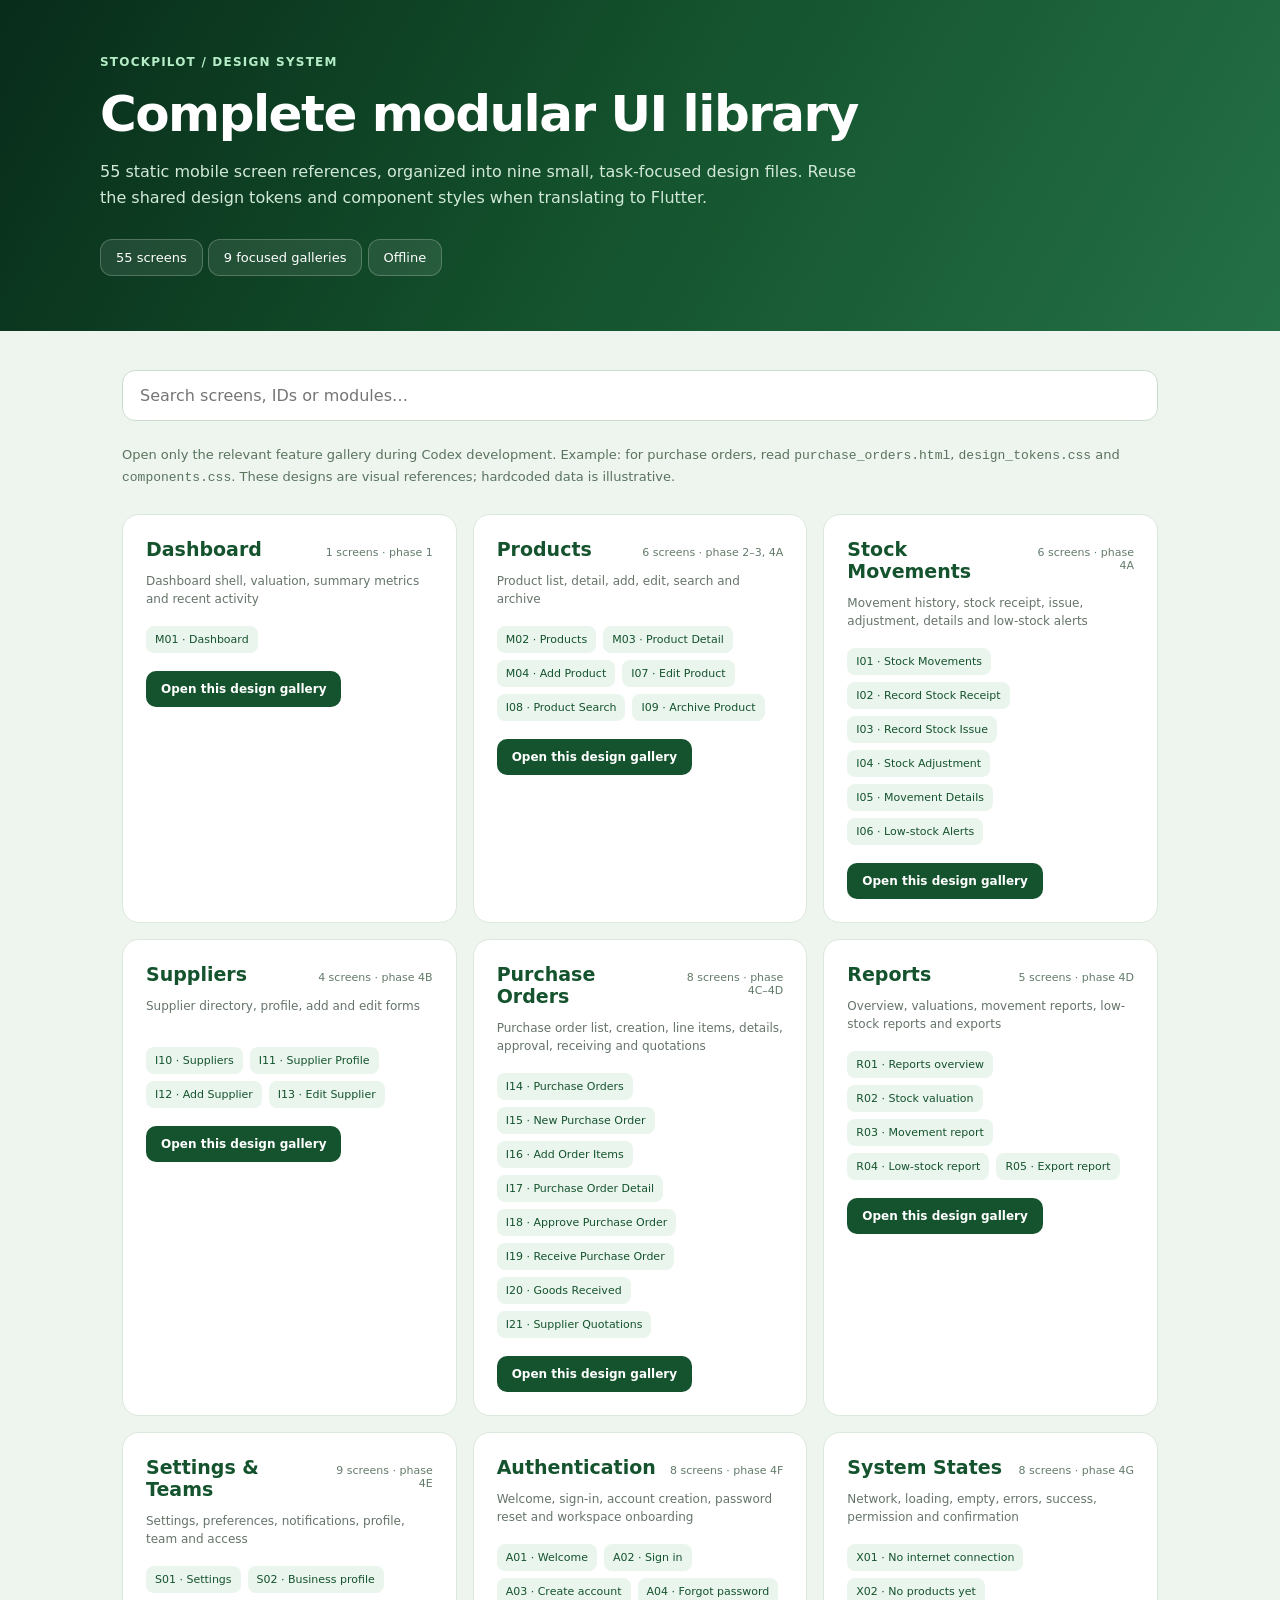
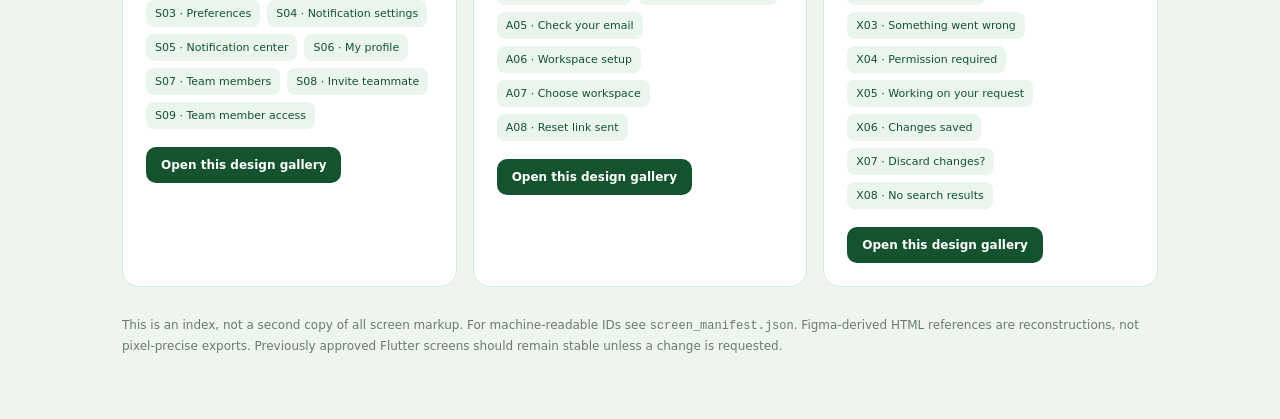
<file: docs/designs/index.html>
<!doctype html><html lang="en"><head><meta charset="utf-8"><meta name="viewport" content="width=device-width,initial-scale=1"><title>StockPilot | Modular UI Design Library</title><link rel="stylesheet" href="design_tokens.css"><style>
*{box-sizing:border-box}body{margin:0;background:#eef5ee;color:var(--ink);font-family:Inter,system-ui,-apple-system,sans-serif}header{padding:55px 24px;background:linear-gradient(120deg,#082c1a,#14532d,#247047);color:white}header .inner{max-width:1080px;margin:auto}header .tag{color:#b5edc7;letter-spacing:.1em;text-transform:uppercase;font-size:12px;font-weight:800}header h1{font-size:clamp(32px,4vw,50px);letter-spacing:-1.5px;margin:16px 0}header p{color:#d2e9da;max-width:780px;line-height:1.6}header .stat{display:inline-block;background:#ffffff17;border:1px solid #ffffff38;border-radius:12px;padding:10px 15px;font-size:13px;margin-top:13px}main{max-width:1080px;padding:27px 22px 65px;margin:auto}.find{position:sticky;top:0;padding:12px 0;background:#eef5eef2;backdrop-filter:blur(10px);z-index:2}.find input{font:inherit;width:100%;padding:15px 17px;border:1px solid #ccdccc;border-radius:13px;outline-color:#16a34a}.tip{font-size:13px;color:#59735f;line-height:1.6;margin:12px 0 25px}.modules{display:grid;grid-template-columns:repeat(auto-fit,minmax(305px,1fr));gap:16px}.module{background:white;border:1px solid #dbe8dc;border-radius:17px;padding:23px}.module-heading{display:flex;justify-content:space-between;gap:10px;align-items:baseline}.module h2{font-size:19px;margin:0;color:#14532d}.module-heading span{font-size:11px;color:#637b6a;text-align:right}.module p{color:#657469;font-size:12px;min-height:32px;line-height:1.5}.links{display:flex;flex-wrap:wrap;gap:7px;margin:18px 0}.links a{display:block;background:#eaf5ed;color:#14532d;border-radius:8px;text-decoration:none;padding:7px 9px;font-size:11px}.links a:hover{background:#d7edd9}.open{color:white;background:#14532d;text-decoration:none;font-size:12px;font-weight:750;display:inline-block;padding:11px 15px;border-radius:10px}.module.hidden{display:none}.foot{color:#687c6e;font-size:12px;line-height:1.7;margin-top:28px}.foot a{color:#14532d}</style></head><body>
<header><div class="inner"><div class="tag">StockPilot / design system</div><h1>Complete modular UI library</h1><p>55 static mobile screen references, organized into nine small, task-focused design files. Reuse the shared design tokens and component styles when translating to Flutter.</p><span class="stat">55 screens</span> <span class="stat">9 focused galleries</span> <span class="stat">Offline</span></div></header>
<main><div class="find"><input id="search" placeholder="Search screens, IDs or modules…" aria-label="Search screen library"></div><p class="tip">Open only the relevant feature gallery during Codex development. Example: for purchase orders, read <code>purchase_orders.html</code>, <code>design_tokens.css</code> and <code>components.css</code>. These designs are visual references; hardcoded data is illustrative.</p><div class="modules"><section class="module" data-search="dashboard dashboard shell, valuation, summary metrics and recent activity"><div class="module-heading"><h2>Dashboard</h2><span>1 screens · phase 1</span></div><p>Dashboard shell, valuation, summary metrics and recent activity</p><div class="links"><a href="dashboard.html#M01" title="Dashboard" data-search="m01 dashboard">M01 · Dashboard</a></div><a class="open" href="dashboard.html">Open this design gallery</a></section><section class="module" data-search="products product list, detail, add, edit, search and archive"><div class="module-heading"><h2>Products</h2><span>6 screens · phase 2–3, 4A</span></div><p>Product list, detail, add, edit, search and archive</p><div class="links"><a href="products.html#M02" title="Products" data-search="m02 products">M02 · Products</a><a href="products.html#M03" title="Product Detail" data-search="m03 product detail">M03 · Product Detail</a><a href="products.html#M04" title="Add Product" data-search="m04 add product">M04 · Add Product</a><a href="products.html#I07" title="Edit Product" data-search="i07 edit product">I07 · Edit Product</a><a href="products.html#I08" title="Product Search" data-search="i08 product search">I08 · Product Search</a><a href="products.html#I09" title="Archive Product" data-search="i09 archive product">I09 · Archive Product</a></div><a class="open" href="products.html">Open this design gallery</a></section><section class="module" data-search="stock movements movement history, stock receipt, issue, adjustment, details and low-stock alerts"><div class="module-heading"><h2>Stock Movements</h2><span>6 screens · phase 4A</span></div><p>Movement history, stock receipt, issue, adjustment, details and low-stock alerts</p><div class="links"><a href="stock_movements.html#I01" title="Stock Movements" data-search="i01 stock movements">I01 · Stock Movements</a><a href="stock_movements.html#I02" title="Record Stock Receipt" data-search="i02 record stock receipt">I02 · Record Stock Receipt</a><a href="stock_movements.html#I03" title="Record Stock Issue" data-search="i03 record stock issue">I03 · Record Stock Issue</a><a href="stock_movements.html#I04" title="Stock Adjustment" data-search="i04 stock adjustment">I04 · Stock Adjustment</a><a href="stock_movements.html#I05" title="Movement Details" data-search="i05 movement details">I05 · Movement Details</a><a href="stock_movements.html#I06" title="Low-stock Alerts" data-search="i06 low-stock alerts">I06 · Low-stock Alerts</a></div><a class="open" href="stock_movements.html">Open this design gallery</a></section><section class="module" data-search="suppliers supplier directory, profile, add and edit forms"><div class="module-heading"><h2>Suppliers</h2><span>4 screens · phase 4B</span></div><p>Supplier directory, profile, add and edit forms</p><div class="links"><a href="suppliers.html#I10" title="Suppliers" data-search="i10 suppliers">I10 · Suppliers</a><a href="suppliers.html#I11" title="Supplier Profile" data-search="i11 supplier profile">I11 · Supplier Profile</a><a href="suppliers.html#I12" title="Add Supplier" data-search="i12 add supplier">I12 · Add Supplier</a><a href="suppliers.html#I13" title="Edit Supplier" data-search="i13 edit supplier">I13 · Edit Supplier</a></div><a class="open" href="suppliers.html">Open this design gallery</a></section><section class="module" data-search="purchase orders purchase order list, creation, line items, details, approval, receiving and quotations"><div class="module-heading"><h2>Purchase Orders</h2><span>8 screens · phase 4C–4D</span></div><p>Purchase order list, creation, line items, details, approval, receiving and quotations</p><div class="links"><a href="purchase_orders.html#I14" title="Purchase Orders" data-search="i14 purchase orders">I14 · Purchase Orders</a><a href="purchase_orders.html#I15" title="New Purchase Order" data-search="i15 new purchase order">I15 · New Purchase Order</a><a href="purchase_orders.html#I16" title="Add Order Items" data-search="i16 add order items">I16 · Add Order Items</a><a href="purchase_orders.html#I17" title="Purchase Order Detail" data-search="i17 purchase order detail">I17 · Purchase Order Detail</a><a href="purchase_orders.html#I18" title="Approve Purchase Order" data-search="i18 approve purchase order">I18 · Approve Purchase Order</a><a href="purchase_orders.html#I19" title="Receive Purchase Order" data-search="i19 receive purchase order">I19 · Receive Purchase Order</a><a href="purchase_orders.html#I20" title="Goods Received" data-search="i20 goods received">I20 · Goods Received</a><a href="purchase_orders.html#I21" title="Supplier Quotations" data-search="i21 supplier quotations">I21 · Supplier Quotations</a></div><a class="open" href="purchase_orders.html">Open this design gallery</a></section><section class="module" data-search="reports overview, valuations, movement reports, low-stock reports and exports"><div class="module-heading"><h2>Reports</h2><span>5 screens · phase 4D</span></div><p>Overview, valuations, movement reports, low-stock reports and exports</p><div class="links"><a href="reports.html#R01" title="Reports overview" data-search="r01 reports overview">R01 · Reports overview</a><a href="reports.html#R02" title="Stock valuation" data-search="r02 stock valuation">R02 · Stock valuation</a><a href="reports.html#R03" title="Movement report" data-search="r03 movement report">R03 · Movement report</a><a href="reports.html#R04" title="Low-stock report" data-search="r04 low-stock report">R04 · Low-stock report</a><a href="reports.html#R05" title="Export report" data-search="r05 export report">R05 · Export report</a></div><a class="open" href="reports.html">Open this design gallery</a></section><section class="module" data-search="settings &amp; teams settings, preferences, notifications, profile, team and access"><div class="module-heading"><h2>Settings &amp; Teams</h2><span>9 screens · phase 4E</span></div><p>Settings, preferences, notifications, profile, team and access</p><div class="links"><a href="settings.html#S01" title="Settings" data-search="s01 settings">S01 · Settings</a><a href="settings.html#S02" title="Business profile" data-search="s02 business profile">S02 · Business profile</a><a href="settings.html#S03" title="Preferences" data-search="s03 preferences">S03 · Preferences</a><a href="settings.html#S04" title="Notification settings" data-search="s04 notification settings">S04 · Notification settings</a><a href="settings.html#S05" title="Notification center" data-search="s05 notification center">S05 · Notification center</a><a href="settings.html#S06" title="My profile" data-search="s06 my profile">S06 · My profile</a><a href="settings.html#S07" title="Team members" data-search="s07 team members">S07 · Team members</a><a href="settings.html#S08" title="Invite teammate" data-search="s08 invite teammate">S08 · Invite teammate</a><a href="settings.html#S09" title="Team member access" data-search="s09 team member access">S09 · Team member access</a></div><a class="open" href="settings.html">Open this design gallery</a></section><section class="module" data-search="authentication welcome, sign-in, account creation, password reset and workspace onboarding"><div class="module-heading"><h2>Authentication</h2><span>8 screens · phase 4F</span></div><p>Welcome, sign-in, account creation, password reset and workspace onboarding</p><div class="links"><a href="authentication.html#A01" title="Welcome" data-search="a01 welcome">A01 · Welcome</a><a href="authentication.html#A02" title="Sign in" data-search="a02 sign in">A02 · Sign in</a><a href="authentication.html#A03" title="Create account" data-search="a03 create account">A03 · Create account</a><a href="authentication.html#A04" title="Forgot password" data-search="a04 forgot password">A04 · Forgot password</a><a href="authentication.html#A05" title="Check your email" data-search="a05 check your email">A05 · Check your email</a><a href="authentication.html#A06" title="Workspace setup" data-search="a06 workspace setup">A06 · Workspace setup</a><a href="authentication.html#A07" title="Choose workspace" data-search="a07 choose workspace">A07 · Choose workspace</a><a href="authentication.html#A08" title="Reset link sent" data-search="a08 reset link sent">A08 · Reset link sent</a></div><a class="open" href="authentication.html">Open this design gallery</a></section><section class="module" data-search="system states network, loading, empty, errors, success, permission and confirmation"><div class="module-heading"><h2>System States</h2><span>8 screens · phase 4G</span></div><p>Network, loading, empty, errors, success, permission and confirmation</p><div class="links"><a href="system_states.html#X01" title="No internet connection" data-search="x01 no internet connection">X01 · No internet connection</a><a href="system_states.html#X02" title="No products yet" data-search="x02 no products yet">X02 · No products yet</a><a href="system_states.html#X03" title="Something went wrong" data-search="x03 something went wrong">X03 · Something went wrong</a><a href="system_states.html#X04" title="Permission required" data-search="x04 permission required">X04 · Permission required</a><a href="system_states.html#X05" title="Working on your request" data-search="x05 working on your request">X05 · Working on your request</a><a href="system_states.html#X06" title="Changes saved" data-search="x06 changes saved">X06 · Changes saved</a><a href="system_states.html#X07" title="Discard changes?" data-search="x07 discard changes?">X07 · Discard changes?</a><a href="system_states.html#X08" title="No search results" data-search="x08 no search results">X08 · No search results</a></div><a class="open" href="system_states.html">Open this design gallery</a></section></div><div class="foot">This is an index, not a second copy of all screen markup. For machine-readable IDs see <code>screen_manifest.json</code>. Figma-derived HTML references are reconstructions, not pixel-precise exports. Previously approved Flutter screens should remain stable unless a change is requested.</div></main>
<script>const q=document.getElementById('search');q.addEventListener('input',()=>{const term=q.value.trim().toLowerCase();for(const s of document.querySelectorAll('.module')){const match=s.textContent.toLowerCase().includes(term);s.classList.toggle('hidden',!match)}})</script></body></html>
</file>
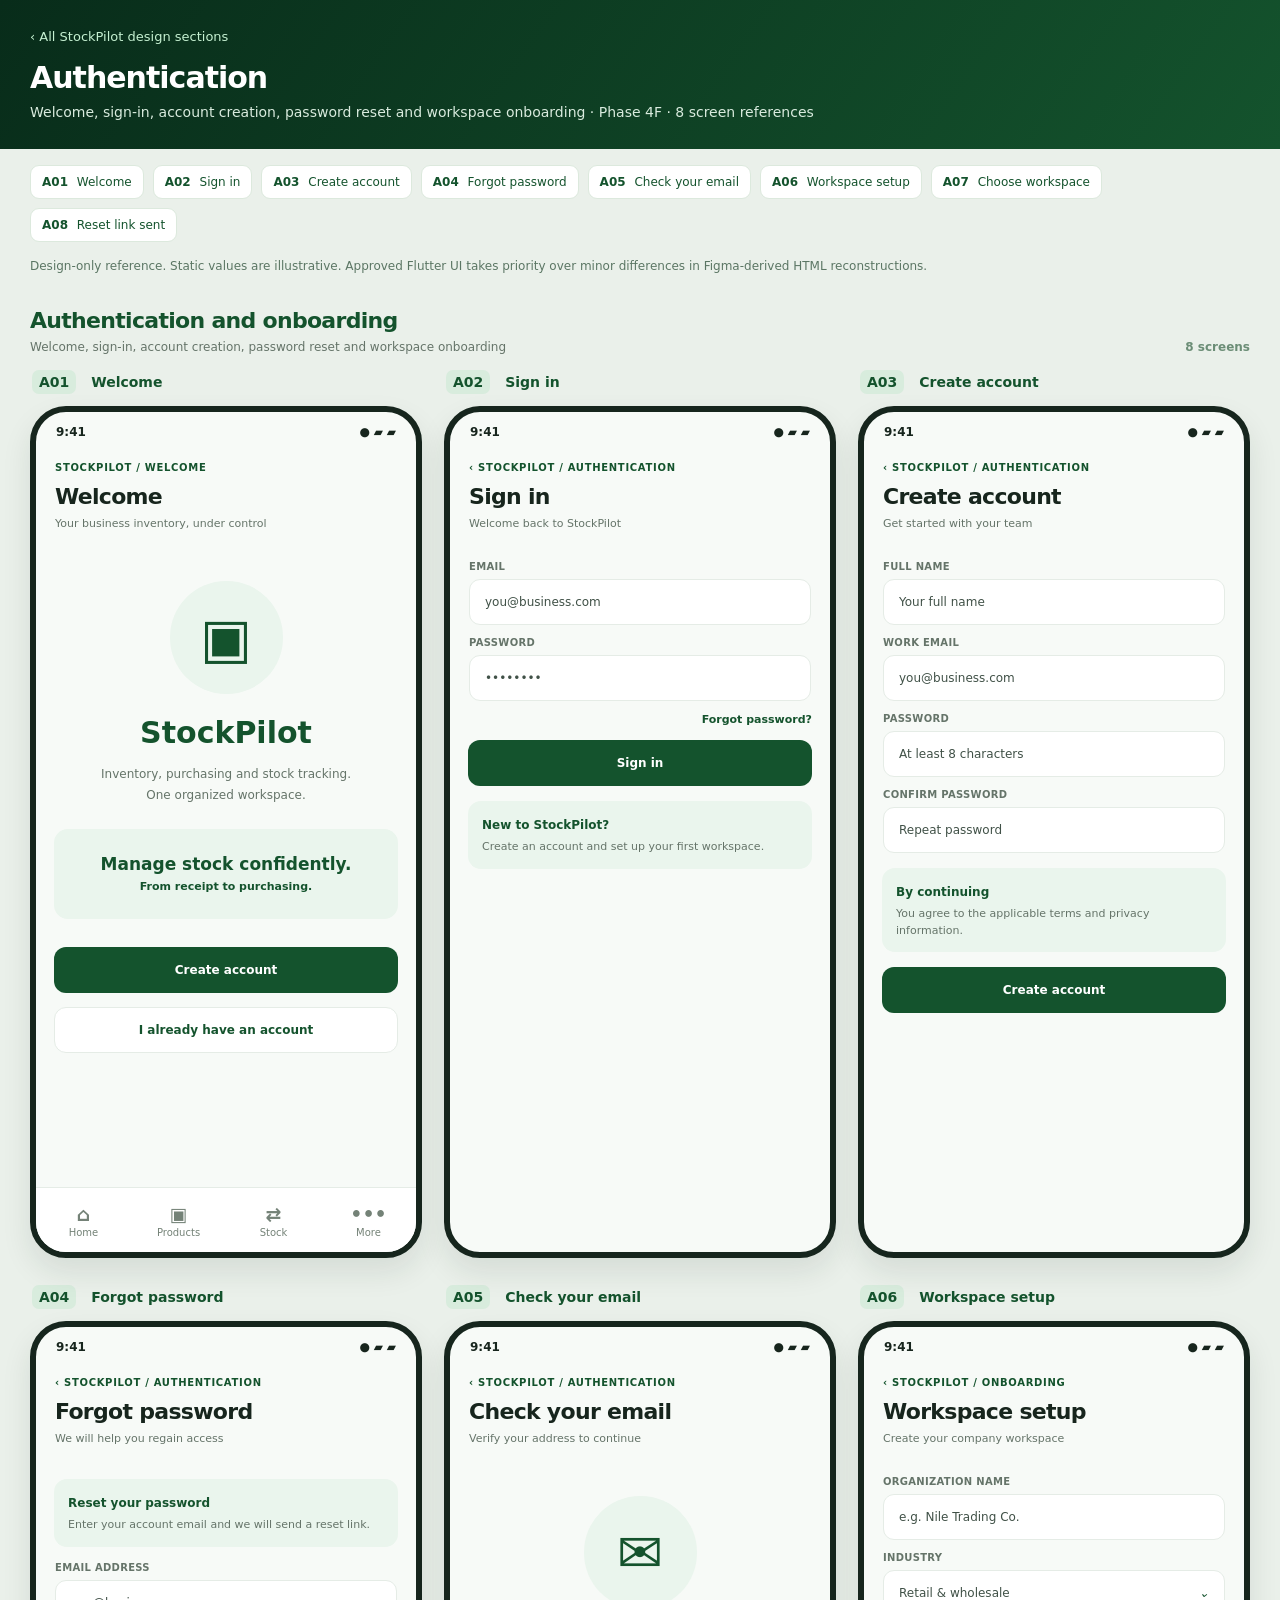
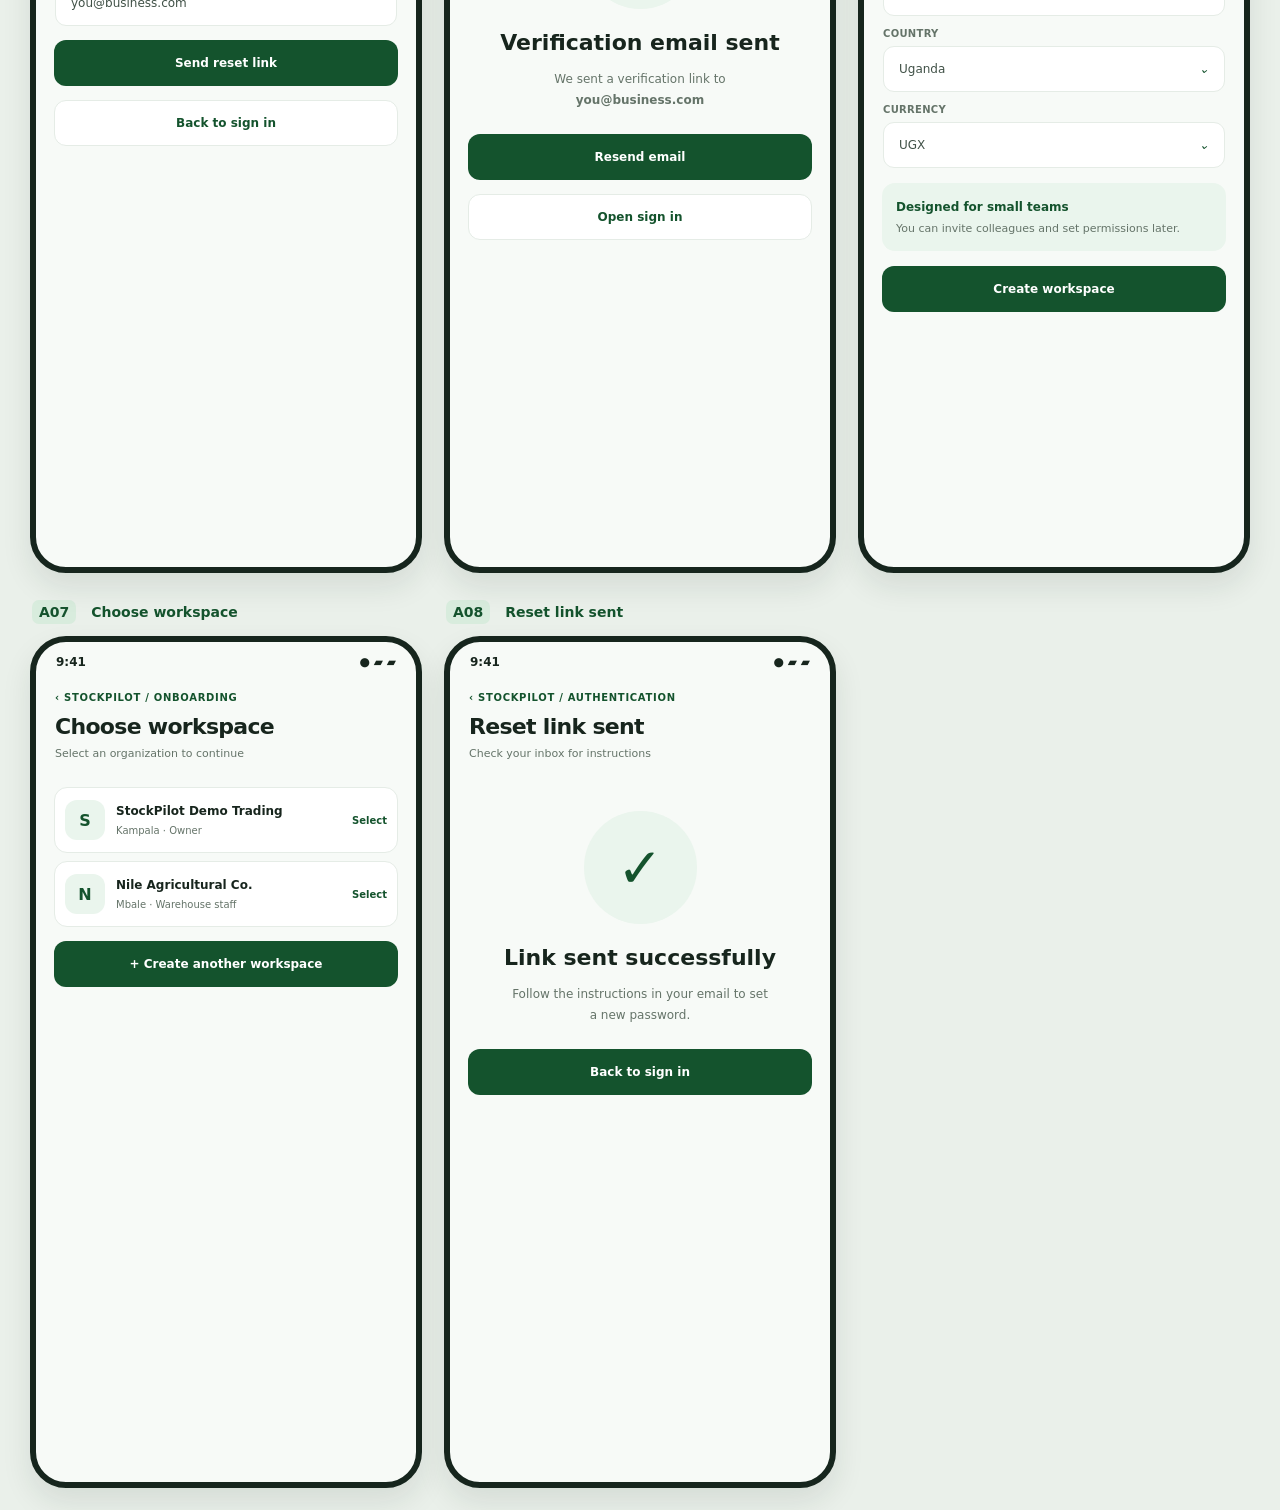
<file: docs/designs/authentication.html>
<!doctype html>
<html lang="en"><head><meta charset="utf-8"><meta name="viewport" content="width=device-width, initial-scale=1">
<title>StockPilot — Authentication (8 screens)</title>
<meta name="description" content="StockPilot focused Authentication UI reference; 8 static phone mockups.">
<link rel="stylesheet" href="design_tokens.css"><link rel="stylesheet" href="components.css">
<!-- CODEX: This is a static HTML/CSS DESIGN REFERENCE, not production UI. Use native Flutter widgets.
     Relevant screen IDs: A01, A02, A03, A04, A05, A06, A07, A08.
     Read THIS file plus design_tokens.css and components.css, not the 55-screen master.
     Screen content is illustrative mock data; do not implement persistence in a UI-only phase.
     Figma-based designs are approximated HTML reconstructions, not exact Figma exports.
     Preserve previously approved Flutter implementations unless explicitly asked to change them. -->
<style>
/* Small page-specific shell styles; screen/phone styling remains in shared CSS. */
.split-top{background:linear-gradient(125deg,#082c1a,#14532d);color:#fff;padding:26px 30px}
.split-top .inner{max-width:1480px;margin:auto}.split-top a{color:#c5f0d1;text-decoration:none;font-size:13px}
.split-top h1{margin:15px 0 7px;font-size:30px;letter-spacing:-1px}.split-top p{margin:0;color:#d9ebde;line-height:1.5;max-width:790px;font-size:14px}
.split-index{max-width:1480px;padding:16px 30px 0;margin:auto;display:flex;flex-wrap:wrap;gap:9px}
.split-index a{text-decoration:none;background:#fff;border:1px solid #dce9dd;border-radius:9px;padding:9px 11px;color:#14532d;font-size:12px}
.split-index strong{margin-right:5px}.split-note{max-width:1480px;margin:15px auto;padding:0 30px;font-size:12px;line-height:1.6;color:#5b7664}
@media(max-width:600px){.split-top{padding:22px 18px}.split-index,.split-note{padding-left:18px;padding-right:18px}}
</style></head><body>
<div class="split-top"><div class="inner"><a href="index.html">‹ All StockPilot design sections</a><h1>Authentication</h1><p>Welcome, sign-in, account creation, password reset and workspace onboarding · Phase 4F · 8 screen references</p></div></div>
<nav class="split-index" aria-label="Screen jump navigation"><a href="#A01"><strong>A01</strong> Welcome</a><a href="#A02"><strong>A02</strong> Sign in</a><a href="#A03"><strong>A03</strong> Create account</a><a href="#A04"><strong>A04</strong> Forgot password</a><a href="#A05"><strong>A05</strong> Check your email</a><a href="#A06"><strong>A06</strong> Workspace setup</a><a href="#A07"><strong>A07</strong> Choose workspace</a><a href="#A08"><strong>A08</strong> Reset link sent</a></nav>
<p class="split-note">Design-only reference. Static values are illustrative. Approved Flutter UI takes priority over minor differences in Figma-derived HTML reconstructions.</p>
<div class="section-block" data-group="authentication-and-onboarding"><div class="group-header"><div><h2>Authentication and onboarding</h2><p>Welcome, sign-in, account creation, password reset and workspace onboarding</p></div><span class="gcount">8 screens</span></div><section class="gallery">
<article class="phone-wrap" data-phase="4F" data-source="html-original" data-title="Welcome" id="A01"><div class="frame-caption"><span>A01</span> Welcome</div><div class="phone"><div class="status"><b>9:41</b><span>● ▰ ▰</span></div><header class="head"><div class="eyebrow">STOCKPILOT  /  WELCOME</div><h2>Welcome</h2><p>Your business inventory, under control</p></header><main><div class="welcome-mark">▣</div><h1 class="hero-title">StockPilot</h1><p class="hero-sub">Inventory, purchasing and stock tracking.<br/>One organized workspace.</p><div class="illustrated">Manage stock confidently.<br/><small>From receipt to purchasing.</small></div><div class="button">Create account</div><div class="button secondary">I already have an account</div></main><div class="bottom"><div class="nav"><span>⌂</span><small>Home</small></div><div class="nav"><span>▣</span><small>Products</small></div><div class="nav"><span>⇄</span><small>Stock</small></div><div class="nav"><span>•••</span><small>More</small></div></div></div></article>
<article class="phone-wrap" data-phase="4F" data-source="html-original" data-title="Sign in" id="A02"><div class="frame-caption"><span>A02</span> Sign in</div><div class="phone"><div class="status"><b>9:41</b><span>● ▰ ▰</span></div><header class="head"><div class="eyebrow">‹  STOCKPILOT  /  AUTHENTICATION</div><h2>Sign in</h2><p>Welcome back to StockPilot</p></header><main><div class="field"><label>EMAIL</label><div class="fake-input">you@business.com</div></div><div class="field"><label>PASSWORD</label><div class="fake-input">••••••••</div></div><div class="minor-link">Forgot password?</div><div class="button">Sign in</div><div class="notice green"><strong>New to StockPilot?</strong><p>Create an account and set up your first workspace.</p></div></main></div></article>
<article class="phone-wrap" data-phase="4F" data-source="html-original" data-title="Create account" id="A03"><div class="frame-caption"><span>A03</span> Create account</div><div class="phone"><div class="status"><b>9:41</b><span>● ▰ ▰</span></div><header class="head"><div class="eyebrow">‹  STOCKPILOT  /  AUTHENTICATION</div><h2>Create account</h2><p>Get started with your team</p></header><main><div class="field"><label>FULL NAME</label><div class="fake-input">Your full name</div></div><div class="field"><label>WORK EMAIL</label><div class="fake-input">you@business.com</div></div><div class="field"><label>PASSWORD</label><div class="fake-input">At least 8 characters</div></div><div class="field"><label>CONFIRM PASSWORD</label><div class="fake-input">Repeat password</div></div><div class="notice green"><strong>By continuing</strong><p>You agree to the applicable terms and privacy information.</p></div><div class="button">Create account</div></main></div></article>
<article class="phone-wrap" data-phase="4F" data-source="html-original" data-title="Forgot password" id="A04"><div class="frame-caption"><span>A04</span> Forgot password</div><div class="phone"><div class="status"><b>9:41</b><span>● ▰ ▰</span></div><header class="head"><div class="eyebrow">‹  STOCKPILOT  /  AUTHENTICATION</div><h2>Forgot password</h2><p>We will help you regain access</p></header><main><div class="notice green"><strong>Reset your password</strong><p>Enter your account email and we will send a reset link.</p></div><div class="field"><label>EMAIL ADDRESS</label><div class="fake-input">you@business.com</div></div><div class="button">Send reset link</div><div class="button secondary">Back to sign in</div></main></div></article>
<article class="phone-wrap" data-phase="4F" data-source="html-original" data-title="Check your email" id="A05"><div class="frame-caption"><span>A05</span> Check your email</div><div class="phone"><div class="status"><b>9:41</b><span>● ▰ ▰</span></div><header class="head"><div class="eyebrow">‹  STOCKPILOT  /  AUTHENTICATION</div><h2>Check your email</h2><p>Verify your address to continue</p></header><main><div class="success-mark">✉</div><h3 class="center-title">Verification email sent</h3><p class="center-p">We sent a verification link to<br/><b>you@business.com</b></p><div class="button">Resend email</div><div class="button secondary">Open sign in</div></main></div></article>
<article class="phone-wrap" data-phase="4F" data-source="html-original" data-title="Workspace setup" id="A06"><div class="frame-caption"><span>A06</span> Workspace setup</div><div class="phone"><div class="status"><b>9:41</b><span>● ▰ ▰</span></div><header class="head"><div class="eyebrow">‹  STOCKPILOT  /  ONBOARDING</div><h2>Workspace setup</h2><p>Create your company workspace</p></header><main><div class="field"><label>ORGANIZATION NAME</label><div class="fake-input">e.g. Nile Trading Co.</div></div><div class="field"><label>INDUSTRY</label><div class="fake-input">Retail &amp; wholesale <i>⌄</i></div></div><div class="field"><label>COUNTRY</label><div class="fake-input">Uganda <i>⌄</i></div></div><div class="field"><label>CURRENCY</label><div class="fake-input">UGX <i>⌄</i></div></div><div class="notice green"><strong>Designed for small teams</strong><p>You can invite colleagues and set permissions later.</p></div><div class="button">Create workspace</div></main></div></article>
<article class="phone-wrap" data-phase="4F" data-source="html-original" data-title="Choose workspace" id="A07"><div class="frame-caption"><span>A07</span> Choose workspace</div><div class="phone"><div class="status"><b>9:41</b><span>● ▰ ▰</span></div><header class="head"><div class="eyebrow">‹  STOCKPILOT  /  ONBOARDING</div><h2>Choose workspace</h2><p>Select an organization to continue</p></header><main><div class="item"><div class="mini green">S</div><div class="itembody"><strong>StockPilot Demo Trading</strong><small>Kampala · Owner</small></div><div class="end">Select</div></div><div class="item"><div class="mini green">N</div><div class="itembody"><strong>Nile Agricultural Co.</strong><small>Mbale · Warehouse staff</small></div><div class="end">Select</div></div><div class="button">+ Create another workspace</div></main></div></article>
<article class="phone-wrap" data-phase="4F" data-source="html-original" data-title="Reset link sent" id="A08"><div class="frame-caption"><span>A08</span> Reset link sent</div><div class="phone"><div class="status"><b>9:41</b><span>● ▰ ▰</span></div><header class="head"><div class="eyebrow">‹  STOCKPILOT  /  AUTHENTICATION</div><h2>Reset link sent</h2><p>Check your inbox for instructions</p></header><main><div class="success-mark">✓</div><h3 class="center-title">Link sent successfully</h3><p class="center-p">Follow the instructions in your email to set a new password.</p><div class="button">Back to sign in</div></main></div></article>
</section></div>
<script type="application/json" id="stockpilot-screen-manifest">[{"id":"A01","title":"Welcome","section":"07 · Authentication & onboarding","phase":"4F","source":"html-original","anchor":"auth","reference_only":true,"file":"authentication.html"},{"id":"A02","title":"Sign in","section":"07 · Authentication & onboarding","phase":"4F","source":"html-original","anchor":"auth","reference_only":true,"file":"authentication.html"},{"id":"A03","title":"Create account","section":"07 · Authentication & onboarding","phase":"4F","source":"html-original","anchor":"auth","reference_only":true,"file":"authentication.html"},{"id":"A04","title":"Forgot password","section":"07 · Authentication & onboarding","phase":"4F","source":"html-original","anchor":"auth","reference_only":true,"file":"authentication.html"},{"id":"A05","title":"Check your email","section":"07 · Authentication & onboarding","phase":"4F","source":"html-original","anchor":"auth","reference_only":true,"file":"authentication.html"},{"id":"A06","title":"Workspace setup","section":"07 · Authentication & onboarding","phase":"4F","source":"html-original","anchor":"auth","reference_only":true,"file":"authentication.html"},{"id":"A07","title":"Choose workspace","section":"07 · Authentication & onboarding","phase":"4F","source":"html-original","anchor":"auth","reference_only":true,"file":"authentication.html"},{"id":"A08","title":"Reset link sent","section":"07 · Authentication & onboarding","phase":"4F","source":"html-original","anchor":"auth","reference_only":true,"file":"authentication.html"}]</script>
</body></html>
</file>
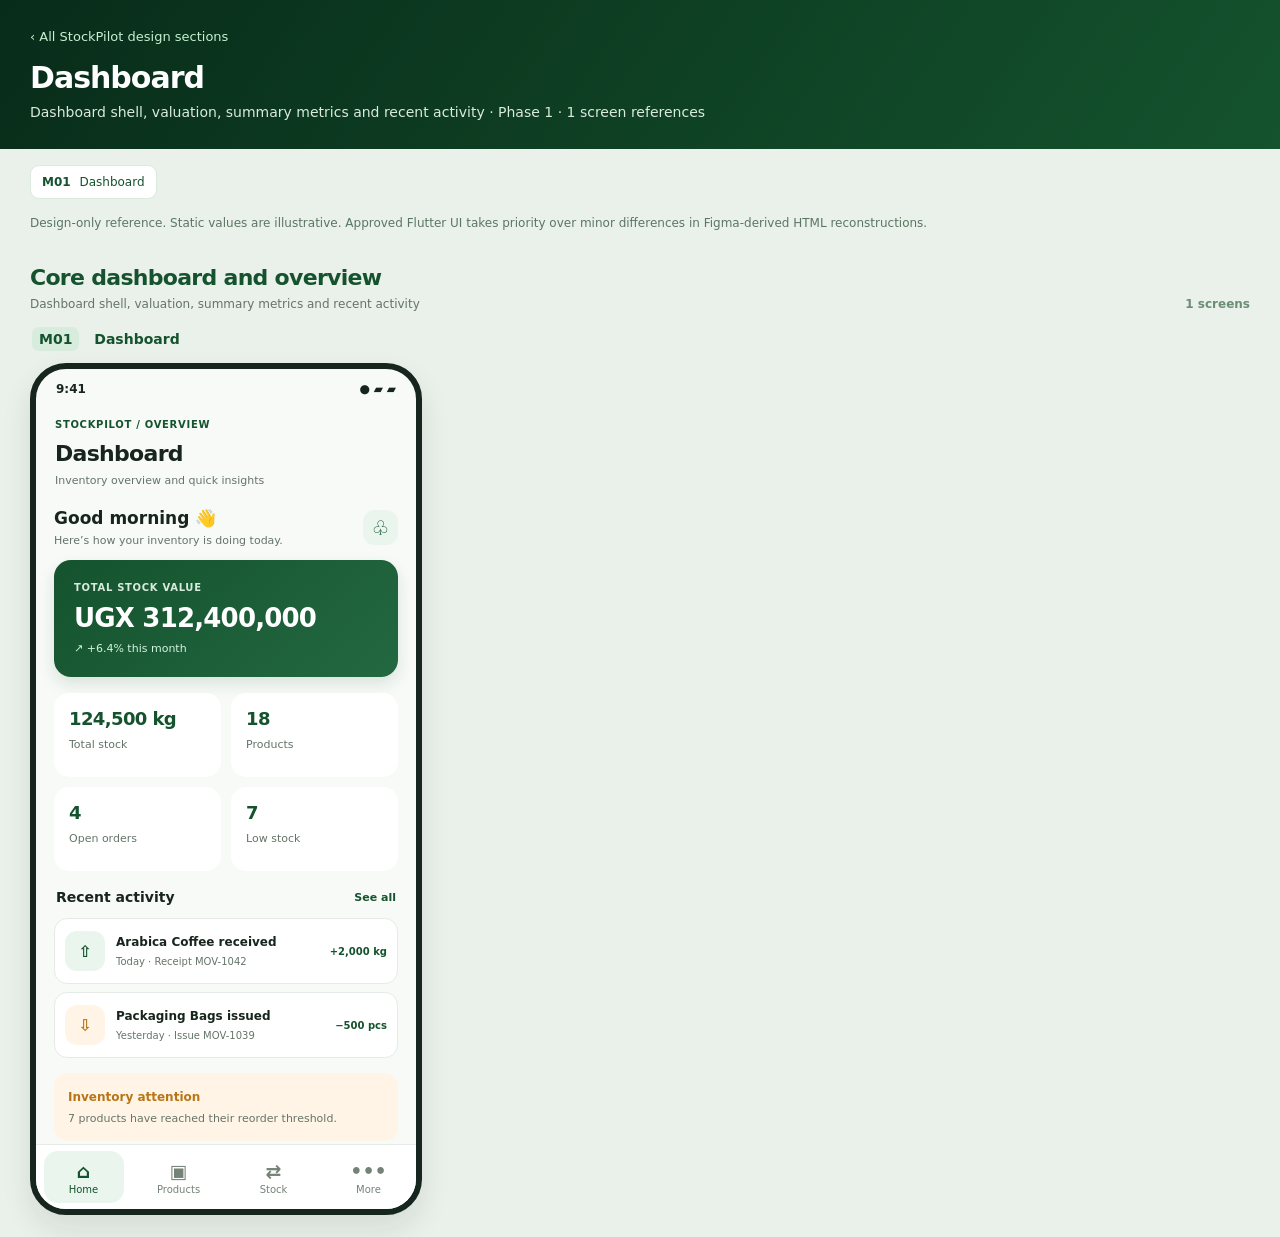
<file: docs/designs/dashboard.html>
<!doctype html>
<html lang="en"><head><meta charset="utf-8"><meta name="viewport" content="width=device-width, initial-scale=1">
<title>StockPilot — Dashboard (1 screens)</title>
<meta name="description" content="StockPilot focused Dashboard UI reference; 1 static phone mockups.">
<link rel="stylesheet" href="design_tokens.css"><link rel="stylesheet" href="components.css">
<!-- CODEX: This is a static HTML/CSS DESIGN REFERENCE, not production UI. Use native Flutter widgets.
     Relevant screen IDs: M01.
     Read THIS file plus design_tokens.css and components.css, not the 55-screen master.
     Screen content is illustrative mock data; do not implement persistence in a UI-only phase.
     Figma-based designs are approximated HTML reconstructions, not exact Figma exports.
     Preserve previously approved Flutter implementations unless explicitly asked to change them. -->
<style>
/* Small page-specific shell styles; screen/phone styling remains in shared CSS. */
.split-top{background:linear-gradient(125deg,#082c1a,#14532d);color:#fff;padding:26px 30px}
.split-top .inner{max-width:1480px;margin:auto}.split-top a{color:#c5f0d1;text-decoration:none;font-size:13px}
.split-top h1{margin:15px 0 7px;font-size:30px;letter-spacing:-1px}.split-top p{margin:0;color:#d9ebde;line-height:1.5;max-width:790px;font-size:14px}
.split-index{max-width:1480px;padding:16px 30px 0;margin:auto;display:flex;flex-wrap:wrap;gap:9px}
.split-index a{text-decoration:none;background:#fff;border:1px solid #dce9dd;border-radius:9px;padding:9px 11px;color:#14532d;font-size:12px}
.split-index strong{margin-right:5px}.split-note{max-width:1480px;margin:15px auto;padding:0 30px;font-size:12px;line-height:1.6;color:#5b7664}
@media(max-width:600px){.split-top{padding:22px 18px}.split-index,.split-note{padding-left:18px;padding-right:18px}}
</style></head><body>
<div class="split-top"><div class="inner"><a href="index.html">‹ All StockPilot design sections</a><h1>Dashboard</h1><p>Dashboard shell, valuation, summary metrics and recent activity · Phase 1 · 1 screen references</p></div></div>
<nav class="split-index" aria-label="Screen jump navigation"><a href="#M01"><strong>M01</strong> Dashboard</a></nav>
<p class="split-note">Design-only reference. Static values are illustrative. Approved Flutter UI takes priority over minor differences in Figma-derived HTML reconstructions.</p>
<div class="section-block" data-group="core-dashboard-and-overview"><div class="group-header"><div><h2>Core dashboard and overview</h2><p>Dashboard shell, valuation, summary metrics and recent activity</p></div><span class="gcount">1 screens</span></div><section class="gallery">
<article class="phone-wrap" data-phase="1" data-source="figma-original-recreated" data-title="Dashboard" id="M01"><div class="frame-caption"><span>M01</span> Dashboard</div><div class="phone"><div class="status"><b>9:41</b><span>● ▰ ▰</span></div><header class="head"><div class="eyebrow">STOCKPILOT / OVERVIEW</div><h2>Dashboard</h2><p>Inventory overview and quick insights</p></header><main><div class="greeting-row"><div><b>Good morning 👋</b><small>Here’s how your inventory is doing today.</small></div><div class="bell">♧</div></div><div class="hero-card"><div class="hero-kicker">TOTAL STOCK VALUE</div><div class="hero-number">UGX 312,400,000</div><div class="hero-foot">↗ +6.4% this month</div></div><div class="metrics"><div class="metric"><strong>124,500 kg</strong><small>Total stock</small></div><div class="metric"><strong>18</strong><small>Products</small></div><div class="metric"><strong>4</strong><small>Open orders</small></div><div class="metric"><strong>7</strong><small>Low stock</small></div></div><div class="section-title"><strong>Recent activity</strong><a>See all</a></div><div class="item"><div class="mini green">⇧</div><div class="itembody"><strong>Arabica Coffee received</strong><small>Today · Receipt MOV-1042</small></div><div class="end">+2,000 kg</div></div><div class="item"><div class="mini amber">⇩</div><div class="itembody"><strong>Packaging Bags issued</strong><small>Yesterday · Issue MOV-1039</small></div><div class="end">−500 pcs</div></div><div class="notice amber"><strong>Inventory attention</strong><p>7 products have reached their reorder threshold.</p></div></main><div class="bottom"><div class="nav on"><span>⌂</span><small>Home</small></div><div class="nav"><span>▣</span><small>Products</small></div><div class="nav"><span>⇄</span><small>Stock</small></div><div class="nav"><span>•••</span><small>More</small></div></div></div></article>
</section></div>
<script type="application/json" id="stockpilot-screen-manifest">[{"id":"M01","title":"Dashboard","section":"01 · Core app","phase":"1","source":"figma-original-recreated","anchor":"mvp","reference_only":true,"file":"dashboard.html"}]</script>
</body></html>
</file>
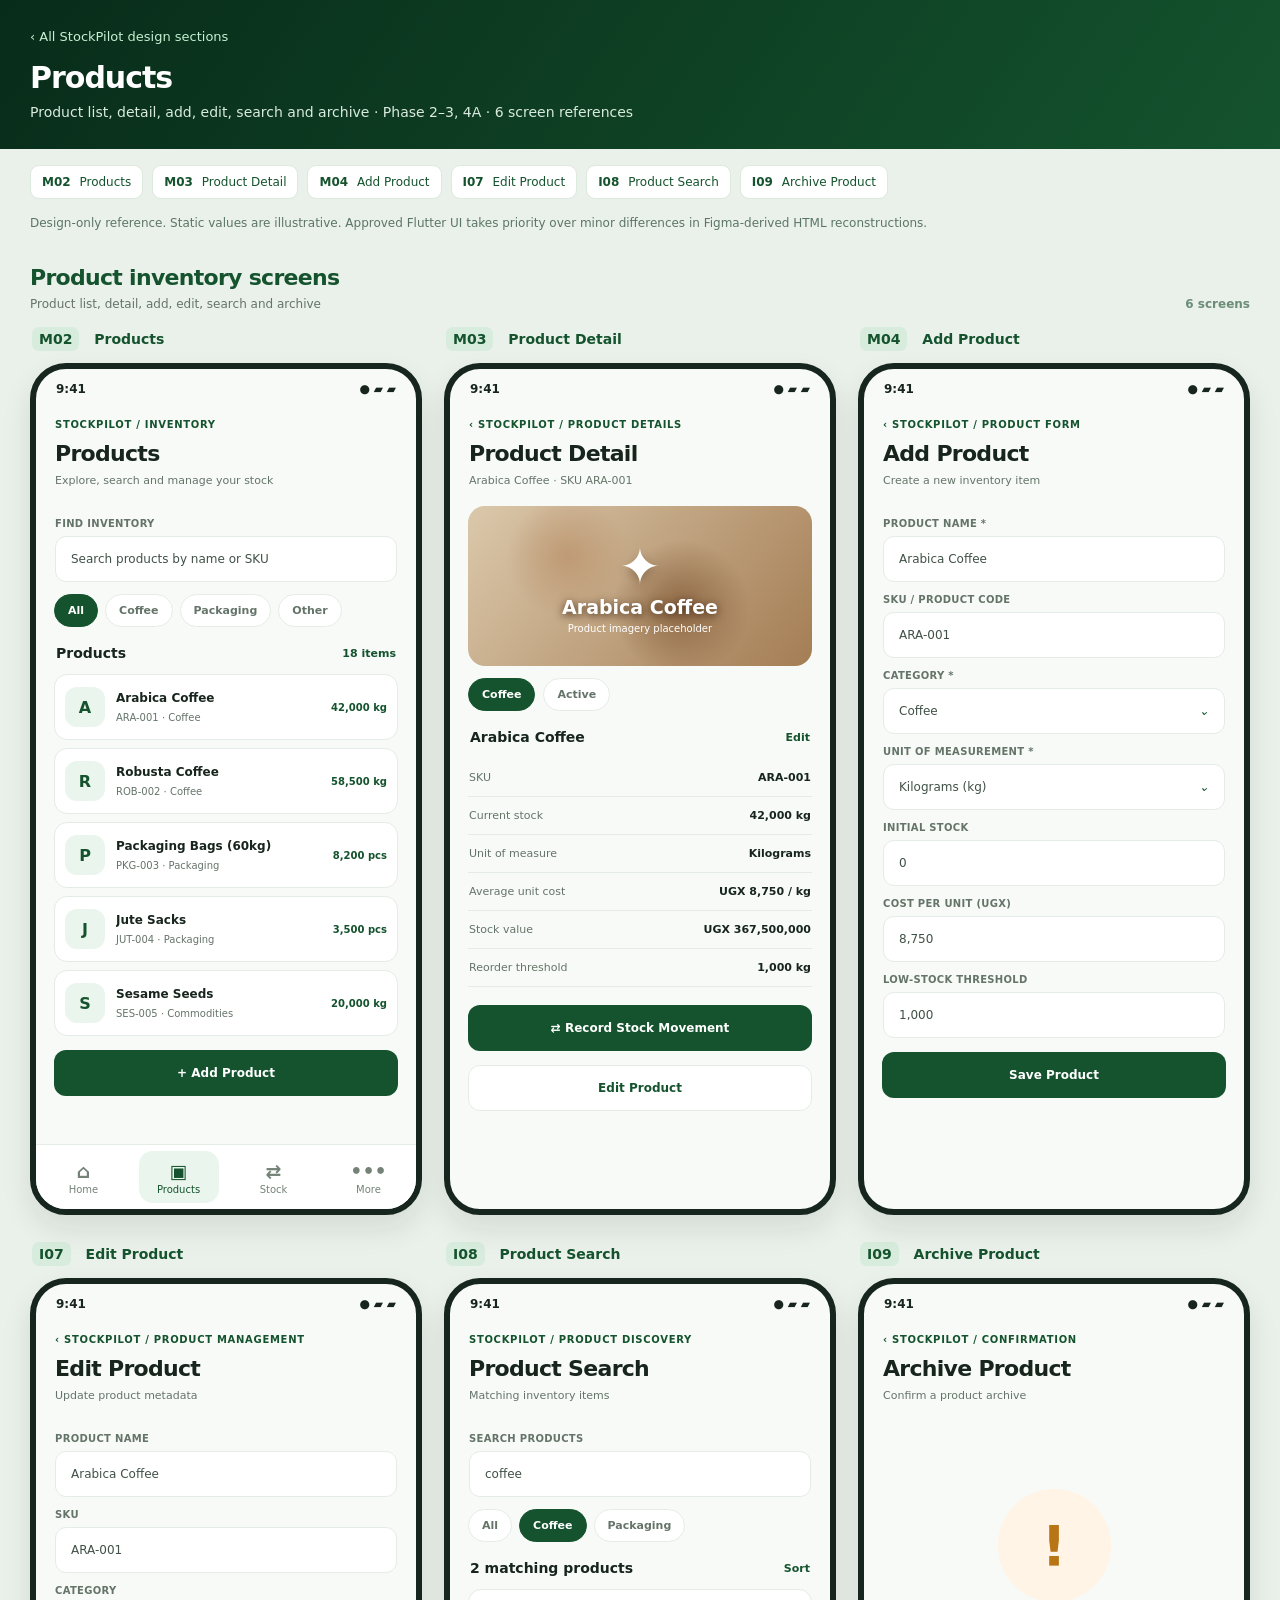
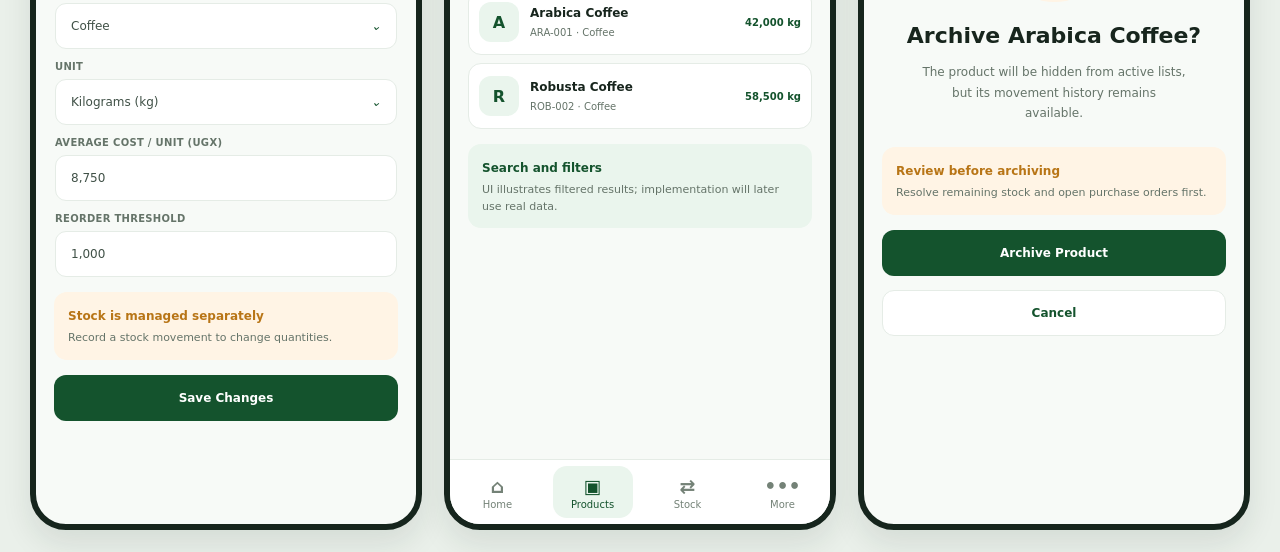
<file: docs/designs/products.html>
<!doctype html>
<html lang="en"><head><meta charset="utf-8"><meta name="viewport" content="width=device-width, initial-scale=1">
<title>StockPilot — Products (6 screens)</title>
<meta name="description" content="StockPilot focused Products UI reference; 6 static phone mockups.">
<link rel="stylesheet" href="design_tokens.css"><link rel="stylesheet" href="components.css">
<!-- CODEX: This is a static HTML/CSS DESIGN REFERENCE, not production UI. Use native Flutter widgets.
     Relevant screen IDs: M02, M03, M04, I07, I08, I09.
     Read THIS file plus design_tokens.css and components.css, not the 55-screen master.
     Screen content is illustrative mock data; do not implement persistence in a UI-only phase.
     Figma-based designs are approximated HTML reconstructions, not exact Figma exports.
     Preserve previously approved Flutter implementations unless explicitly asked to change them. -->
<style>
/* Small page-specific shell styles; screen/phone styling remains in shared CSS. */
.split-top{background:linear-gradient(125deg,#082c1a,#14532d);color:#fff;padding:26px 30px}
.split-top .inner{max-width:1480px;margin:auto}.split-top a{color:#c5f0d1;text-decoration:none;font-size:13px}
.split-top h1{margin:15px 0 7px;font-size:30px;letter-spacing:-1px}.split-top p{margin:0;color:#d9ebde;line-height:1.5;max-width:790px;font-size:14px}
.split-index{max-width:1480px;padding:16px 30px 0;margin:auto;display:flex;flex-wrap:wrap;gap:9px}
.split-index a{text-decoration:none;background:#fff;border:1px solid #dce9dd;border-radius:9px;padding:9px 11px;color:#14532d;font-size:12px}
.split-index strong{margin-right:5px}.split-note{max-width:1480px;margin:15px auto;padding:0 30px;font-size:12px;line-height:1.6;color:#5b7664}
@media(max-width:600px){.split-top{padding:22px 18px}.split-index,.split-note{padding-left:18px;padding-right:18px}}
</style></head><body>
<div class="split-top"><div class="inner"><a href="index.html">‹ All StockPilot design sections</a><h1>Products</h1><p>Product list, detail, add, edit, search and archive · Phase 2–3, 4A · 6 screen references</p></div></div>
<nav class="split-index" aria-label="Screen jump navigation"><a href="#M02"><strong>M02</strong> Products</a><a href="#M03"><strong>M03</strong> Product Detail</a><a href="#M04"><strong>M04</strong> Add Product</a><a href="#I07"><strong>I07</strong> Edit Product</a><a href="#I08"><strong>I08</strong> Product Search</a><a href="#I09"><strong>I09</strong> Archive Product</a></nav>
<p class="split-note">Design-only reference. Static values are illustrative. Approved Flutter UI takes priority over minor differences in Figma-derived HTML reconstructions.</p>
<div class="section-block" data-group="product-inventory-screens"><div class="group-header"><div><h2>Product inventory screens</h2><p>Product list, detail, add, edit, search and archive</p></div><span class="gcount">6 screens</span></div><section class="gallery">
<article class="phone-wrap" data-phase="2" data-source="figma-original-recreated" data-title="Products" id="M02"><div class="frame-caption"><span>M02</span> Products</div><div class="phone"><div class="status"><b>9:41</b><span>● ▰ ▰</span></div><header class="head"><div class="eyebrow">STOCKPILOT / INVENTORY</div><h2>Products</h2><p>Explore, search and manage your stock</p></header><main><div class="field"><label>FIND INVENTORY</label><div class="fake-input">Search products by name or SKU</div></div><div class="chips"><span class="chip selected">All</span><span class="chip">Coffee</span><span class="chip">Packaging</span><span class="chip">Other</span></div><div class="section-title"><strong>Products</strong><a>18 items</a></div><div class="item"><div class="mini green">A</div><div class="itembody"><strong>Arabica Coffee</strong><small>ARA-001 · Coffee</small></div><div class="end">42,000 kg</div></div><div class="item"><div class="mini green">R</div><div class="itembody"><strong>Robusta Coffee</strong><small>ROB-002 · Coffee</small></div><div class="end">58,500 kg</div></div><div class="item"><div class="mini green">P</div><div class="itembody"><strong>Packaging Bags (60kg)</strong><small>PKG-003 · Packaging</small></div><div class="end">8,200 pcs</div></div><div class="item"><div class="mini green">J</div><div class="itembody"><strong>Jute Sacks</strong><small>JUT-004 · Packaging</small></div><div class="end">3,500 pcs</div></div><div class="item"><div class="mini green">S</div><div class="itembody"><strong>Sesame Seeds</strong><small>SES-005 · Commodities</small></div><div class="end">20,000 kg</div></div><div class="button">+ Add Product</div></main><div class="bottom"><div class="nav"><span>⌂</span><small>Home</small></div><div class="nav on"><span>▣</span><small>Products</small></div><div class="nav"><span>⇄</span><small>Stock</small></div><div class="nav"><span>•••</span><small>More</small></div></div></div></article>
<article class="phone-wrap" data-phase="3" data-source="figma-original-recreated" data-title="Product Detail" id="M03"><div class="frame-caption"><span>M03</span> Product Detail</div><div class="phone"><div class="status"><b>9:41</b><span>● ▰ ▰</span></div><header class="head"><div class="eyebrow">‹  STOCKPILOT / PRODUCT DETAILS</div><h2>Product Detail</h2><p>Arabica Coffee · SKU ARA-001</p></header><main><div class="product-art"><div class="product-art-mark">✦</div><strong>Arabica Coffee</strong><small>Product imagery placeholder</small></div><div class="pill-row"><span class="chip selected">Coffee</span><span class="chip">Active</span></div><div class="section-title"><strong>Arabica Coffee</strong><a>Edit</a></div><div class="details"><div><span>SKU</span><strong>ARA-001</strong></div><div><span>Current stock</span><strong>42,000 kg</strong></div><div><span>Unit of measure</span><strong>Kilograms</strong></div><div><span>Average unit cost</span><strong>UGX 8,750 / kg</strong></div><div><span>Stock value</span><strong>UGX 367,500,000</strong></div><div><span>Reorder threshold</span><strong>1,000 kg</strong></div></div><div class="button">⇄  Record Stock Movement</div><div class="button secondary">Edit Product</div></main></div></article>
<article class="phone-wrap" data-phase="3" data-source="figma-original-recreated" data-title="Add Product" id="M04"><div class="frame-caption"><span>M04</span> Add Product</div><div class="phone"><div class="status"><b>9:41</b><span>● ▰ ▰</span></div><header class="head"><div class="eyebrow">‹  STOCKPILOT / PRODUCT FORM</div><h2>Add Product</h2><p>Create a new inventory item</p></header><main><div class="field"><label>PRODUCT NAME *</label><div class="fake-input">Arabica Coffee</div></div><div class="field"><label>SKU / PRODUCT CODE</label><div class="fake-input">ARA-001</div></div><div class="field"><label>CATEGORY *</label><div class="fake-input">Coffee <i>⌄</i></div></div><div class="field"><label>UNIT OF MEASUREMENT *</label><div class="fake-input">Kilograms (kg) <i>⌄</i></div></div><div class="field"><label>INITIAL STOCK</label><div class="fake-input">0</div></div><div class="field"><label>COST PER UNIT (UGX)</label><div class="fake-input">8,750</div></div><div class="field"><label>LOW-STOCK THRESHOLD</label><div class="fake-input">1,000</div></div><div class="button">Save Product</div></main></div></article>
<article class="phone-wrap" data-phase="4A" data-source="figma-expanded-recreated" data-title="Edit Product" id="I07"><div class="frame-caption"><span>I07</span> Edit Product</div><div class="phone"><div class="status"><b>9:41</b><span>● ▰ ▰</span></div><header class="head"><div class="eyebrow">‹  STOCKPILOT / PRODUCT MANAGEMENT</div><h2>Edit Product</h2><p>Update product metadata</p></header><main><div class="field"><label>PRODUCT NAME</label><div class="fake-input">Arabica Coffee</div></div><div class="field"><label>SKU</label><div class="fake-input">ARA-001</div></div><div class="field"><label>CATEGORY</label><div class="fake-input">Coffee <i>⌄</i></div></div><div class="field"><label>UNIT</label><div class="fake-input">Kilograms (kg) <i>⌄</i></div></div><div class="field"><label>AVERAGE COST / UNIT (UGX)</label><div class="fake-input">8,750</div></div><div class="field"><label>REORDER THRESHOLD</label><div class="fake-input">1,000</div></div><div class="notice amber"><strong>Stock is managed separately</strong><p>Record a stock movement to change quantities.</p></div><div class="button">Save Changes</div></main></div></article>
<article class="phone-wrap" data-phase="4A" data-source="figma-expanded-recreated" data-title="Product Search" id="I08"><div class="frame-caption"><span>I08</span> Product Search</div><div class="phone"><div class="status"><b>9:41</b><span>● ▰ ▰</span></div><header class="head"><div class="eyebrow">STOCKPILOT / PRODUCT DISCOVERY</div><h2>Product Search</h2><p>Matching inventory items</p></header><main><div class="field"><label>SEARCH PRODUCTS</label><div class="fake-input">coffee</div></div><div class="chips"><span class="chip">All</span><span class="chip selected">Coffee</span><span class="chip">Packaging</span></div><div class="section-title"><strong>2 matching products</strong><a>Sort</a></div><div class="item"><div class="mini green">A</div><div class="itembody"><strong>Arabica Coffee</strong><small>ARA-001 · Coffee</small></div><div class="end">42,000 kg</div></div><div class="item"><div class="mini green">R</div><div class="itembody"><strong>Robusta Coffee</strong><small>ROB-002 · Coffee</small></div><div class="end">58,500 kg</div></div><div class="notice green"><strong>Search and filters</strong><p>UI illustrates filtered results; implementation will later use real data.</p></div></main><div class="bottom"><div class="nav"><span>⌂</span><small>Home</small></div><div class="nav on"><span>▣</span><small>Products</small></div><div class="nav"><span>⇄</span><small>Stock</small></div><div class="nav"><span>•••</span><small>More</small></div></div></div></article>
<article class="phone-wrap" data-phase="4A" data-source="figma-expanded-recreated" data-title="Archive Product" id="I09"><div class="frame-caption"><span>I09</span> Archive Product</div><div class="phone"><div class="status"><b>9:41</b><span>● ▰ ▰</span></div><header class="head"><div class="eyebrow">‹  STOCKPILOT / CONFIRMATION</div><h2>Archive Product</h2><p>Confirm a product archive</p></header><main><div class="state-illustration ambericon">!</div><h3 class="center-title">Archive Arabica Coffee?</h3><p class="center-p">The product will be hidden from active lists, but its movement history remains available.</p><div class="notice amber"><strong>Review before archiving</strong><p>Resolve remaining stock and open purchase orders first.</p></div><div class="button">Archive Product</div><div class="button secondary">Cancel</div></main></div></article>
</section></div>
<script type="application/json" id="stockpilot-screen-manifest">[{"id":"M02","title":"Products","section":"01 · Core app","phase":"2","source":"figma-original-recreated","anchor":"mvp","reference_only":true,"file":"products.html"},{"id":"M03","title":"Product Detail","section":"01 · Core app","phase":"3","source":"figma-original-recreated","anchor":"mvp","reference_only":true,"file":"products.html"},{"id":"M04","title":"Add Product","section":"01 · Core app","phase":"3","source":"figma-original-recreated","anchor":"mvp","reference_only":true,"file":"products.html"},{"id":"I07","title":"Edit Product","section":"02 · Stock movements","phase":"4A","source":"figma-expanded-recreated","anchor":"stock","reference_only":true,"file":"products.html"},{"id":"I08","title":"Product Search","section":"02 · Stock movements","phase":"4A","source":"figma-expanded-recreated","anchor":"stock","reference_only":true,"file":"products.html"},{"id":"I09","title":"Archive Product","section":"02 · Stock movements","phase":"4A","source":"figma-expanded-recreated","anchor":"stock","reference_only":true,"file":"products.html"}]</script>
</body></html>
</file>
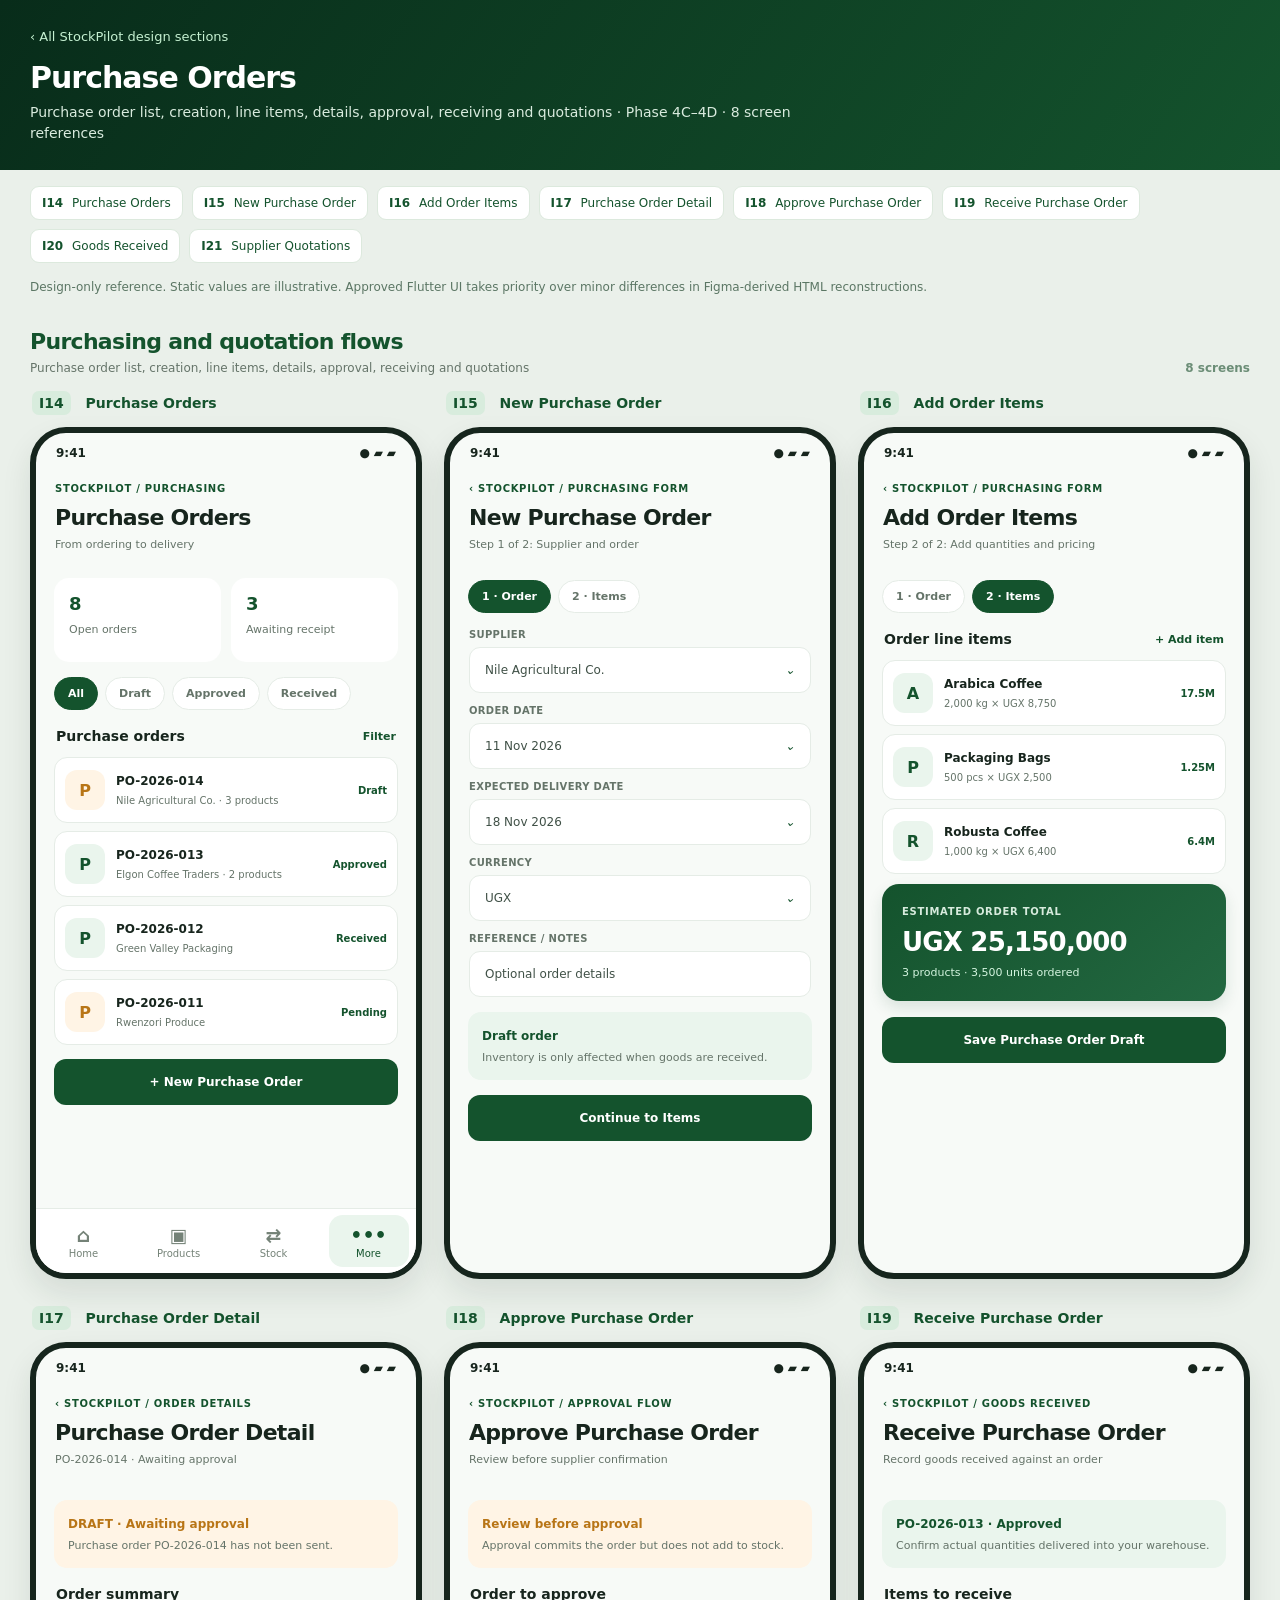
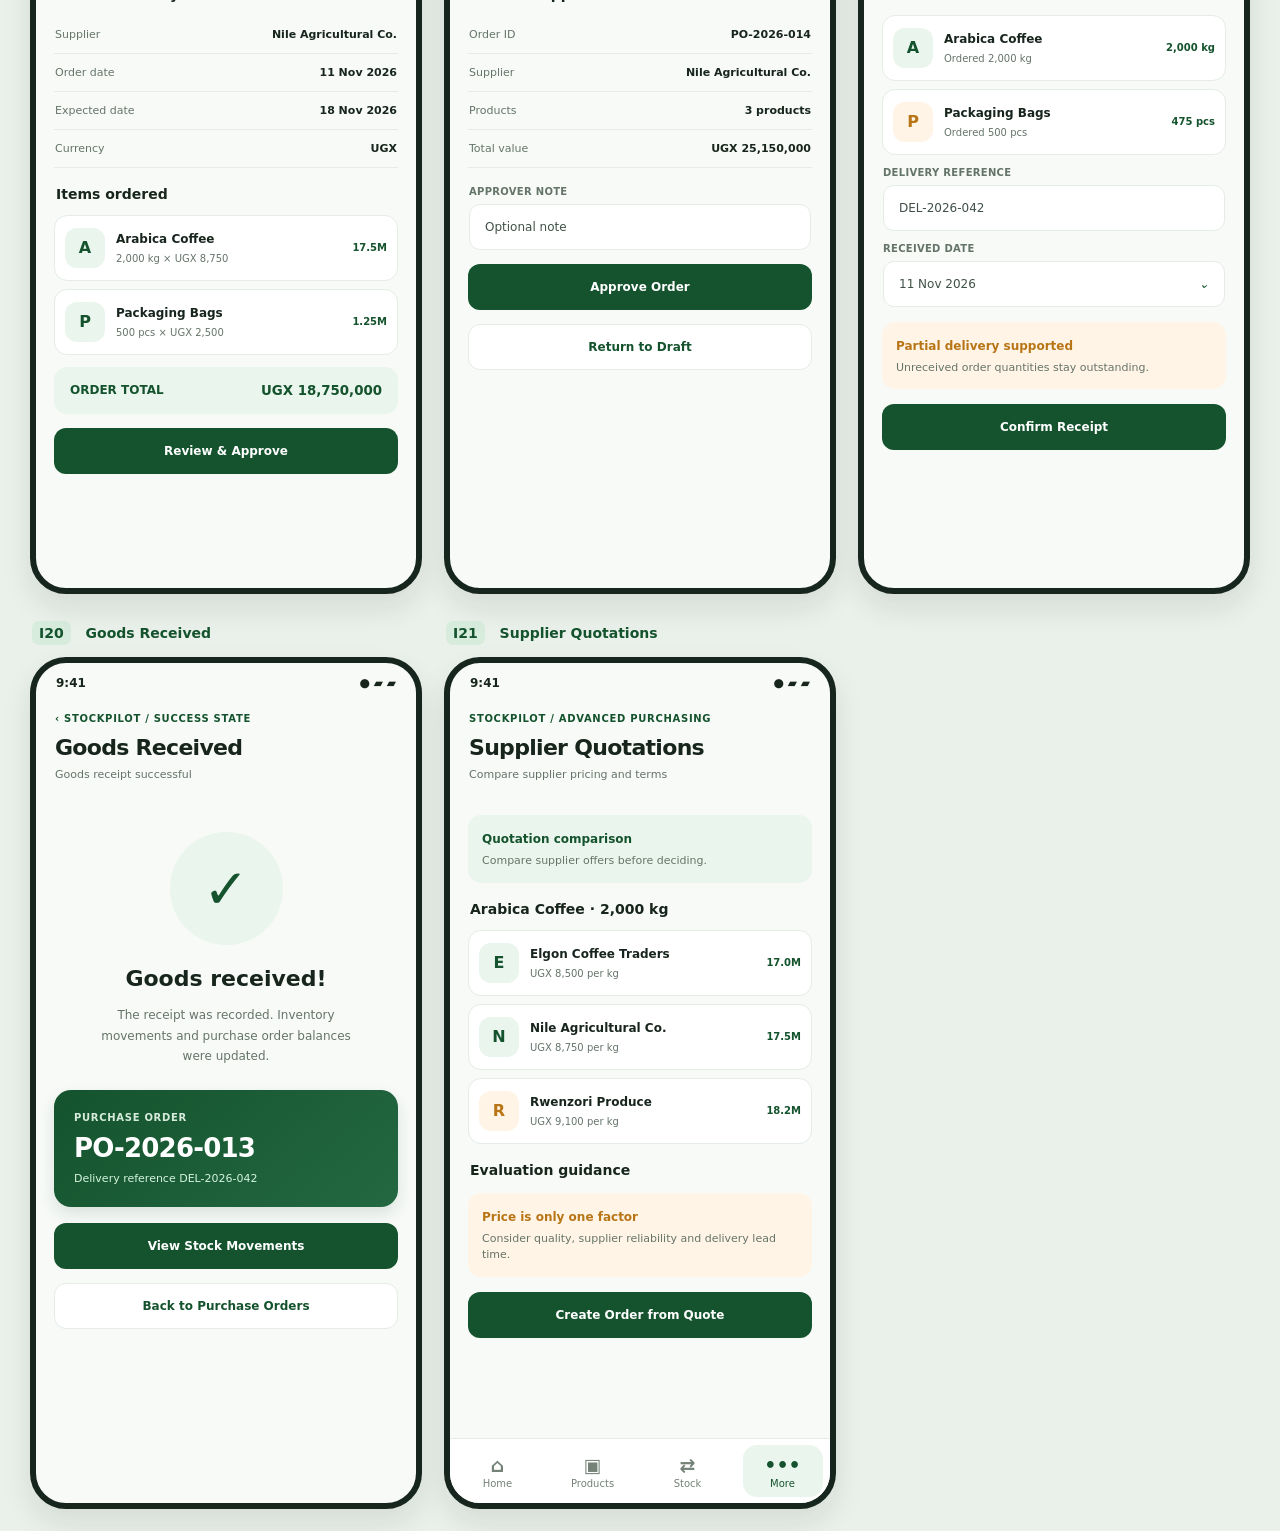
<file: docs/designs/purchase_orders.html>
<!doctype html>
<html lang="en"><head><meta charset="utf-8"><meta name="viewport" content="width=device-width, initial-scale=1">
<title>StockPilot — Purchase Orders (8 screens)</title>
<meta name="description" content="StockPilot focused Purchase Orders UI reference; 8 static phone mockups.">
<link rel="stylesheet" href="design_tokens.css"><link rel="stylesheet" href="components.css">
<!-- CODEX: This is a static HTML/CSS DESIGN REFERENCE, not production UI. Use native Flutter widgets.
     Relevant screen IDs: I14, I15, I16, I17, I18, I19, I20, I21.
     Read THIS file plus design_tokens.css and components.css, not the 55-screen master.
     Screen content is illustrative mock data; do not implement persistence in a UI-only phase.
     Figma-based designs are approximated HTML reconstructions, not exact Figma exports.
     Preserve previously approved Flutter implementations unless explicitly asked to change them. -->
<style>
/* Small page-specific shell styles; screen/phone styling remains in shared CSS. */
.split-top{background:linear-gradient(125deg,#082c1a,#14532d);color:#fff;padding:26px 30px}
.split-top .inner{max-width:1480px;margin:auto}.split-top a{color:#c5f0d1;text-decoration:none;font-size:13px}
.split-top h1{margin:15px 0 7px;font-size:30px;letter-spacing:-1px}.split-top p{margin:0;color:#d9ebde;line-height:1.5;max-width:790px;font-size:14px}
.split-index{max-width:1480px;padding:16px 30px 0;margin:auto;display:flex;flex-wrap:wrap;gap:9px}
.split-index a{text-decoration:none;background:#fff;border:1px solid #dce9dd;border-radius:9px;padding:9px 11px;color:#14532d;font-size:12px}
.split-index strong{margin-right:5px}.split-note{max-width:1480px;margin:15px auto;padding:0 30px;font-size:12px;line-height:1.6;color:#5b7664}
@media(max-width:600px){.split-top{padding:22px 18px}.split-index,.split-note{padding-left:18px;padding-right:18px}}
</style></head><body>
<div class="split-top"><div class="inner"><a href="index.html">‹ All StockPilot design sections</a><h1>Purchase Orders</h1><p>Purchase order list, creation, line items, details, approval, receiving and quotations · Phase 4C–4D · 8 screen references</p></div></div>
<nav class="split-index" aria-label="Screen jump navigation"><a href="#I14"><strong>I14</strong> Purchase Orders</a><a href="#I15"><strong>I15</strong> New Purchase Order</a><a href="#I16"><strong>I16</strong> Add Order Items</a><a href="#I17"><strong>I17</strong> Purchase Order Detail</a><a href="#I18"><strong>I18</strong> Approve Purchase Order</a><a href="#I19"><strong>I19</strong> Receive Purchase Order</a><a href="#I20"><strong>I20</strong> Goods Received</a><a href="#I21"><strong>I21</strong> Supplier Quotations</a></nav>
<p class="split-note">Design-only reference. Static values are illustrative. Approved Flutter UI takes priority over minor differences in Figma-derived HTML reconstructions.</p>
<div class="section-block" data-group="purchasing-and-quotation-flows"><div class="group-header"><div><h2>Purchasing and quotation flows</h2><p>Purchase order list, creation, line items, details, approval, receiving and quotations</p></div><span class="gcount">8 screens</span></div><section class="gallery">
<article class="phone-wrap" data-phase="4C" data-source="figma-expanded-recreated" data-title="Purchase Orders" id="I14"><div class="frame-caption"><span>I14</span> Purchase Orders</div><div class="phone"><div class="status"><b>9:41</b><span>● ▰ ▰</span></div><header class="head"><div class="eyebrow">STOCKPILOT / PURCHASING</div><h2>Purchase Orders</h2><p>From ordering to delivery</p></header><main><div class="metrics"><div class="metric"><strong>8</strong><small>Open orders</small></div><div class="metric"><strong>3</strong><small>Awaiting receipt</small></div></div><div class="chips"><span class="chip selected">All</span><span class="chip">Draft</span><span class="chip">Approved</span><span class="chip">Received</span></div><div class="section-title"><strong>Purchase orders</strong><a>Filter</a></div><div class="item"><div class="mini amber">P</div><div class="itembody"><strong>PO-2026-014</strong><small>Nile Agricultural Co. · 3 products</small></div><div class="end">Draft</div></div><div class="item"><div class="mini green">P</div><div class="itembody"><strong>PO-2026-013</strong><small>Elgon Coffee Traders · 2 products</small></div><div class="end">Approved</div></div><div class="item"><div class="mini green">P</div><div class="itembody"><strong>PO-2026-012</strong><small>Green Valley Packaging</small></div><div class="end">Received</div></div><div class="item"><div class="mini amber">P</div><div class="itembody"><strong>PO-2026-011</strong><small>Rwenzori Produce</small></div><div class="end">Pending</div></div><div class="button">+ New Purchase Order</div></main><div class="bottom"><div class="nav"><span>⌂</span><small>Home</small></div><div class="nav"><span>▣</span><small>Products</small></div><div class="nav"><span>⇄</span><small>Stock</small></div><div class="nav on"><span>•••</span><small>More</small></div></div></div></article>
<article class="phone-wrap" data-phase="4C" data-source="figma-expanded-recreated" data-title="New Purchase Order" id="I15"><div class="frame-caption"><span>I15</span> New Purchase Order</div><div class="phone"><div class="status"><b>9:41</b><span>● ▰ ▰</span></div><header class="head"><div class="eyebrow">‹  STOCKPILOT / PURCHASING FORM</div><h2>New Purchase Order</h2><p>Step 1 of 2: Supplier and order</p></header><main><div class="chips"><span class="chip selected">1 · Order</span><span class="chip">2 · Items</span></div><div class="field"><label>SUPPLIER</label><div class="fake-input">Nile Agricultural Co. <i>⌄</i></div></div><div class="field"><label>ORDER DATE</label><div class="fake-input">11 Nov 2026 <i>⌄</i></div></div><div class="field"><label>EXPECTED DELIVERY DATE</label><div class="fake-input">18 Nov 2026 <i>⌄</i></div></div><div class="field"><label>CURRENCY</label><div class="fake-input">UGX <i>⌄</i></div></div><div class="field"><label>REFERENCE / NOTES</label><div class="fake-input">Optional order details</div></div><div class="notice green"><strong>Draft order</strong><p>Inventory is only affected when goods are received.</p></div><div class="button">Continue to Items</div></main></div></article>
<article class="phone-wrap" data-phase="4C" data-source="figma-expanded-recreated" data-title="Add Order Items" id="I16"><div class="frame-caption"><span>I16</span> Add Order Items</div><div class="phone"><div class="status"><b>9:41</b><span>● ▰ ▰</span></div><header class="head"><div class="eyebrow">‹  STOCKPILOT / PURCHASING FORM</div><h2>Add Order Items</h2><p>Step 2 of 2: Add quantities and pricing</p></header><main><div class="chips"><span class="chip">1 · Order</span><span class="chip selected">2 · Items</span></div><div class="section-title"><strong>Order line items</strong><a>+ Add item</a></div><div class="item"><div class="mini green">A</div><div class="itembody"><strong>Arabica Coffee</strong><small>2,000 kg × UGX 8,750</small></div><div class="end">17.5M</div></div><div class="item"><div class="mini green">P</div><div class="itembody"><strong>Packaging Bags</strong><small>500 pcs × UGX 2,500</small></div><div class="end">1.25M</div></div><div class="item"><div class="mini green">R</div><div class="itembody"><strong>Robusta Coffee</strong><small>1,000 kg × UGX 6,400</small></div><div class="end">6.4M</div></div><div class="hero-card"><div class="hero-kicker">ESTIMATED ORDER TOTAL</div><div class="hero-number">UGX 25,150,000</div><div class="hero-foot">3 products · 3,500 units ordered</div></div><div class="button">Save Purchase Order Draft</div></main></div></article>
<article class="phone-wrap" data-phase="4C" data-source="figma-expanded-recreated" data-title="Purchase Order Detail" id="I17"><div class="frame-caption"><span>I17</span> Purchase Order Detail</div><div class="phone"><div class="status"><b>9:41</b><span>● ▰ ▰</span></div><header class="head"><div class="eyebrow">‹  STOCKPILOT / ORDER DETAILS</div><h2>Purchase Order Detail</h2><p>PO-2026-014 · Awaiting approval</p></header><main><div class="notice amber"><strong>DRAFT · Awaiting approval</strong><p>Purchase order PO-2026-014 has not been sent.</p></div><div class="section-title"><strong>Order summary</strong><a></a></div><div class="details"><div><span>Supplier</span><strong>Nile Agricultural Co.</strong></div><div><span>Order date</span><strong>11 Nov 2026</strong></div><div><span>Expected date</span><strong>18 Nov 2026</strong></div><div><span>Currency</span><strong>UGX</strong></div></div><div class="section-title"><strong>Items ordered</strong><a></a></div><div class="item"><div class="mini green">A</div><div class="itembody"><strong>Arabica Coffee</strong><small>2,000 kg × UGX 8,750</small></div><div class="end">17.5M</div></div><div class="item"><div class="mini green">P</div><div class="itembody"><strong>Packaging Bags</strong><small>500 pcs × UGX 2,500</small></div><div class="end">1.25M</div></div><div class="focus-note"><strong>ORDER TOTAL</strong><small>UGX 18,750,000</small></div><div class="button">Review &amp; Approve</div></main></div></article>
<article class="phone-wrap" data-phase="4C" data-source="figma-expanded-recreated" data-title="Approve Purchase Order" id="I18"><div class="frame-caption"><span>I18</span> Approve Purchase Order</div><div class="phone"><div class="status"><b>9:41</b><span>● ▰ ▰</span></div><header class="head"><div class="eyebrow">‹  STOCKPILOT / APPROVAL FLOW</div><h2>Approve Purchase Order</h2><p>Review before supplier confirmation</p></header><main><div class="notice amber"><strong>Review before approval</strong><p>Approval commits the order but does not add to stock.</p></div><div class="section-title"><strong>Order to approve</strong><a></a></div><div class="details"><div><span>Order ID</span><strong>PO-2026-014</strong></div><div><span>Supplier</span><strong>Nile Agricultural Co.</strong></div><div><span>Products</span><strong>3 products</strong></div><div><span>Total value</span><strong>UGX 25,150,000</strong></div></div><div class="field"><label>APPROVER NOTE</label><div class="fake-input">Optional note</div></div><div class="button">Approve Order</div><div class="button secondary">Return to Draft</div></main></div></article>
<article class="phone-wrap" data-phase="4C" data-source="figma-expanded-recreated" data-title="Receive Purchase Order" id="I19"><div class="frame-caption"><span>I19</span> Receive Purchase Order</div><div class="phone"><div class="status"><b>9:41</b><span>● ▰ ▰</span></div><header class="head"><div class="eyebrow">‹  STOCKPILOT / GOODS RECEIVED</div><h2>Receive Purchase Order</h2><p>Record goods received against an order</p></header><main><div class="notice green"><strong>PO-2026-013 · Approved</strong><p>Confirm actual quantities delivered into your warehouse.</p></div><div class="section-title"><strong>Items to receive</strong><a></a></div><div class="item"><div class="mini green">A</div><div class="itembody"><strong>Arabica Coffee</strong><small>Ordered 2,000 kg</small></div><div class="end">2,000 kg</div></div><div class="item"><div class="mini amber">P</div><div class="itembody"><strong>Packaging Bags</strong><small>Ordered 500 pcs</small></div><div class="end">475 pcs</div></div><div class="field"><label>DELIVERY REFERENCE</label><div class="fake-input">DEL-2026-042</div></div><div class="field"><label>RECEIVED DATE</label><div class="fake-input">11 Nov 2026 <i>⌄</i></div></div><div class="notice amber"><strong>Partial delivery supported</strong><p>Unreceived order quantities stay outstanding.</p></div><div class="button">Confirm Receipt</div></main></div></article>
<article class="phone-wrap" data-phase="4C" data-source="figma-expanded-recreated" data-title="Goods Received" id="I20"><div class="frame-caption"><span>I20</span> Goods Received</div><div class="phone"><div class="status"><b>9:41</b><span>● ▰ ▰</span></div><header class="head"><div class="eyebrow">‹  STOCKPILOT / SUCCESS STATE</div><h2>Goods Received</h2><p>Goods receipt successful</p></header><main><div class="success-mark">✓</div><h3 class="center-title">Goods received!</h3><p class="center-p">The receipt was recorded. Inventory movements and purchase order balances were updated.</p><div class="hero-card"><div class="hero-kicker">PURCHASE ORDER</div><div class="hero-number">PO-2026-013</div><div class="hero-foot">Delivery reference DEL-2026-042</div></div><div class="button">View Stock Movements</div><div class="button secondary">Back to Purchase Orders</div></main></div></article>
<article class="phone-wrap" data-phase="4D" data-source="figma-expanded-recreated" data-title="Supplier Quotations" id="I21"><div class="frame-caption"><span>I21</span> Supplier Quotations</div><div class="phone"><div class="status"><b>9:41</b><span>● ▰ ▰</span></div><header class="head"><div class="eyebrow">STOCKPILOT / ADVANCED PURCHASING</div><h2>Supplier Quotations</h2><p>Compare supplier pricing and terms</p></header><main><div class="notice green"><strong>Quotation comparison</strong><p>Compare supplier offers before deciding.</p></div><div class="section-title"><strong>Arabica Coffee · 2,000 kg</strong><a></a></div><div class="item"><div class="mini green">E</div><div class="itembody"><strong>Elgon Coffee Traders</strong><small>UGX 8,500 per kg</small></div><div class="end">17.0M</div></div><div class="item"><div class="mini green">N</div><div class="itembody"><strong>Nile Agricultural Co.</strong><small>UGX 8,750 per kg</small></div><div class="end">17.5M</div></div><div class="item"><div class="mini amber">R</div><div class="itembody"><strong>Rwenzori Produce</strong><small>UGX 9,100 per kg</small></div><div class="end">18.2M</div></div><div class="section-title"><strong>Evaluation guidance</strong><a></a></div><div class="notice amber"><strong>Price is only one factor</strong><p>Consider quality, supplier reliability and delivery lead time.</p></div><div class="button">Create Order from Quote</div></main><div class="bottom"><div class="nav"><span>⌂</span><small>Home</small></div><div class="nav"><span>▣</span><small>Products</small></div><div class="nav"><span>⇄</span><small>Stock</small></div><div class="nav on"><span>•••</span><small>More</small></div></div></div></article>
</section></div>
<script type="application/json" id="stockpilot-screen-manifest">[{"id":"I14","title":"Purchase Orders","section":"04 · Purchasing","phase":"4C","source":"figma-expanded-recreated","anchor":"purchasing","reference_only":true,"file":"purchase_orders.html"},{"id":"I15","title":"New Purchase Order","section":"04 · Purchasing","phase":"4C","source":"figma-expanded-recreated","anchor":"purchasing","reference_only":true,"file":"purchase_orders.html"},{"id":"I16","title":"Add Order Items","section":"04 · Purchasing","phase":"4C","source":"figma-expanded-recreated","anchor":"purchasing","reference_only":true,"file":"purchase_orders.html"},{"id":"I17","title":"Purchase Order Detail","section":"04 · Purchasing","phase":"4C","source":"figma-expanded-recreated","anchor":"purchasing","reference_only":true,"file":"purchase_orders.html"},{"id":"I18","title":"Approve Purchase Order","section":"04 · Purchasing","phase":"4C","source":"figma-expanded-recreated","anchor":"purchasing","reference_only":true,"file":"purchase_orders.html"},{"id":"I19","title":"Receive Purchase Order","section":"04 · Purchasing","phase":"4C","source":"figma-expanded-recreated","anchor":"purchasing","reference_only":true,"file":"purchase_orders.html"},{"id":"I20","title":"Goods Received","section":"04 · Purchasing","phase":"4C","source":"figma-expanded-recreated","anchor":"purchasing","reference_only":true,"file":"purchase_orders.html"},{"id":"I21","title":"Supplier Quotations","section":"04 · Purchasing","phase":"4D","source":"figma-expanded-recreated","anchor":"purchasing","reference_only":true,"file":"purchase_orders.html"}]</script>
</body></html>
</file>
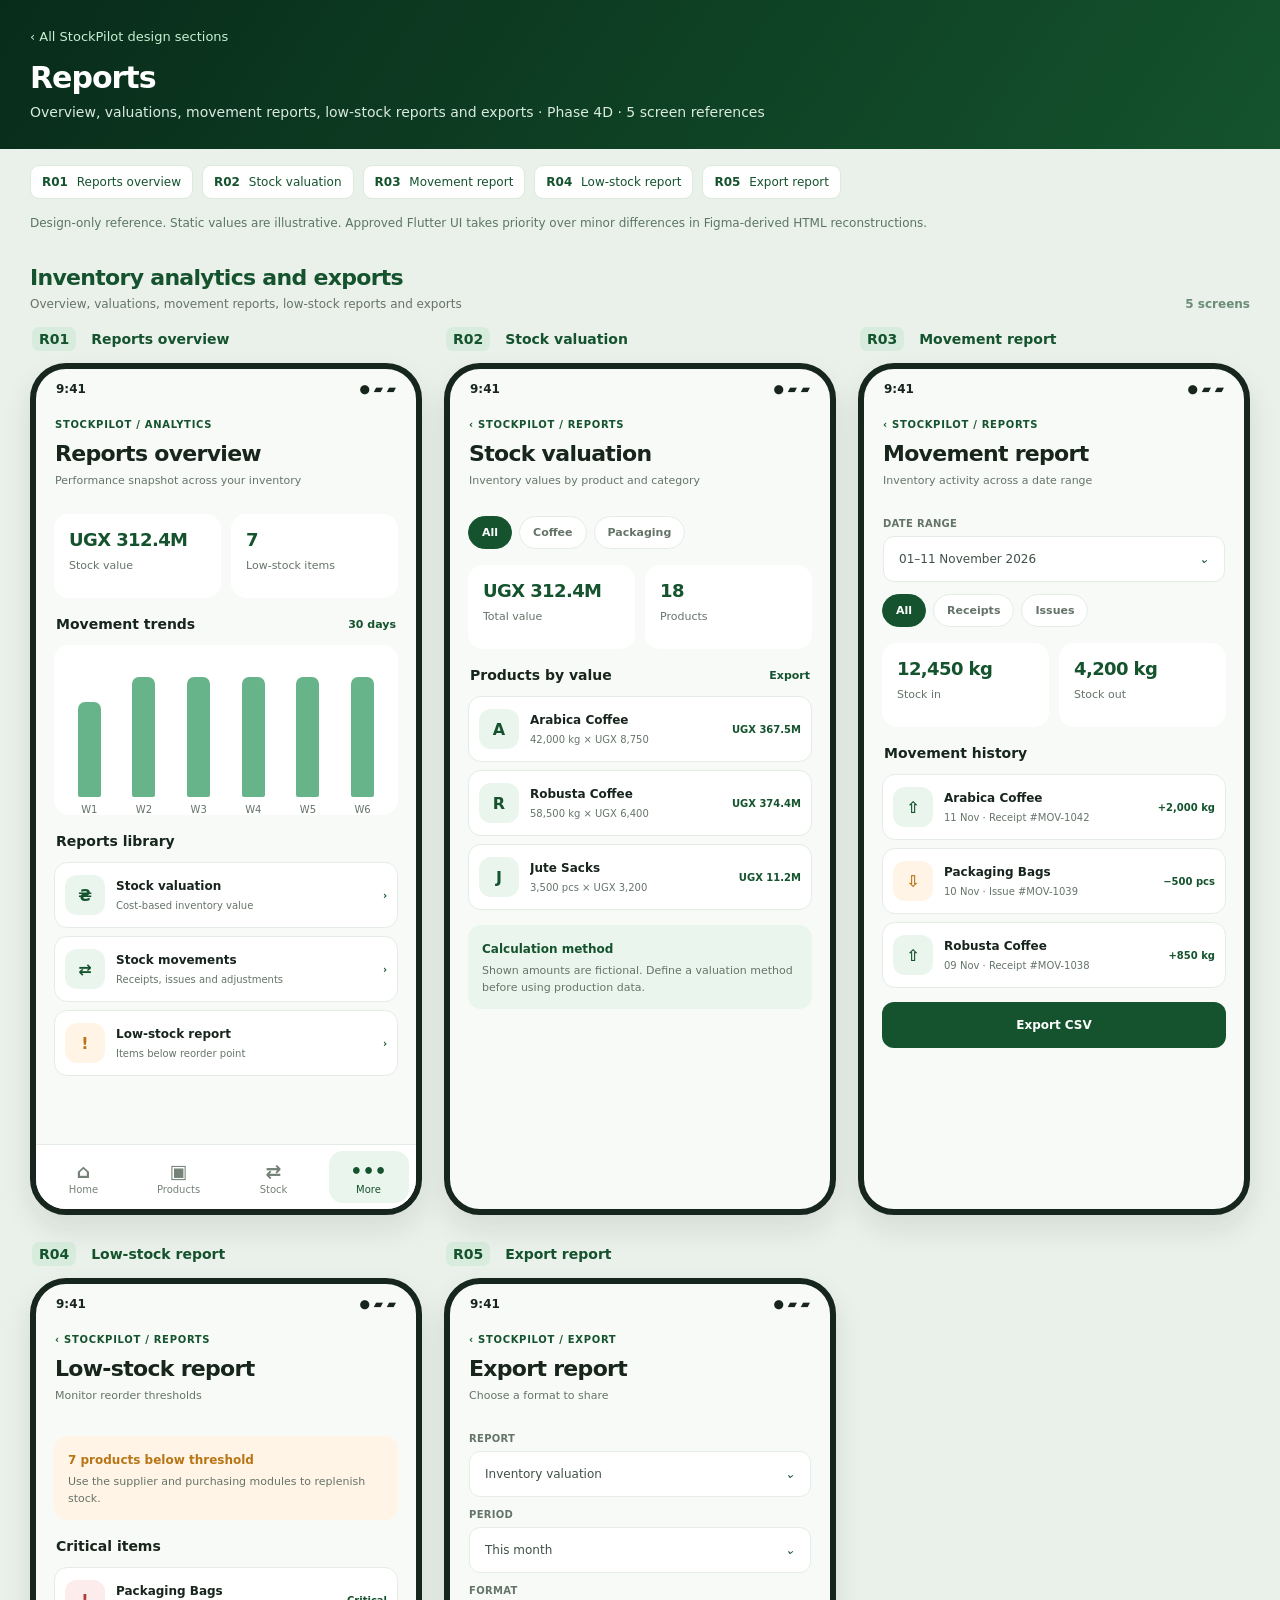
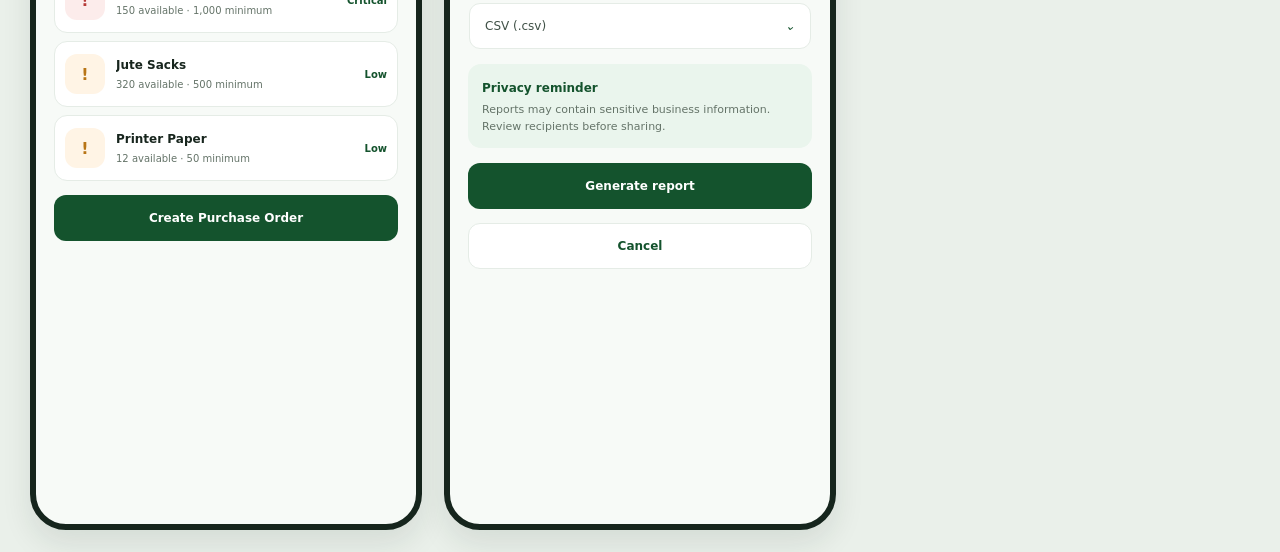
<file: docs/designs/reports.html>
<!doctype html>
<html lang="en"><head><meta charset="utf-8"><meta name="viewport" content="width=device-width, initial-scale=1">
<title>StockPilot — Reports (5 screens)</title>
<meta name="description" content="StockPilot focused Reports UI reference; 5 static phone mockups.">
<link rel="stylesheet" href="design_tokens.css"><link rel="stylesheet" href="components.css">
<!-- CODEX: This is a static HTML/CSS DESIGN REFERENCE, not production UI. Use native Flutter widgets.
     Relevant screen IDs: R01, R02, R03, R04, R05.
     Read THIS file plus design_tokens.css and components.css, not the 55-screen master.
     Screen content is illustrative mock data; do not implement persistence in a UI-only phase.
     Figma-based designs are approximated HTML reconstructions, not exact Figma exports.
     Preserve previously approved Flutter implementations unless explicitly asked to change them. -->
<style>
/* Small page-specific shell styles; screen/phone styling remains in shared CSS. */
.split-top{background:linear-gradient(125deg,#082c1a,#14532d);color:#fff;padding:26px 30px}
.split-top .inner{max-width:1480px;margin:auto}.split-top a{color:#c5f0d1;text-decoration:none;font-size:13px}
.split-top h1{margin:15px 0 7px;font-size:30px;letter-spacing:-1px}.split-top p{margin:0;color:#d9ebde;line-height:1.5;max-width:790px;font-size:14px}
.split-index{max-width:1480px;padding:16px 30px 0;margin:auto;display:flex;flex-wrap:wrap;gap:9px}
.split-index a{text-decoration:none;background:#fff;border:1px solid #dce9dd;border-radius:9px;padding:9px 11px;color:#14532d;font-size:12px}
.split-index strong{margin-right:5px}.split-note{max-width:1480px;margin:15px auto;padding:0 30px;font-size:12px;line-height:1.6;color:#5b7664}
@media(max-width:600px){.split-top{padding:22px 18px}.split-index,.split-note{padding-left:18px;padding-right:18px}}
</style></head><body>
<div class="split-top"><div class="inner"><a href="index.html">‹ All StockPilot design sections</a><h1>Reports</h1><p>Overview, valuations, movement reports, low-stock reports and exports · Phase 4D · 5 screen references</p></div></div>
<nav class="split-index" aria-label="Screen jump navigation"><a href="#R01"><strong>R01</strong> Reports overview</a><a href="#R02"><strong>R02</strong> Stock valuation</a><a href="#R03"><strong>R03</strong> Movement report</a><a href="#R04"><strong>R04</strong> Low-stock report</a><a href="#R05"><strong>R05</strong> Export report</a></nav>
<p class="split-note">Design-only reference. Static values are illustrative. Approved Flutter UI takes priority over minor differences in Figma-derived HTML reconstructions.</p>
<div class="section-block" data-group="inventory-analytics-and-exports"><div class="group-header"><div><h2>Inventory analytics and exports</h2><p>Overview, valuations, movement reports, low-stock reports and exports</p></div><span class="gcount">5 screens</span></div><section class="gallery">
<article class="phone-wrap" data-phase="4D" data-source="html-original" data-title="Reports overview" id="R01"><div class="frame-caption"><span>R01</span> Reports overview</div><div class="phone"><div class="status"><b>9:41</b><span>● ▰ ▰</span></div><header class="head"><div class="eyebrow">STOCKPILOT  /  ANALYTICS</div><h2>Reports overview</h2><p>Performance snapshot across your inventory</p></header><main><div class="metrics"><div class="metric"><strong>UGX 312.4M</strong><small>Stock value</small></div><div class="metric"><strong>7</strong><small>Low-stock items</small></div></div><div class="section-title"><strong>Movement trends</strong><a>30 days</a></div><div class="graph"><div class="barcol"><div class="bar" style="height:95px"></div><small>W1</small></div><div class="barcol"><div class="bar" style="height:150px"></div><small>W2</small></div><div class="barcol"><div class="bar" style="height:184px"></div><small>W3</small></div><div class="barcol"><div class="bar" style="height:133px"></div><small>W4</small></div><div class="barcol"><div class="bar" style="height:204px"></div><small>W5</small></div><div class="barcol"><div class="bar" style="height:170px"></div><small>W6</small></div></div><div class="section-title"><strong>Reports library</strong><a></a></div><div class="item"><div class="mini green">₴</div><div class="itembody"><strong>Stock valuation</strong><small>Cost-based inventory value</small></div><div class="end">›</div></div><div class="item"><div class="mini green">⇄</div><div class="itembody"><strong>Stock movements</strong><small>Receipts, issues and adjustments</small></div><div class="end">›</div></div><div class="item"><div class="mini amber">!</div><div class="itembody"><strong>Low-stock report</strong><small>Items below reorder point</small></div><div class="end">›</div></div></main><div class="bottom"><div class="nav"><span>⌂</span><small>Home</small></div><div class="nav"><span>▣</span><small>Products</small></div><div class="nav"><span>⇄</span><small>Stock</small></div><div class="nav on"><span>•••</span><small>More</small></div></div></div></article>
<article class="phone-wrap" data-phase="4D" data-source="html-original" data-title="Stock valuation" id="R02"><div class="frame-caption"><span>R02</span> Stock valuation</div><div class="phone"><div class="status"><b>9:41</b><span>● ▰ ▰</span></div><header class="head"><div class="eyebrow">‹  STOCKPILOT  /  REPORTS</div><h2>Stock valuation</h2><p>Inventory values by product and category</p></header><main><div class="chips"><span class="chip selected">All</span><span class="chip">Coffee</span><span class="chip">Packaging</span></div><div class="metrics"><div class="metric"><strong>UGX 312.4M</strong><small>Total value</small></div><div class="metric"><strong>18</strong><small>Products</small></div></div><div class="section-title"><strong>Products by value</strong><a>Export</a></div><div class="item"><div class="mini green">A</div><div class="itembody"><strong>Arabica Coffee</strong><small>42,000 kg × UGX 8,750</small></div><div class="end">UGX 367.5M</div></div><div class="item"><div class="mini green">R</div><div class="itembody"><strong>Robusta Coffee</strong><small>58,500 kg × UGX 6,400</small></div><div class="end">UGX 374.4M</div></div><div class="item"><div class="mini green">J</div><div class="itembody"><strong>Jute Sacks</strong><small>3,500 pcs × UGX 3,200</small></div><div class="end">UGX 11.2M</div></div><div class="notice green"><strong>Calculation method</strong><p>Shown amounts are fictional. Define a valuation method before using production data.</p></div></main></div></article>
<article class="phone-wrap" data-phase="4D" data-source="html-original" data-title="Movement report" id="R03"><div class="frame-caption"><span>R03</span> Movement report</div><div class="phone"><div class="status"><b>9:41</b><span>● ▰ ▰</span></div><header class="head"><div class="eyebrow">‹  STOCKPILOT  /  REPORTS</div><h2>Movement report</h2><p>Inventory activity across a date range</p></header><main><div class="field"><label>DATE RANGE</label><div class="fake-input">01–11 November 2026 <i>⌄</i></div></div><div class="chips"><span class="chip selected">All</span><span class="chip">Receipts</span><span class="chip">Issues</span></div><div class="metrics"><div class="metric"><strong>12,450 kg</strong><small>Stock in</small></div><div class="metric"><strong>4,200 kg</strong><small>Stock out</small></div></div><div class="section-title"><strong>Movement history</strong><a></a></div><div class="item"><div class="mini green">⇧</div><div class="itembody"><strong>Arabica Coffee</strong><small>11 Nov · Receipt #MOV-1042</small></div><div class="end">+2,000 kg</div></div><div class="item"><div class="mini amber">⇩</div><div class="itembody"><strong>Packaging Bags</strong><small>10 Nov · Issue #MOV-1039</small></div><div class="end">−500 pcs</div></div><div class="item"><div class="mini green">⇧</div><div class="itembody"><strong>Robusta Coffee</strong><small>09 Nov · Receipt #MOV-1038</small></div><div class="end">+850 kg</div></div><div class="button">Export CSV</div></main></div></article>
<article class="phone-wrap" data-phase="4D" data-source="html-original" data-title="Low-stock report" id="R04"><div class="frame-caption"><span>R04</span> Low-stock report</div><div class="phone"><div class="status"><b>9:41</b><span>● ▰ ▰</span></div><header class="head"><div class="eyebrow">‹  STOCKPILOT  /  REPORTS</div><h2>Low-stock report</h2><p>Monitor reorder thresholds</p></header><main><div class="notice amber"><strong>7 products below threshold</strong><p>Use the supplier and purchasing modules to replenish stock.</p></div><div class="section-title"><strong>Critical items</strong><a></a></div><div class="item"><div class="mini red">!</div><div class="itembody"><strong>Packaging Bags</strong><small>150 available · 1,000 minimum</small></div><div class="end">Critical</div></div><div class="item"><div class="mini amber">!</div><div class="itembody"><strong>Jute Sacks</strong><small>320 available · 500 minimum</small></div><div class="end">Low</div></div><div class="item"><div class="mini amber">!</div><div class="itembody"><strong>Printer Paper</strong><small>12 available · 50 minimum</small></div><div class="end">Low</div></div><div class="button">Create Purchase Order</div></main></div></article>
<article class="phone-wrap" data-phase="4D" data-source="html-original" data-title="Export report" id="R05"><div class="frame-caption"><span>R05</span> Export report</div><div class="phone"><div class="status"><b>9:41</b><span>● ▰ ▰</span></div><header class="head"><div class="eyebrow">‹  STOCKPILOT  /  EXPORT</div><h2>Export report</h2><p>Choose a format to share</p></header><main><div class="field"><label>REPORT</label><div class="fake-input">Inventory valuation <i>⌄</i></div></div><div class="field"><label>PERIOD</label><div class="fake-input">This month <i>⌄</i></div></div><div class="field"><label>FORMAT</label><div class="fake-input">CSV (.csv) <i>⌄</i></div></div><div class="notice green"><strong>Privacy reminder</strong><p>Reports may contain sensitive business information. Review recipients before sharing.</p></div><div class="button">Generate report</div><div class="button secondary">Cancel</div></main></div></article>
</section></div>
<script type="application/json" id="stockpilot-screen-manifest">[{"id":"R01","title":"Reports overview","section":"05 · Reports & exports","phase":"4D","source":"html-original","anchor":"reports","reference_only":true,"file":"reports.html"},{"id":"R02","title":"Stock valuation","section":"05 · Reports & exports","phase":"4D","source":"html-original","anchor":"reports","reference_only":true,"file":"reports.html"},{"id":"R03","title":"Movement report","section":"05 · Reports & exports","phase":"4D","source":"html-original","anchor":"reports","reference_only":true,"file":"reports.html"},{"id":"R04","title":"Low-stock report","section":"05 · Reports & exports","phase":"4D","source":"html-original","anchor":"reports","reference_only":true,"file":"reports.html"},{"id":"R05","title":"Export report","section":"05 · Reports & exports","phase":"4D","source":"html-original","anchor":"reports","reference_only":true,"file":"reports.html"}]</script>
</body></html>
</file>
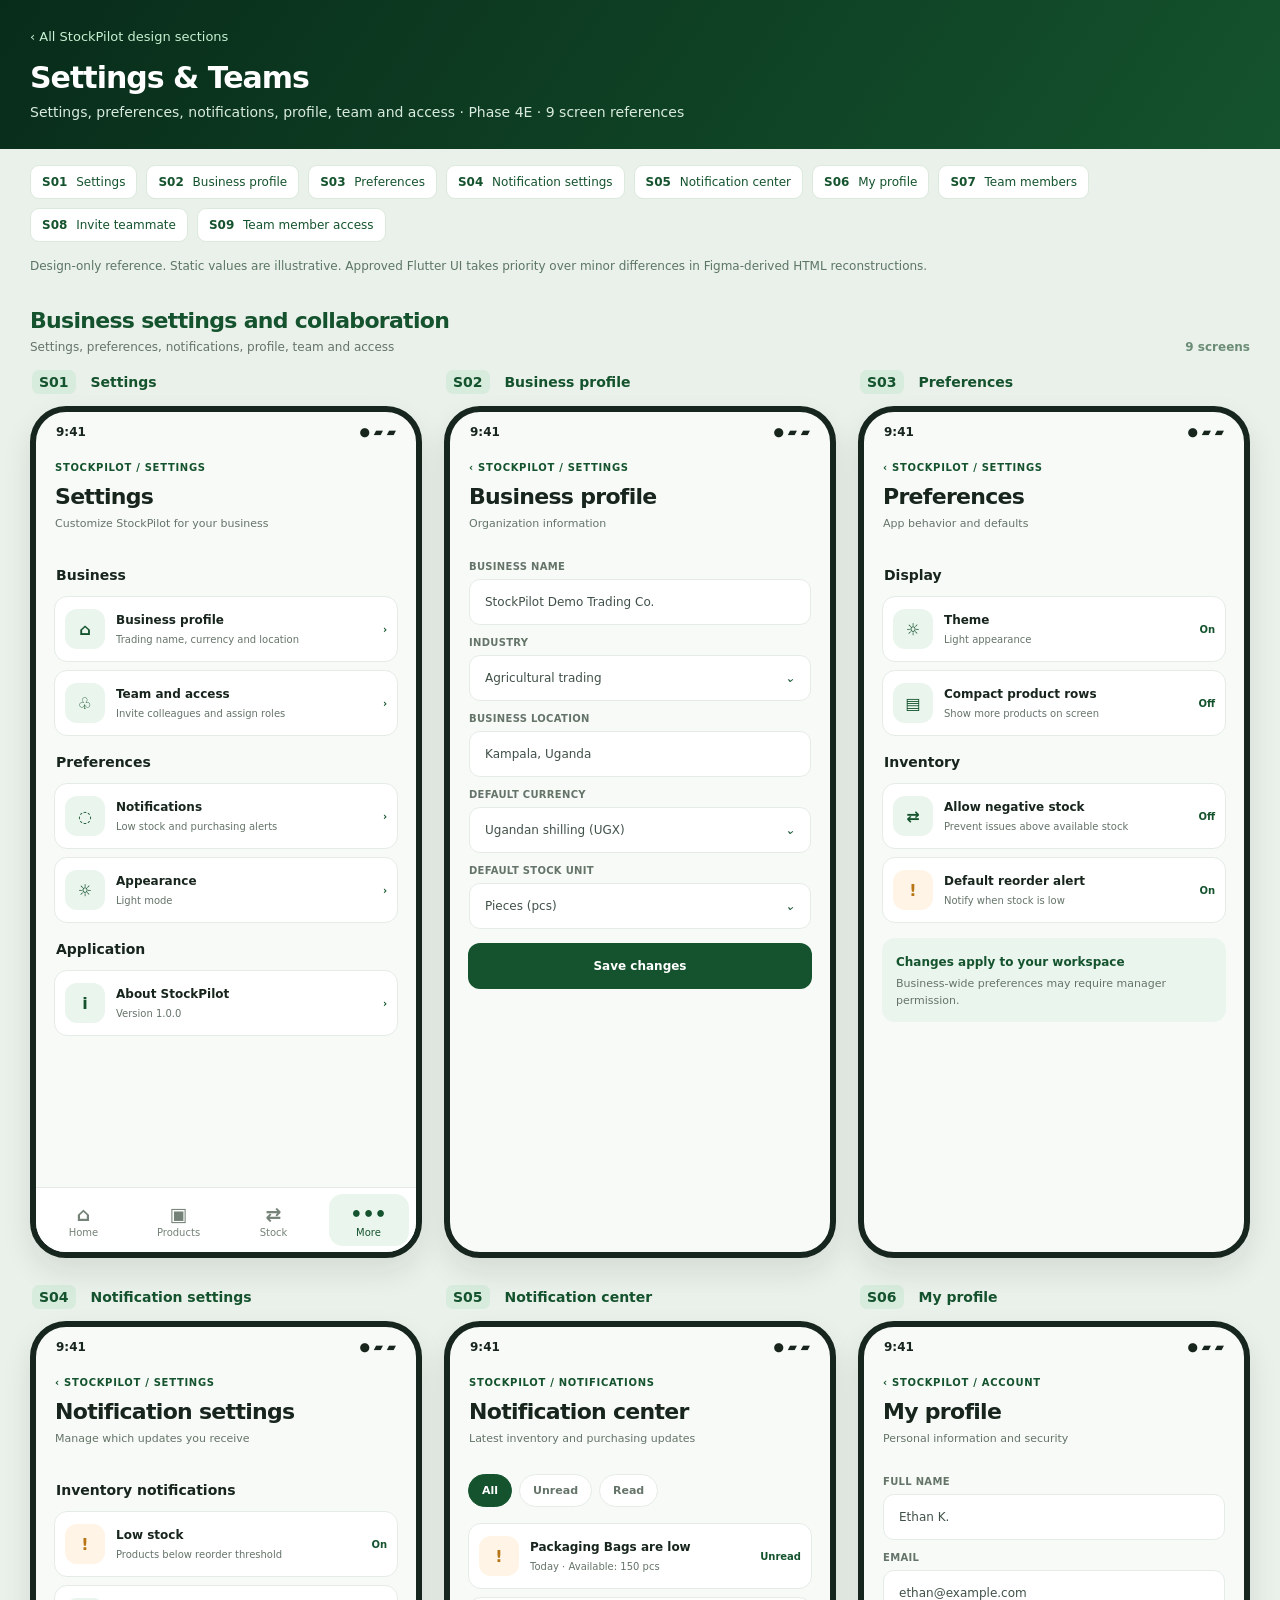
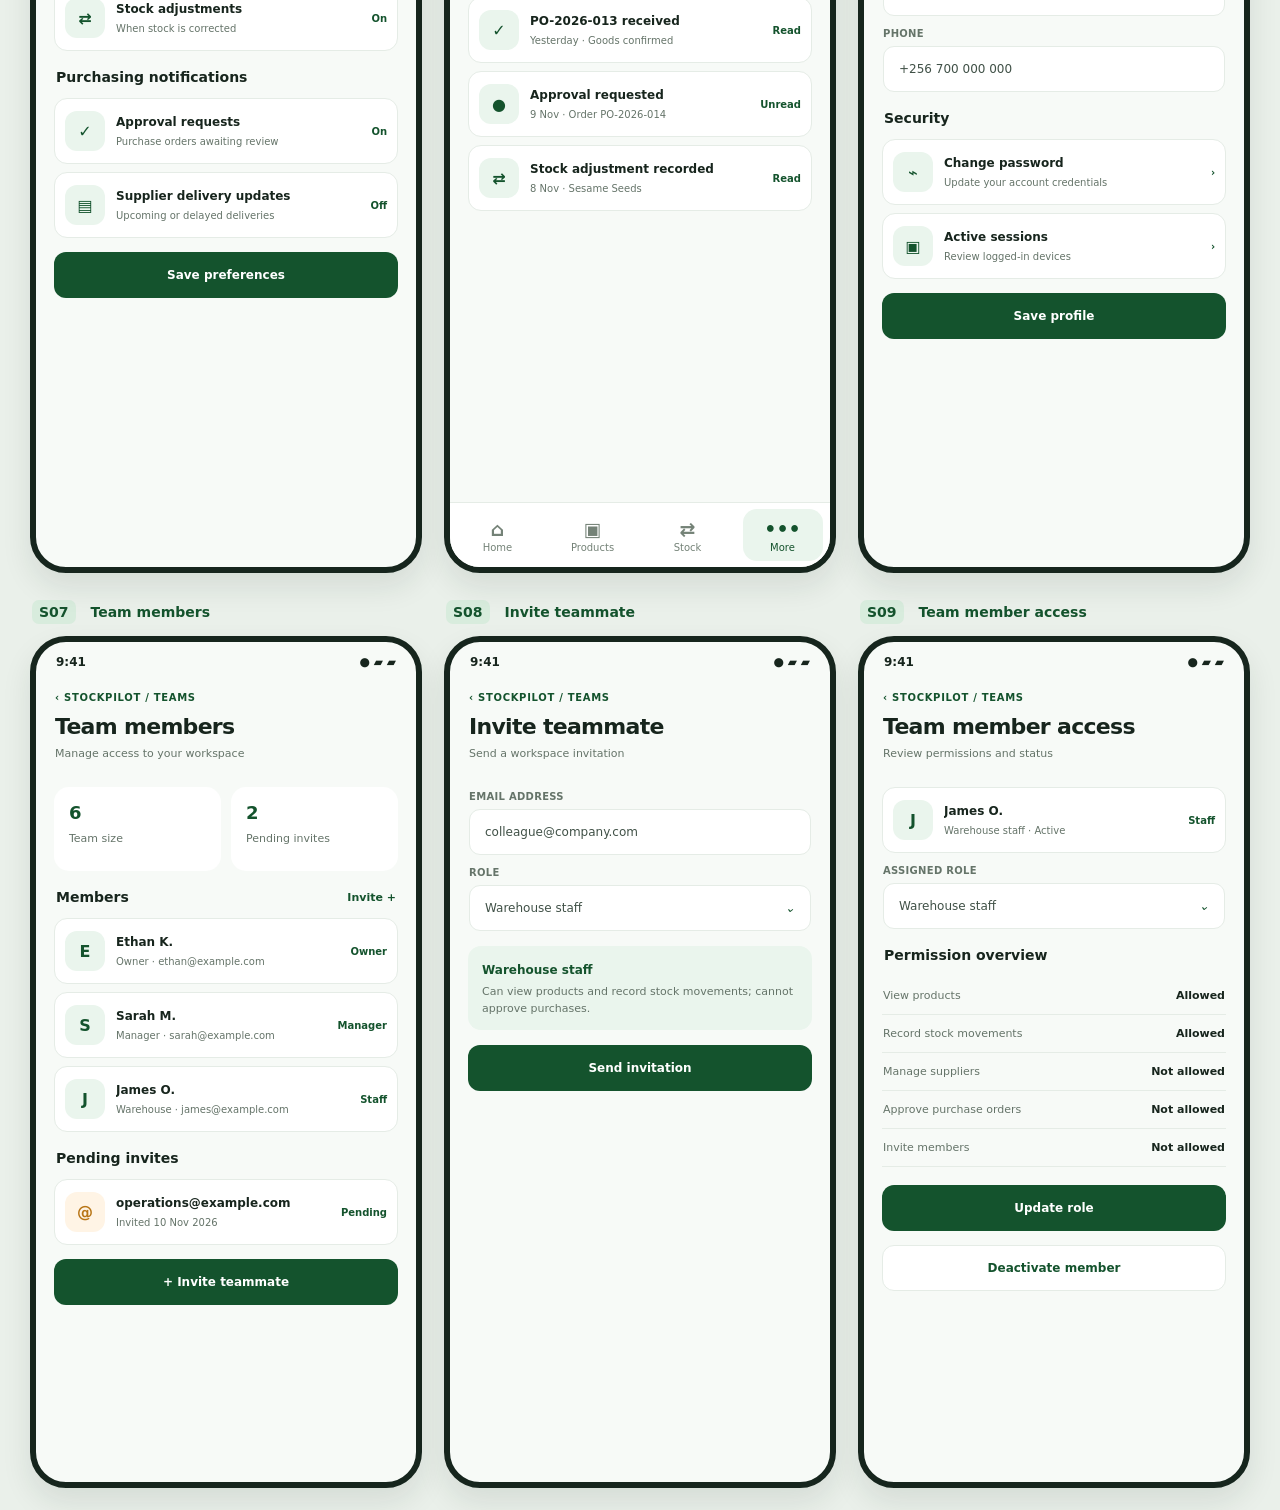
<file: docs/designs/settings.html>
<!doctype html>
<html lang="en"><head><meta charset="utf-8"><meta name="viewport" content="width=device-width, initial-scale=1">
<title>StockPilot — Settings &amp; Teams (9 screens)</title>
<meta name="description" content="StockPilot focused Settings &amp; Teams UI reference; 9 static phone mockups.">
<link rel="stylesheet" href="design_tokens.css"><link rel="stylesheet" href="components.css">
<!-- CODEX: This is a static HTML/CSS DESIGN REFERENCE, not production UI. Use native Flutter widgets.
     Relevant screen IDs: S01, S02, S03, S04, S05, S06, S07, S08, S09.
     Read THIS file plus design_tokens.css and components.css, not the 55-screen master.
     Screen content is illustrative mock data; do not implement persistence in a UI-only phase.
     Figma-based designs are approximated HTML reconstructions, not exact Figma exports.
     Preserve previously approved Flutter implementations unless explicitly asked to change them. -->
<style>
/* Small page-specific shell styles; screen/phone styling remains in shared CSS. */
.split-top{background:linear-gradient(125deg,#082c1a,#14532d);color:#fff;padding:26px 30px}
.split-top .inner{max-width:1480px;margin:auto}.split-top a{color:#c5f0d1;text-decoration:none;font-size:13px}
.split-top h1{margin:15px 0 7px;font-size:30px;letter-spacing:-1px}.split-top p{margin:0;color:#d9ebde;line-height:1.5;max-width:790px;font-size:14px}
.split-index{max-width:1480px;padding:16px 30px 0;margin:auto;display:flex;flex-wrap:wrap;gap:9px}
.split-index a{text-decoration:none;background:#fff;border:1px solid #dce9dd;border-radius:9px;padding:9px 11px;color:#14532d;font-size:12px}
.split-index strong{margin-right:5px}.split-note{max-width:1480px;margin:15px auto;padding:0 30px;font-size:12px;line-height:1.6;color:#5b7664}
@media(max-width:600px){.split-top{padding:22px 18px}.split-index,.split-note{padding-left:18px;padding-right:18px}}
</style></head><body>
<div class="split-top"><div class="inner"><a href="index.html">‹ All StockPilot design sections</a><h1>Settings &amp; Teams</h1><p>Settings, preferences, notifications, profile, team and access · Phase 4E · 9 screen references</p></div></div>
<nav class="split-index" aria-label="Screen jump navigation"><a href="#S01"><strong>S01</strong> Settings</a><a href="#S02"><strong>S02</strong> Business profile</a><a href="#S03"><strong>S03</strong> Preferences</a><a href="#S04"><strong>S04</strong> Notification settings</a><a href="#S05"><strong>S05</strong> Notification center</a><a href="#S06"><strong>S06</strong> My profile</a><a href="#S07"><strong>S07</strong> Team members</a><a href="#S08"><strong>S08</strong> Invite teammate</a><a href="#S09"><strong>S09</strong> Team member access</a></nav>
<p class="split-note">Design-only reference. Static values are illustrative. Approved Flutter UI takes priority over minor differences in Figma-derived HTML reconstructions.</p>
<div class="section-block" data-group="business-settings-and-collaboration"><div class="group-header"><div><h2>Business settings and collaboration</h2><p>Settings, preferences, notifications, profile, team and access</p></div><span class="gcount">9 screens</span></div><section class="gallery">
<article class="phone-wrap" data-phase="4E" data-source="html-original" data-title="Settings" id="S01"><div class="frame-caption"><span>S01</span> Settings</div><div class="phone"><div class="status"><b>9:41</b><span>● ▰ ▰</span></div><header class="head"><div class="eyebrow">STOCKPILOT  /  SETTINGS</div><h2>Settings</h2><p>Customize StockPilot for your business</p></header><main><div class="section-title"><strong>Business</strong><a></a></div><div class="item"><div class="mini green">⌂</div><div class="itembody"><strong>Business profile</strong><small>Trading name, currency and location</small></div><div class="end">›</div></div><div class="item"><div class="mini green">♧</div><div class="itembody"><strong>Team and access</strong><small>Invite colleagues and assign roles</small></div><div class="end">›</div></div><div class="section-title"><strong>Preferences</strong><a></a></div><div class="item"><div class="mini green">◌</div><div class="itembody"><strong>Notifications</strong><small>Low stock and purchasing alerts</small></div><div class="end">›</div></div><div class="item"><div class="mini green">☼</div><div class="itembody"><strong>Appearance</strong><small>Light mode</small></div><div class="end">›</div></div><div class="section-title"><strong>Application</strong><a></a></div><div class="item"><div class="mini green">i</div><div class="itembody"><strong>About StockPilot</strong><small>Version 1.0.0</small></div><div class="end">›</div></div></main><div class="bottom"><div class="nav"><span>⌂</span><small>Home</small></div><div class="nav"><span>▣</span><small>Products</small></div><div class="nav"><span>⇄</span><small>Stock</small></div><div class="nav on"><span>•••</span><small>More</small></div></div></div></article>
<article class="phone-wrap" data-phase="4E" data-source="html-original" data-title="Business profile" id="S02"><div class="frame-caption"><span>S02</span> Business profile</div><div class="phone"><div class="status"><b>9:41</b><span>● ▰ ▰</span></div><header class="head"><div class="eyebrow">‹  STOCKPILOT  /  SETTINGS</div><h2>Business profile</h2><p>Organization information</p></header><main><div class="field"><label>BUSINESS NAME</label><div class="fake-input">StockPilot Demo Trading Co.</div></div><div class="field"><label>INDUSTRY</label><div class="fake-input">Agricultural trading <i>⌄</i></div></div><div class="field"><label>BUSINESS LOCATION</label><div class="fake-input">Kampala, Uganda</div></div><div class="field"><label>DEFAULT CURRENCY</label><div class="fake-input">Ugandan shilling (UGX) <i>⌄</i></div></div><div class="field"><label>DEFAULT STOCK UNIT</label><div class="fake-input">Pieces (pcs) <i>⌄</i></div></div><div class="button">Save changes</div></main></div></article>
<article class="phone-wrap" data-phase="4E" data-source="html-original" data-title="Preferences" id="S03"><div class="frame-caption"><span>S03</span> Preferences</div><div class="phone"><div class="status"><b>9:41</b><span>● ▰ ▰</span></div><header class="head"><div class="eyebrow">‹  STOCKPILOT  /  SETTINGS</div><h2>Preferences</h2><p>App behavior and defaults</p></header><main><div class="section-title"><strong>Display</strong><a></a></div><div class="item"><div class="mini green">☼</div><div class="itembody"><strong>Theme</strong><small>Light appearance</small></div><div class="end">On</div></div><div class="item"><div class="mini green">▤</div><div class="itembody"><strong>Compact product rows</strong><small>Show more products on screen</small></div><div class="end">Off</div></div><div class="section-title"><strong>Inventory</strong><a></a></div><div class="item"><div class="mini green">⇄</div><div class="itembody"><strong>Allow negative stock</strong><small>Prevent issues above available stock</small></div><div class="end">Off</div></div><div class="item"><div class="mini amber">!</div><div class="itembody"><strong>Default reorder alert</strong><small>Notify when stock is low</small></div><div class="end">On</div></div><div class="notice green"><strong>Changes apply to your workspace</strong><p>Business-wide preferences may require manager permission.</p></div></main></div></article>
<article class="phone-wrap" data-phase="4E" data-source="html-original" data-title="Notification settings" id="S04"><div class="frame-caption"><span>S04</span> Notification settings</div><div class="phone"><div class="status"><b>9:41</b><span>● ▰ ▰</span></div><header class="head"><div class="eyebrow">‹  STOCKPILOT  /  SETTINGS</div><h2>Notification settings</h2><p>Manage which updates you receive</p></header><main><div class="section-title"><strong>Inventory notifications</strong><a></a></div><div class="item"><div class="mini amber">!</div><div class="itembody"><strong>Low stock</strong><small>Products below reorder threshold</small></div><div class="end">On</div></div><div class="item"><div class="mini green">⇄</div><div class="itembody"><strong>Stock adjustments</strong><small>When stock is corrected</small></div><div class="end">On</div></div><div class="section-title"><strong>Purchasing notifications</strong><a></a></div><div class="item"><div class="mini green">✓</div><div class="itembody"><strong>Approval requests</strong><small>Purchase orders awaiting review</small></div><div class="end">On</div></div><div class="item"><div class="mini green">▤</div><div class="itembody"><strong>Supplier delivery updates</strong><small>Upcoming or delayed deliveries</small></div><div class="end">Off</div></div><div class="button">Save preferences</div></main></div></article>
<article class="phone-wrap" data-phase="4E" data-source="html-original" data-title="Notification center" id="S05"><div class="frame-caption"><span>S05</span> Notification center</div><div class="phone"><div class="status"><b>9:41</b><span>● ▰ ▰</span></div><header class="head"><div class="eyebrow">STOCKPILOT  /  NOTIFICATIONS</div><h2>Notification center</h2><p>Latest inventory and purchasing updates</p></header><main><div class="chips"><span class="chip selected">All</span><span class="chip">Unread</span><span class="chip">Read</span></div><div class="item"><div class="mini amber">!</div><div class="itembody"><strong>Packaging Bags are low</strong><small>Today · Available: 150 pcs</small></div><div class="end">Unread</div></div><div class="item"><div class="mini green">✓</div><div class="itembody"><strong>PO-2026-013 received</strong><small>Yesterday · Goods confirmed</small></div><div class="end">Read</div></div><div class="item"><div class="mini blue">●</div><div class="itembody"><strong>Approval requested</strong><small>9 Nov · Order PO-2026-014</small></div><div class="end">Unread</div></div><div class="item"><div class="mini green">⇄</div><div class="itembody"><strong>Stock adjustment recorded</strong><small>8 Nov · Sesame Seeds</small></div><div class="end">Read</div></div></main><div class="bottom"><div class="nav"><span>⌂</span><small>Home</small></div><div class="nav"><span>▣</span><small>Products</small></div><div class="nav"><span>⇄</span><small>Stock</small></div><div class="nav on"><span>•••</span><small>More</small></div></div></div></article>
<article class="phone-wrap" data-phase="4E" data-source="html-original" data-title="My profile" id="S06"><div class="frame-caption"><span>S06</span> My profile</div><div class="phone"><div class="status"><b>9:41</b><span>● ▰ ▰</span></div><header class="head"><div class="eyebrow">‹  STOCKPILOT  /  ACCOUNT</div><h2>My profile</h2><p>Personal information and security</p></header><main><div class="field"><label>FULL NAME</label><div class="fake-input">Ethan K.</div></div><div class="field"><label>EMAIL</label><div class="fake-input">ethan@example.com</div></div><div class="field"><label>PHONE</label><div class="fake-input">+256 700 000 000</div></div><div class="section-title"><strong>Security</strong><a></a></div><div class="item"><div class="mini green">⌁</div><div class="itembody"><strong>Change password</strong><small>Update your account credentials</small></div><div class="end">›</div></div><div class="item"><div class="mini green">▣</div><div class="itembody"><strong>Active sessions</strong><small>Review logged-in devices</small></div><div class="end">›</div></div><div class="button">Save profile</div></main></div></article>
<article class="phone-wrap" data-phase="4E" data-source="html-original" data-title="Team members" id="S07"><div class="frame-caption"><span>S07</span> Team members</div><div class="phone"><div class="status"><b>9:41</b><span>● ▰ ▰</span></div><header class="head"><div class="eyebrow">‹  STOCKPILOT  /  TEAMS</div><h2>Team members</h2><p>Manage access to your workspace</p></header><main><div class="metrics"><div class="metric"><strong>6</strong><small>Team size</small></div><div class="metric"><strong>2</strong><small>Pending invites</small></div></div><div class="section-title"><strong>Members</strong><a>Invite +</a></div><div class="item"><div class="mini green">E</div><div class="itembody"><strong>Ethan K.</strong><small>Owner · ethan@example.com</small></div><div class="end">Owner</div></div><div class="item"><div class="mini green">S</div><div class="itembody"><strong>Sarah M.</strong><small>Manager · sarah@example.com</small></div><div class="end">Manager</div></div><div class="item"><div class="mini green">J</div><div class="itembody"><strong>James O.</strong><small>Warehouse · james@example.com</small></div><div class="end">Staff</div></div><div class="section-title"><strong>Pending invites</strong><a></a></div><div class="item"><div class="mini amber">@</div><div class="itembody"><strong>operations@example.com</strong><small>Invited 10 Nov 2026</small></div><div class="end">Pending</div></div><div class="button">+ Invite teammate</div></main></div></article>
<article class="phone-wrap" data-phase="4E" data-source="html-original" data-title="Invite teammate" id="S08"><div class="frame-caption"><span>S08</span> Invite teammate</div><div class="phone"><div class="status"><b>9:41</b><span>● ▰ ▰</span></div><header class="head"><div class="eyebrow">‹  STOCKPILOT  /  TEAMS</div><h2>Invite teammate</h2><p>Send a workspace invitation</p></header><main><div class="field"><label>EMAIL ADDRESS</label><div class="fake-input">colleague@company.com</div></div><div class="field"><label>ROLE</label><div class="fake-input">Warehouse staff <i>⌄</i></div></div><div class="notice green"><strong>Warehouse staff</strong><p>Can view products and record stock movements; cannot approve purchases.</p></div><div class="button">Send invitation</div></main></div></article>
<article class="phone-wrap" data-phase="4E" data-source="html-original" data-title="Team member access" id="S09"><div class="frame-caption"><span>S09</span> Team member access</div><div class="phone"><div class="status"><b>9:41</b><span>● ▰ ▰</span></div><header class="head"><div class="eyebrow">‹  STOCKPILOT  /  TEAMS</div><h2>Team member access</h2><p>Review permissions and status</p></header><main><div class="item"><div class="mini green">J</div><div class="itembody"><strong>James O.</strong><small>Warehouse staff · Active</small></div><div class="end">Staff</div></div><div class="field"><label>ASSIGNED ROLE</label><div class="fake-input">Warehouse staff <i>⌄</i></div></div><div class="section-title"><strong>Permission overview</strong><a></a></div><div class="details"><div><span>View products</span><strong>Allowed</strong></div><div><span>Record stock movements</span><strong>Allowed</strong></div><div><span>Manage suppliers</span><strong>Not allowed</strong></div><div><span>Approve purchase orders</span><strong>Not allowed</strong></div><div><span>Invite members</span><strong>Not allowed</strong></div></div><div class="button">Update role</div><div class="button secondary">Deactivate member</div></main></div></article>
</section></div>
<script type="application/json" id="stockpilot-screen-manifest">[{"id":"S01","title":"Settings","section":"06 · Settings & team management","phase":"4E","source":"html-original","anchor":"settings","reference_only":true,"file":"settings.html"},{"id":"S02","title":"Business profile","section":"06 · Settings & team management","phase":"4E","source":"html-original","anchor":"settings","reference_only":true,"file":"settings.html"},{"id":"S03","title":"Preferences","section":"06 · Settings & team management","phase":"4E","source":"html-original","anchor":"settings","reference_only":true,"file":"settings.html"},{"id":"S04","title":"Notification settings","section":"06 · Settings & team management","phase":"4E","source":"html-original","anchor":"settings","reference_only":true,"file":"settings.html"},{"id":"S05","title":"Notification center","section":"06 · Settings & team management","phase":"4E","source":"html-original","anchor":"settings","reference_only":true,"file":"settings.html"},{"id":"S06","title":"My profile","section":"06 · Settings & team management","phase":"4E","source":"html-original","anchor":"settings","reference_only":true,"file":"settings.html"},{"id":"S07","title":"Team members","section":"06 · Settings & team management","phase":"4E","source":"html-original","anchor":"settings","reference_only":true,"file":"settings.html"},{"id":"S08","title":"Invite teammate","section":"06 · Settings & team management","phase":"4E","source":"html-original","anchor":"settings","reference_only":true,"file":"settings.html"},{"id":"S09","title":"Team member access","section":"06 · Settings & team management","phase":"4E","source":"html-original","anchor":"settings","reference_only":true,"file":"settings.html"}]</script>
</body></html>
</file>
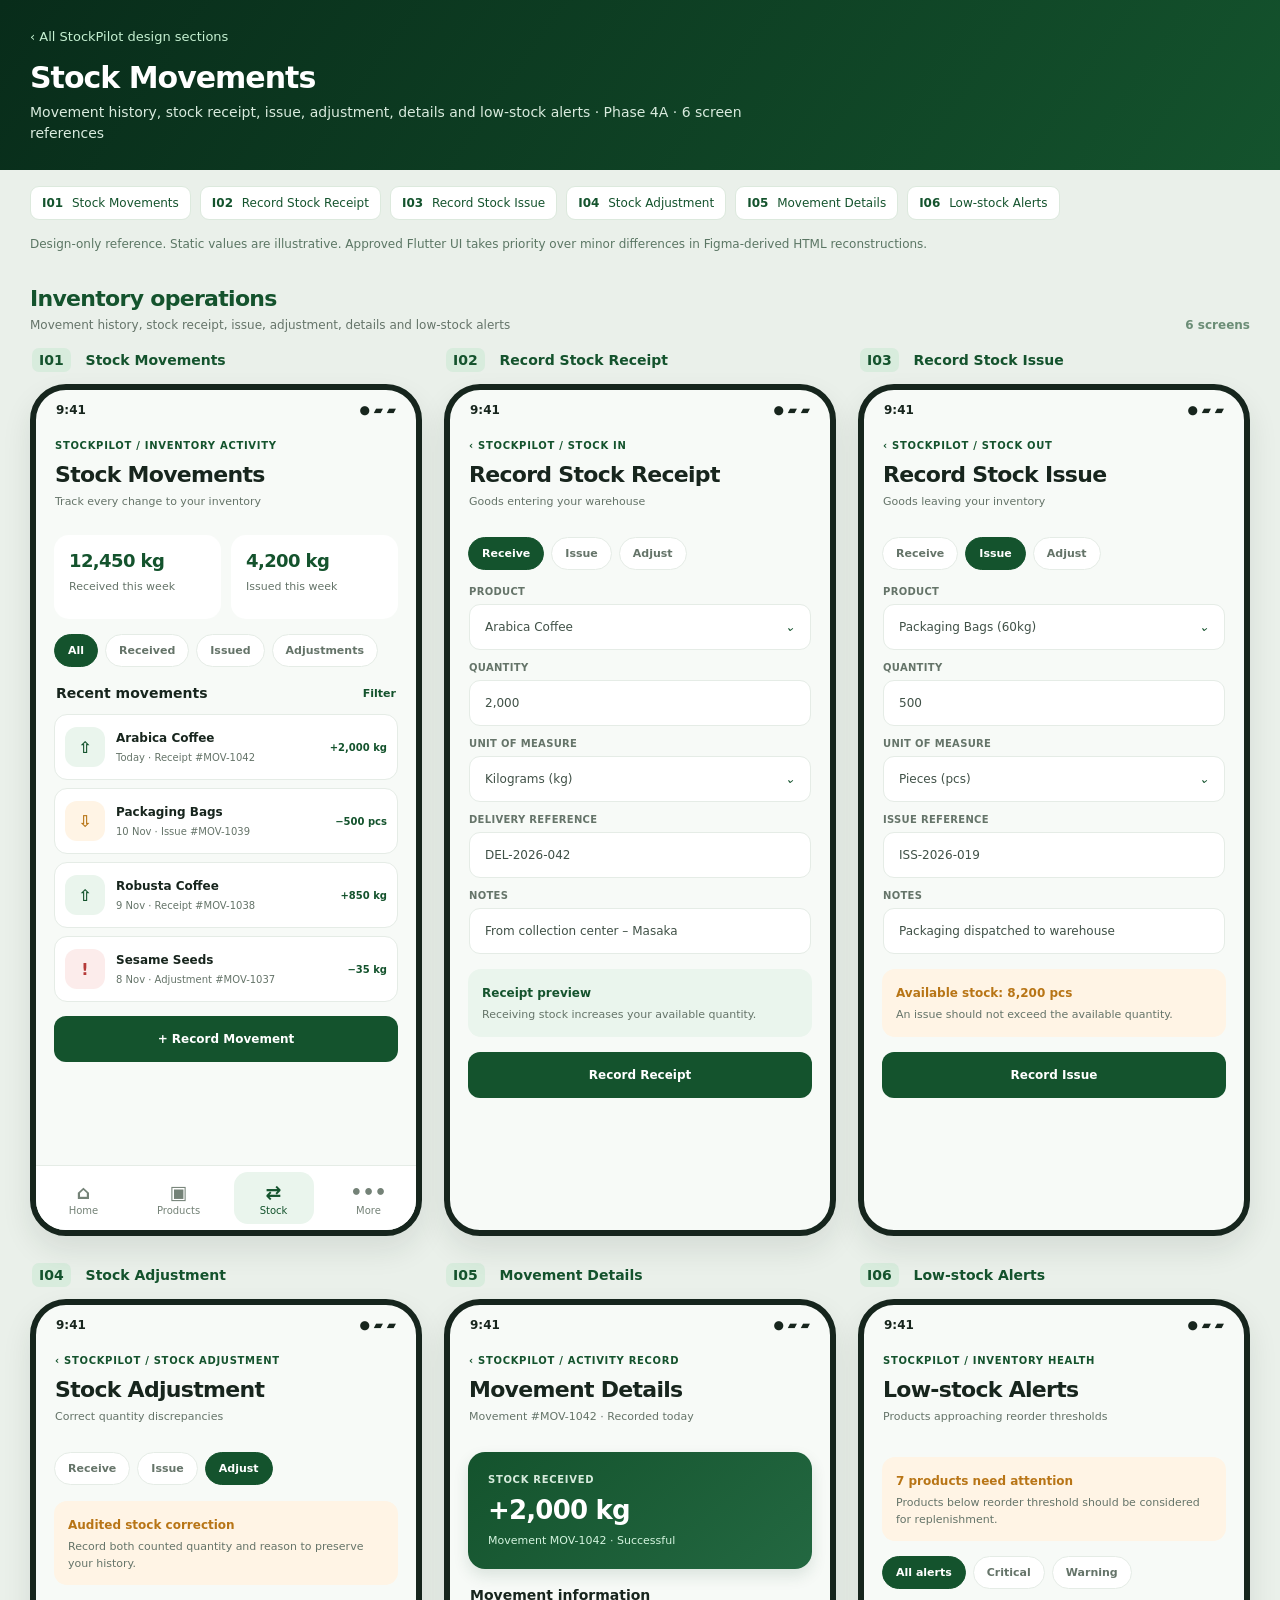
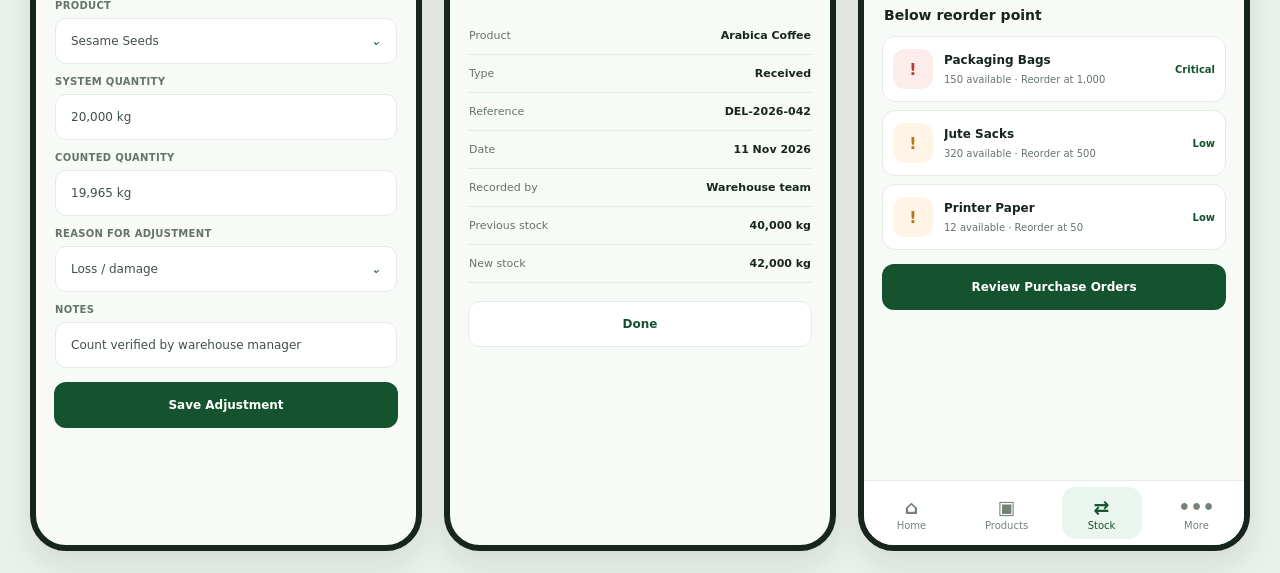
<file: docs/designs/stock_movements.html>
<!doctype html>
<html lang="en"><head><meta charset="utf-8"><meta name="viewport" content="width=device-width, initial-scale=1">
<title>StockPilot — Stock Movements (6 screens)</title>
<meta name="description" content="StockPilot focused Stock Movements UI reference; 6 static phone mockups.">
<link rel="stylesheet" href="design_tokens.css"><link rel="stylesheet" href="components.css">
<!-- CODEX: This is a static HTML/CSS DESIGN REFERENCE, not production UI. Use native Flutter widgets.
     Relevant screen IDs: I01, I02, I03, I04, I05, I06.
     Read THIS file plus design_tokens.css and components.css, not the 55-screen master.
     Screen content is illustrative mock data; do not implement persistence in a UI-only phase.
     Figma-based designs are approximated HTML reconstructions, not exact Figma exports.
     Preserve previously approved Flutter implementations unless explicitly asked to change them. -->
<style>
/* Small page-specific shell styles; screen/phone styling remains in shared CSS. */
.split-top{background:linear-gradient(125deg,#082c1a,#14532d);color:#fff;padding:26px 30px}
.split-top .inner{max-width:1480px;margin:auto}.split-top a{color:#c5f0d1;text-decoration:none;font-size:13px}
.split-top h1{margin:15px 0 7px;font-size:30px;letter-spacing:-1px}.split-top p{margin:0;color:#d9ebde;line-height:1.5;max-width:790px;font-size:14px}
.split-index{max-width:1480px;padding:16px 30px 0;margin:auto;display:flex;flex-wrap:wrap;gap:9px}
.split-index a{text-decoration:none;background:#fff;border:1px solid #dce9dd;border-radius:9px;padding:9px 11px;color:#14532d;font-size:12px}
.split-index strong{margin-right:5px}.split-note{max-width:1480px;margin:15px auto;padding:0 30px;font-size:12px;line-height:1.6;color:#5b7664}
@media(max-width:600px){.split-top{padding:22px 18px}.split-index,.split-note{padding-left:18px;padding-right:18px}}
</style></head><body>
<div class="split-top"><div class="inner"><a href="index.html">‹ All StockPilot design sections</a><h1>Stock Movements</h1><p>Movement history, stock receipt, issue, adjustment, details and low-stock alerts · Phase 4A · 6 screen references</p></div></div>
<nav class="split-index" aria-label="Screen jump navigation"><a href="#I01"><strong>I01</strong> Stock Movements</a><a href="#I02"><strong>I02</strong> Record Stock Receipt</a><a href="#I03"><strong>I03</strong> Record Stock Issue</a><a href="#I04"><strong>I04</strong> Stock Adjustment</a><a href="#I05"><strong>I05</strong> Movement Details</a><a href="#I06"><strong>I06</strong> Low-stock Alerts</a></nav>
<p class="split-note">Design-only reference. Static values are illustrative. Approved Flutter UI takes priority over minor differences in Figma-derived HTML reconstructions.</p>
<div class="section-block" data-group="inventory-operations"><div class="group-header"><div><h2>Inventory operations</h2><p>Movement history, stock receipt, issue, adjustment, details and low-stock alerts</p></div><span class="gcount">6 screens</span></div><section class="gallery">
<article class="phone-wrap" data-phase="4A" data-source="figma-expanded-recreated" data-title="Stock Movements" id="I01"><div class="frame-caption"><span>I01</span> Stock Movements</div><div class="phone"><div class="status"><b>9:41</b><span>● ▰ ▰</span></div><header class="head"><div class="eyebrow">STOCKPILOT / INVENTORY ACTIVITY</div><h2>Stock Movements</h2><p>Track every change to your inventory</p></header><main><div class="metrics"><div class="metric"><strong>12,450 kg</strong><small>Received this week</small></div><div class="metric"><strong>4,200 kg</strong><small>Issued this week</small></div></div><div class="chips"><span class="chip selected">All</span><span class="chip">Received</span><span class="chip">Issued</span><span class="chip">Adjustments</span></div><div class="section-title"><strong>Recent movements</strong><a>Filter</a></div><div class="item"><div class="mini green">⇧</div><div class="itembody"><strong>Arabica Coffee</strong><small>Today · Receipt #MOV-1042</small></div><div class="end">+2,000 kg</div></div><div class="item"><div class="mini amber">⇩</div><div class="itembody"><strong>Packaging Bags</strong><small>10 Nov · Issue #MOV-1039</small></div><div class="end">−500 pcs</div></div><div class="item"><div class="mini green">⇧</div><div class="itembody"><strong>Robusta Coffee</strong><small>9 Nov · Receipt #MOV-1038</small></div><div class="end">+850 kg</div></div><div class="item"><div class="mini red">!</div><div class="itembody"><strong>Sesame Seeds</strong><small>8 Nov · Adjustment #MOV-1037</small></div><div class="end">−35 kg</div></div><div class="button">+ Record Movement</div></main><div class="bottom"><div class="nav"><span>⌂</span><small>Home</small></div><div class="nav"><span>▣</span><small>Products</small></div><div class="nav on"><span>⇄</span><small>Stock</small></div><div class="nav"><span>•••</span><small>More</small></div></div></div></article>
<article class="phone-wrap" data-phase="4A" data-source="figma-expanded-recreated" data-title="Record Stock Receipt" id="I02"><div class="frame-caption"><span>I02</span> Record Stock Receipt</div><div class="phone"><div class="status"><b>9:41</b><span>● ▰ ▰</span></div><header class="head"><div class="eyebrow">‹  STOCKPILOT / STOCK IN</div><h2>Record Stock Receipt</h2><p>Goods entering your warehouse</p></header><main><div class="chips"><span class="chip selected">Receive</span><span class="chip">Issue</span><span class="chip">Adjust</span></div><div class="field"><label>PRODUCT</label><div class="fake-input">Arabica Coffee <i>⌄</i></div></div><div class="field"><label>QUANTITY</label><div class="fake-input">2,000</div></div><div class="field"><label>UNIT OF MEASURE</label><div class="fake-input">Kilograms (kg) <i>⌄</i></div></div><div class="field"><label>DELIVERY REFERENCE</label><div class="fake-input">DEL-2026-042</div></div><div class="field"><label>NOTES</label><div class="fake-input">From collection center – Masaka</div></div><div class="notice green"><strong>Receipt preview</strong><p>Receiving stock increases your available quantity.</p></div><div class="button">Record Receipt</div></main></div></article>
<article class="phone-wrap" data-phase="4A" data-source="figma-expanded-recreated" data-title="Record Stock Issue" id="I03"><div class="frame-caption"><span>I03</span> Record Stock Issue</div><div class="phone"><div class="status"><b>9:41</b><span>● ▰ ▰</span></div><header class="head"><div class="eyebrow">‹  STOCKPILOT / STOCK OUT</div><h2>Record Stock Issue</h2><p>Goods leaving your inventory</p></header><main><div class="chips"><span class="chip">Receive</span><span class="chip selected">Issue</span><span class="chip">Adjust</span></div><div class="field"><label>PRODUCT</label><div class="fake-input">Packaging Bags (60kg) <i>⌄</i></div></div><div class="field"><label>QUANTITY</label><div class="fake-input">500</div></div><div class="field"><label>UNIT OF MEASURE</label><div class="fake-input">Pieces (pcs) <i>⌄</i></div></div><div class="field"><label>ISSUE REFERENCE</label><div class="fake-input">ISS-2026-019</div></div><div class="field"><label>NOTES</label><div class="fake-input">Packaging dispatched to warehouse</div></div><div class="notice amber"><strong>Available stock: 8,200 pcs</strong><p>An issue should not exceed the available quantity.</p></div><div class="button">Record Issue</div></main></div></article>
<article class="phone-wrap" data-phase="4A" data-source="figma-expanded-recreated" data-title="Stock Adjustment" id="I04"><div class="frame-caption"><span>I04</span> Stock Adjustment</div><div class="phone"><div class="status"><b>9:41</b><span>● ▰ ▰</span></div><header class="head"><div class="eyebrow">‹  STOCKPILOT / STOCK ADJUSTMENT</div><h2>Stock Adjustment</h2><p>Correct quantity discrepancies</p></header><main><div class="chips"><span class="chip">Receive</span><span class="chip">Issue</span><span class="chip selected">Adjust</span></div><div class="notice amber"><strong>Audited stock correction</strong><p>Record both counted quantity and reason to preserve your history.</p></div><div class="field"><label>PRODUCT</label><div class="fake-input">Sesame Seeds <i>⌄</i></div></div><div class="field"><label>SYSTEM QUANTITY</label><div class="fake-input">20,000 kg</div></div><div class="field"><label>COUNTED QUANTITY</label><div class="fake-input">19,965 kg</div></div><div class="field"><label>REASON FOR ADJUSTMENT</label><div class="fake-input">Loss / damage <i>⌄</i></div></div><div class="field"><label>NOTES</label><div class="fake-input">Count verified by warehouse manager</div></div><div class="button">Save Adjustment</div></main></div></article>
<article class="phone-wrap" data-phase="4A" data-source="figma-expanded-recreated" data-title="Movement Details" id="I05"><div class="frame-caption"><span>I05</span> Movement Details</div><div class="phone"><div class="status"><b>9:41</b><span>● ▰ ▰</span></div><header class="head"><div class="eyebrow">‹  STOCKPILOT / ACTIVITY RECORD</div><h2>Movement Details</h2><p>Movement #MOV-1042 · Recorded today</p></header><main><div class="hero-card"><div class="hero-kicker">STOCK RECEIVED</div><div class="hero-number">+2,000 kg</div><div class="hero-foot">Movement MOV-1042 · Successful</div></div><div class="section-title"><strong>Movement information</strong><a></a></div><div class="details"><div><span>Product</span><strong>Arabica Coffee</strong></div><div><span>Type</span><strong>Received</strong></div><div><span>Reference</span><strong>DEL-2026-042</strong></div><div><span>Date</span><strong>11 Nov 2026</strong></div><div><span>Recorded by</span><strong>Warehouse team</strong></div><div><span>Previous stock</span><strong>40,000 kg</strong></div><div><span>New stock</span><strong>42,000 kg</strong></div></div><div class="button secondary">Done</div></main></div></article>
<article class="phone-wrap" data-phase="4A" data-source="figma-expanded-recreated" data-title="Low-stock Alerts" id="I06"><div class="frame-caption"><span>I06</span> Low-stock Alerts</div><div class="phone"><div class="status"><b>9:41</b><span>● ▰ ▰</span></div><header class="head"><div class="eyebrow">STOCKPILOT / INVENTORY HEALTH</div><h2>Low-stock Alerts</h2><p>Products approaching reorder thresholds</p></header><main><div class="notice amber"><strong>7 products need attention</strong><p>Products below reorder threshold should be considered for replenishment.</p></div><div class="chips"><span class="chip selected">All alerts</span><span class="chip">Critical</span><span class="chip">Warning</span></div><div class="section-title"><strong>Below reorder point</strong><a></a></div><div class="item"><div class="mini red">!</div><div class="itembody"><strong>Packaging Bags</strong><small>150 available · Reorder at 1,000</small></div><div class="end">Critical</div></div><div class="item"><div class="mini amber">!</div><div class="itembody"><strong>Jute Sacks</strong><small>320 available · Reorder at 500</small></div><div class="end">Low</div></div><div class="item"><div class="mini amber">!</div><div class="itembody"><strong>Printer Paper</strong><small>12 available · Reorder at 50</small></div><div class="end">Low</div></div><div class="button">Review Purchase Orders</div></main><div class="bottom"><div class="nav"><span>⌂</span><small>Home</small></div><div class="nav"><span>▣</span><small>Products</small></div><div class="nav on"><span>⇄</span><small>Stock</small></div><div class="nav"><span>•••</span><small>More</small></div></div></div></article>
</section></div>
<script type="application/json" id="stockpilot-screen-manifest">[{"id":"I01","title":"Stock Movements","section":"02 · Stock movements","phase":"4A","source":"figma-expanded-recreated","anchor":"stock","reference_only":true,"file":"stock_movements.html"},{"id":"I02","title":"Record Stock Receipt","section":"02 · Stock movements","phase":"4A","source":"figma-expanded-recreated","anchor":"stock","reference_only":true,"file":"stock_movements.html"},{"id":"I03","title":"Record Stock Issue","section":"02 · Stock movements","phase":"4A","source":"figma-expanded-recreated","anchor":"stock","reference_only":true,"file":"stock_movements.html"},{"id":"I04","title":"Stock Adjustment","section":"02 · Stock movements","phase":"4A","source":"figma-expanded-recreated","anchor":"stock","reference_only":true,"file":"stock_movements.html"},{"id":"I05","title":"Movement Details","section":"02 · Stock movements","phase":"4A","source":"figma-expanded-recreated","anchor":"stock","reference_only":true,"file":"stock_movements.html"},{"id":"I06","title":"Low-stock Alerts","section":"02 · Stock movements","phase":"4A","source":"figma-expanded-recreated","anchor":"stock","reference_only":true,"file":"stock_movements.html"}]</script>
</body></html>
</file>
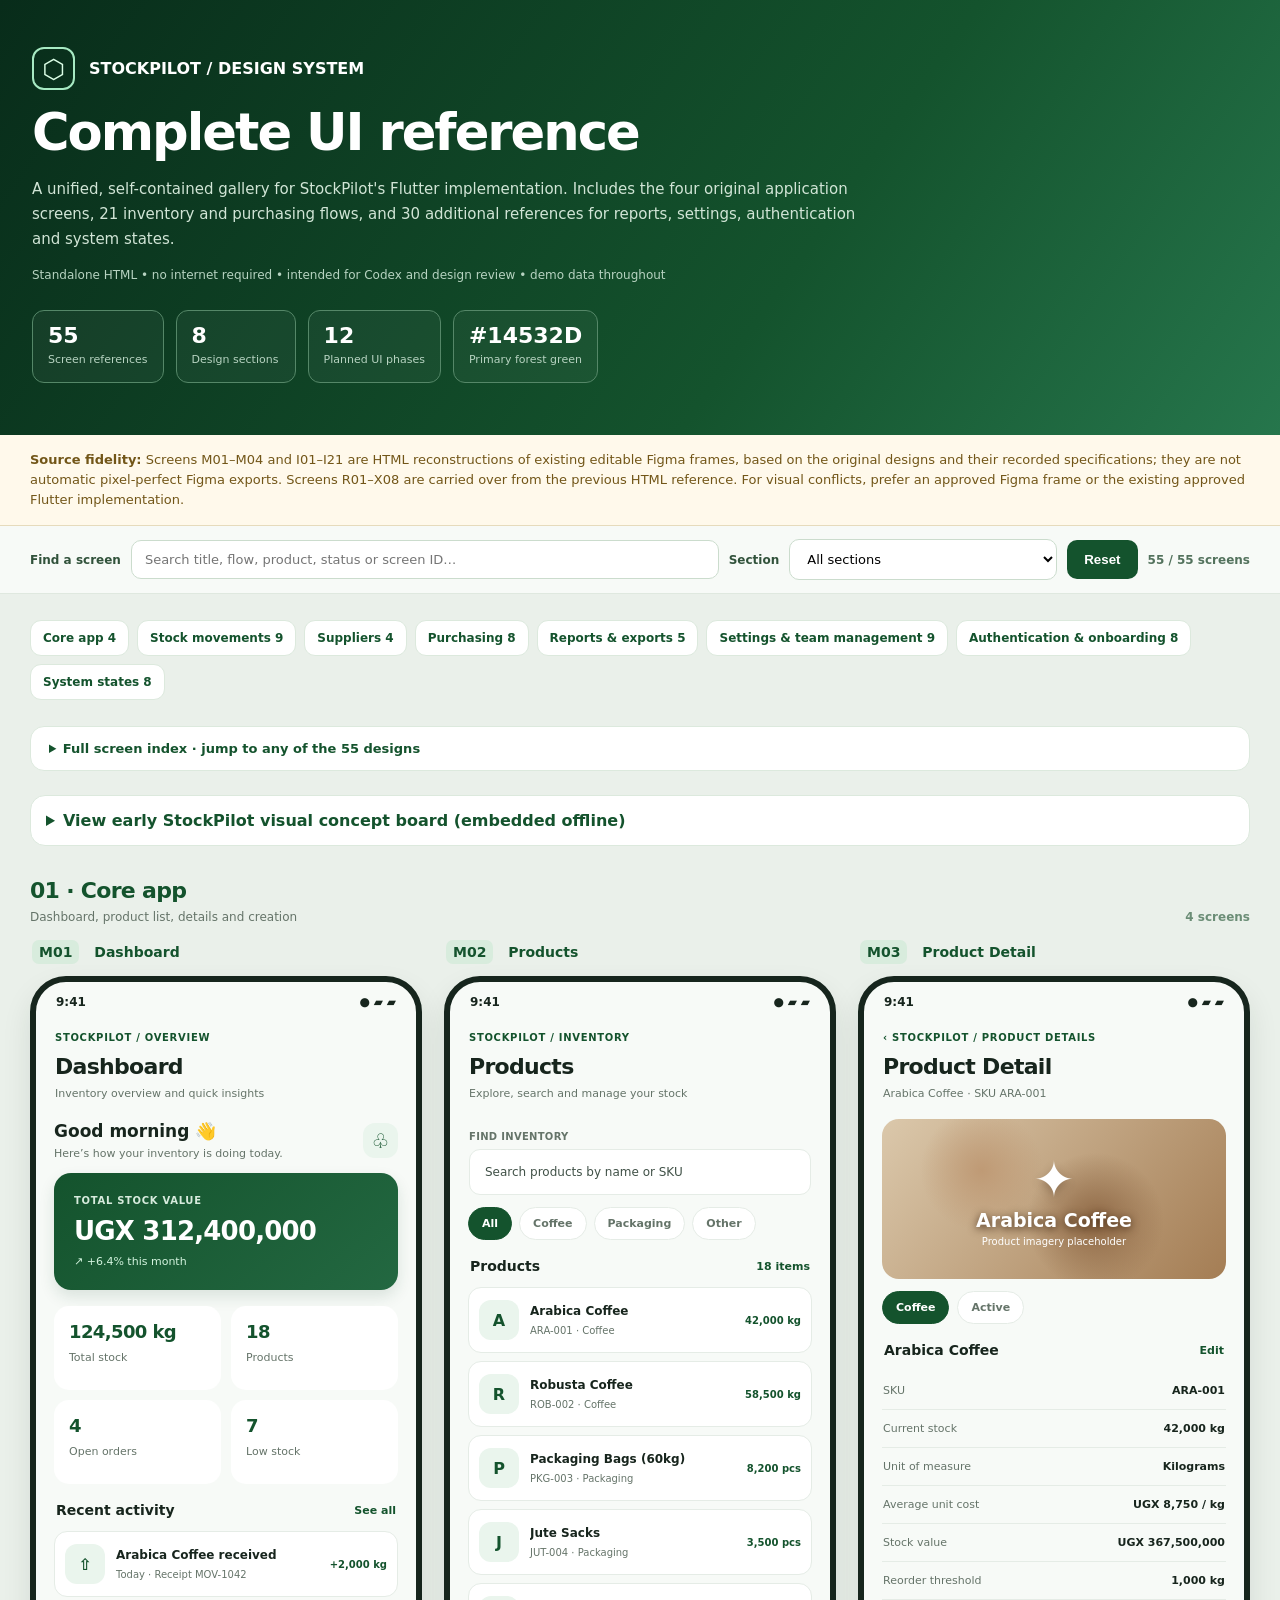
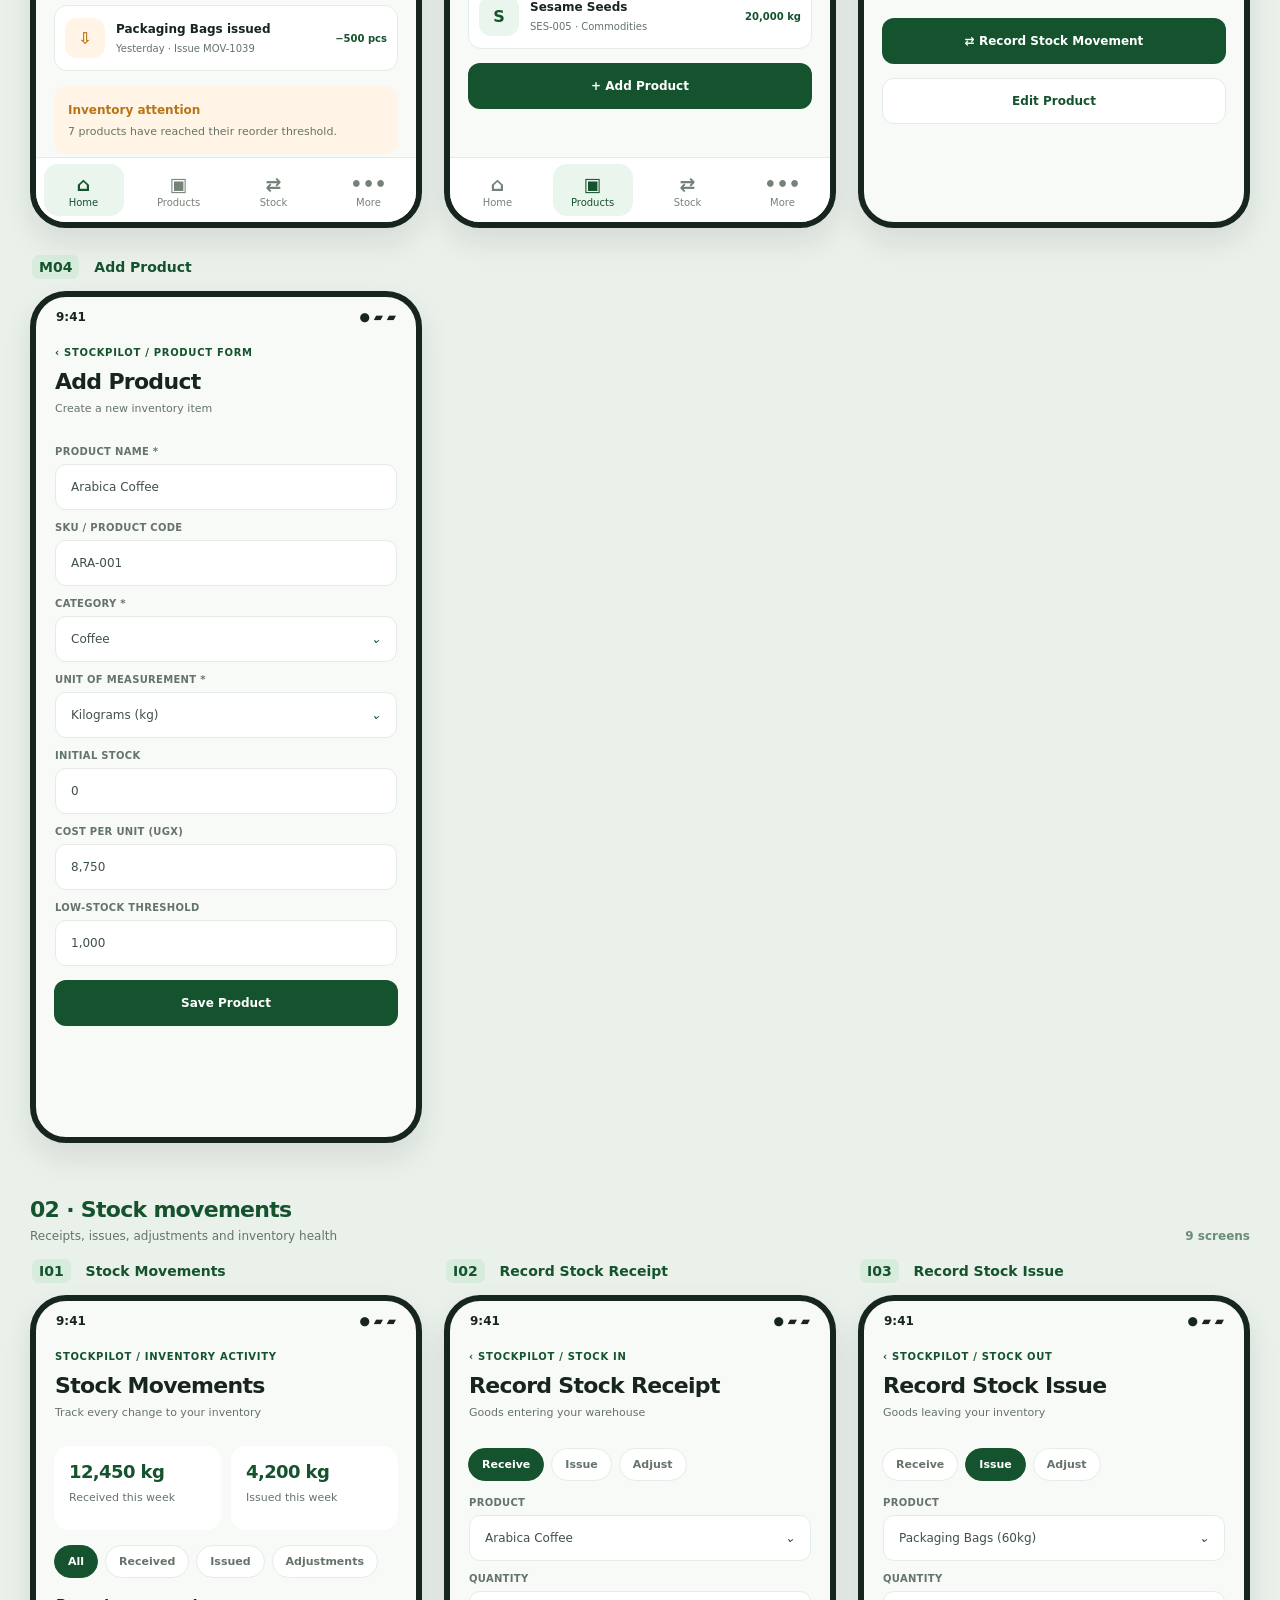
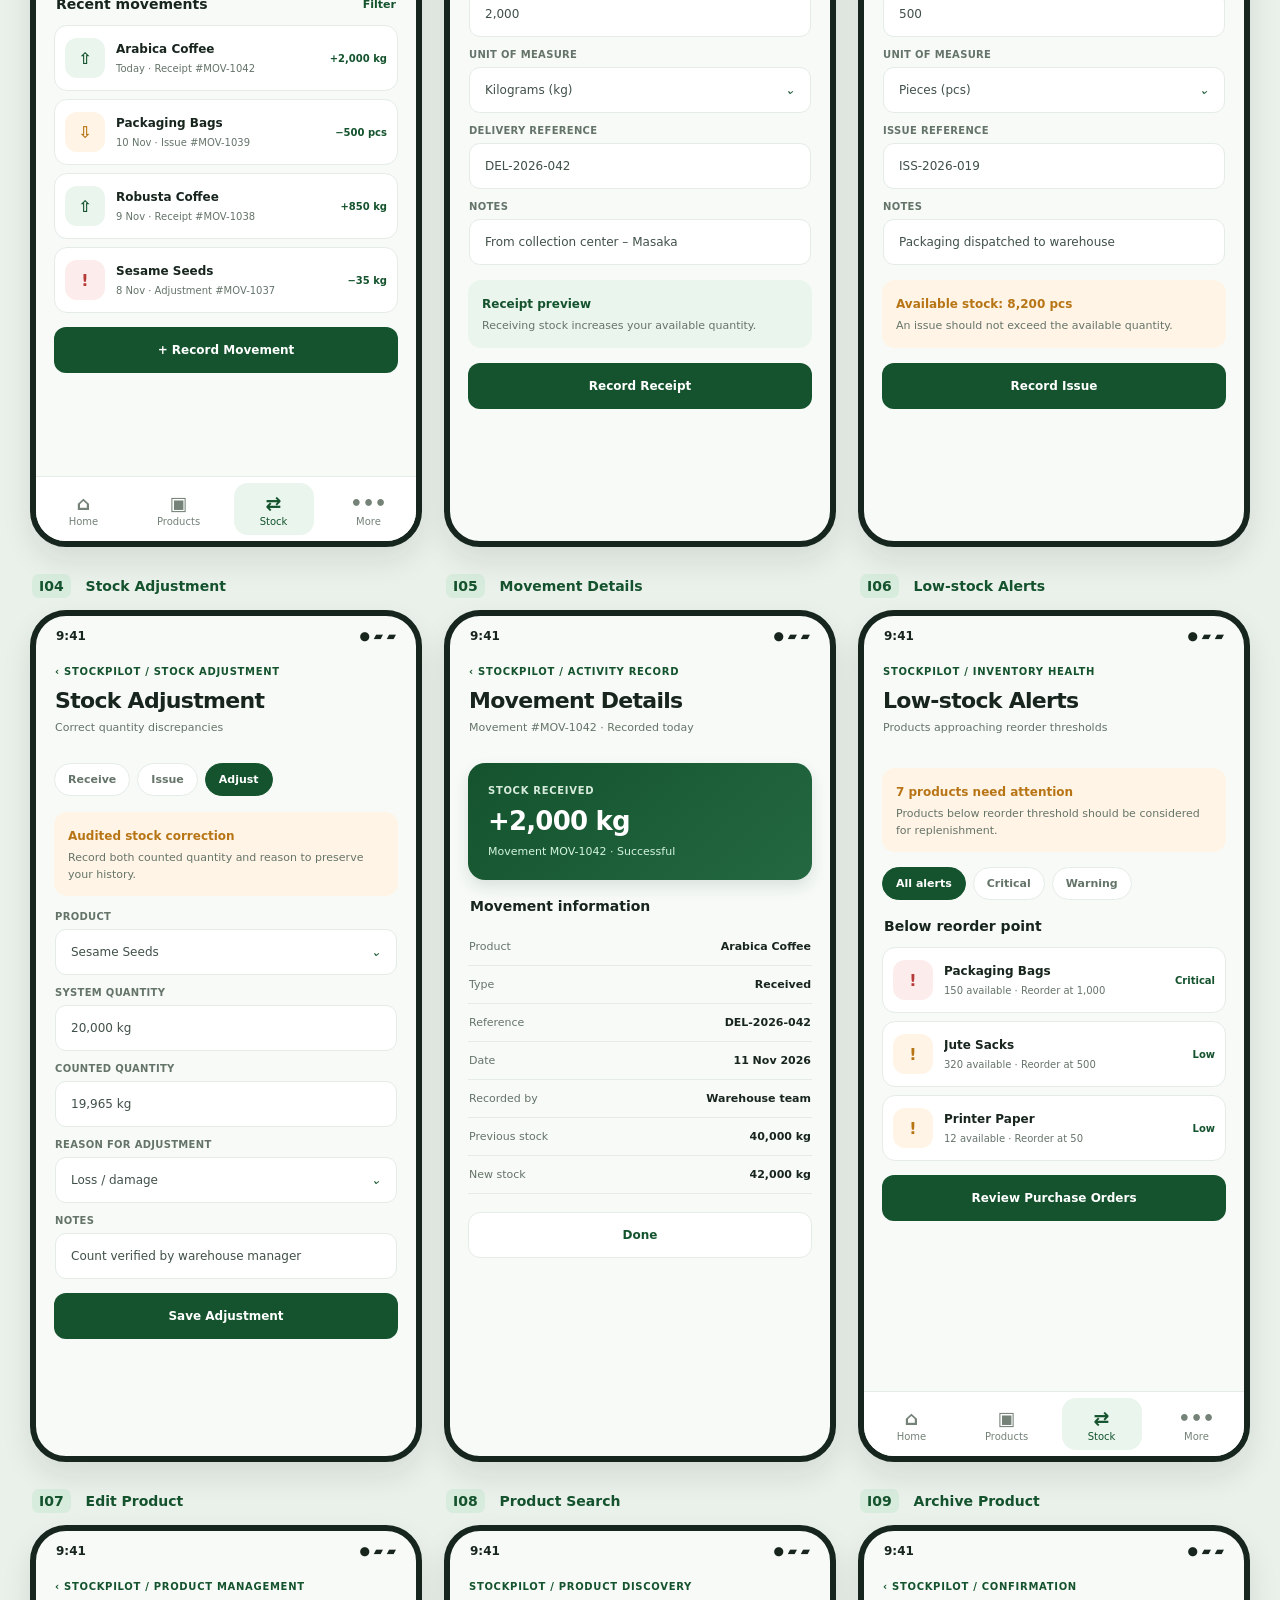
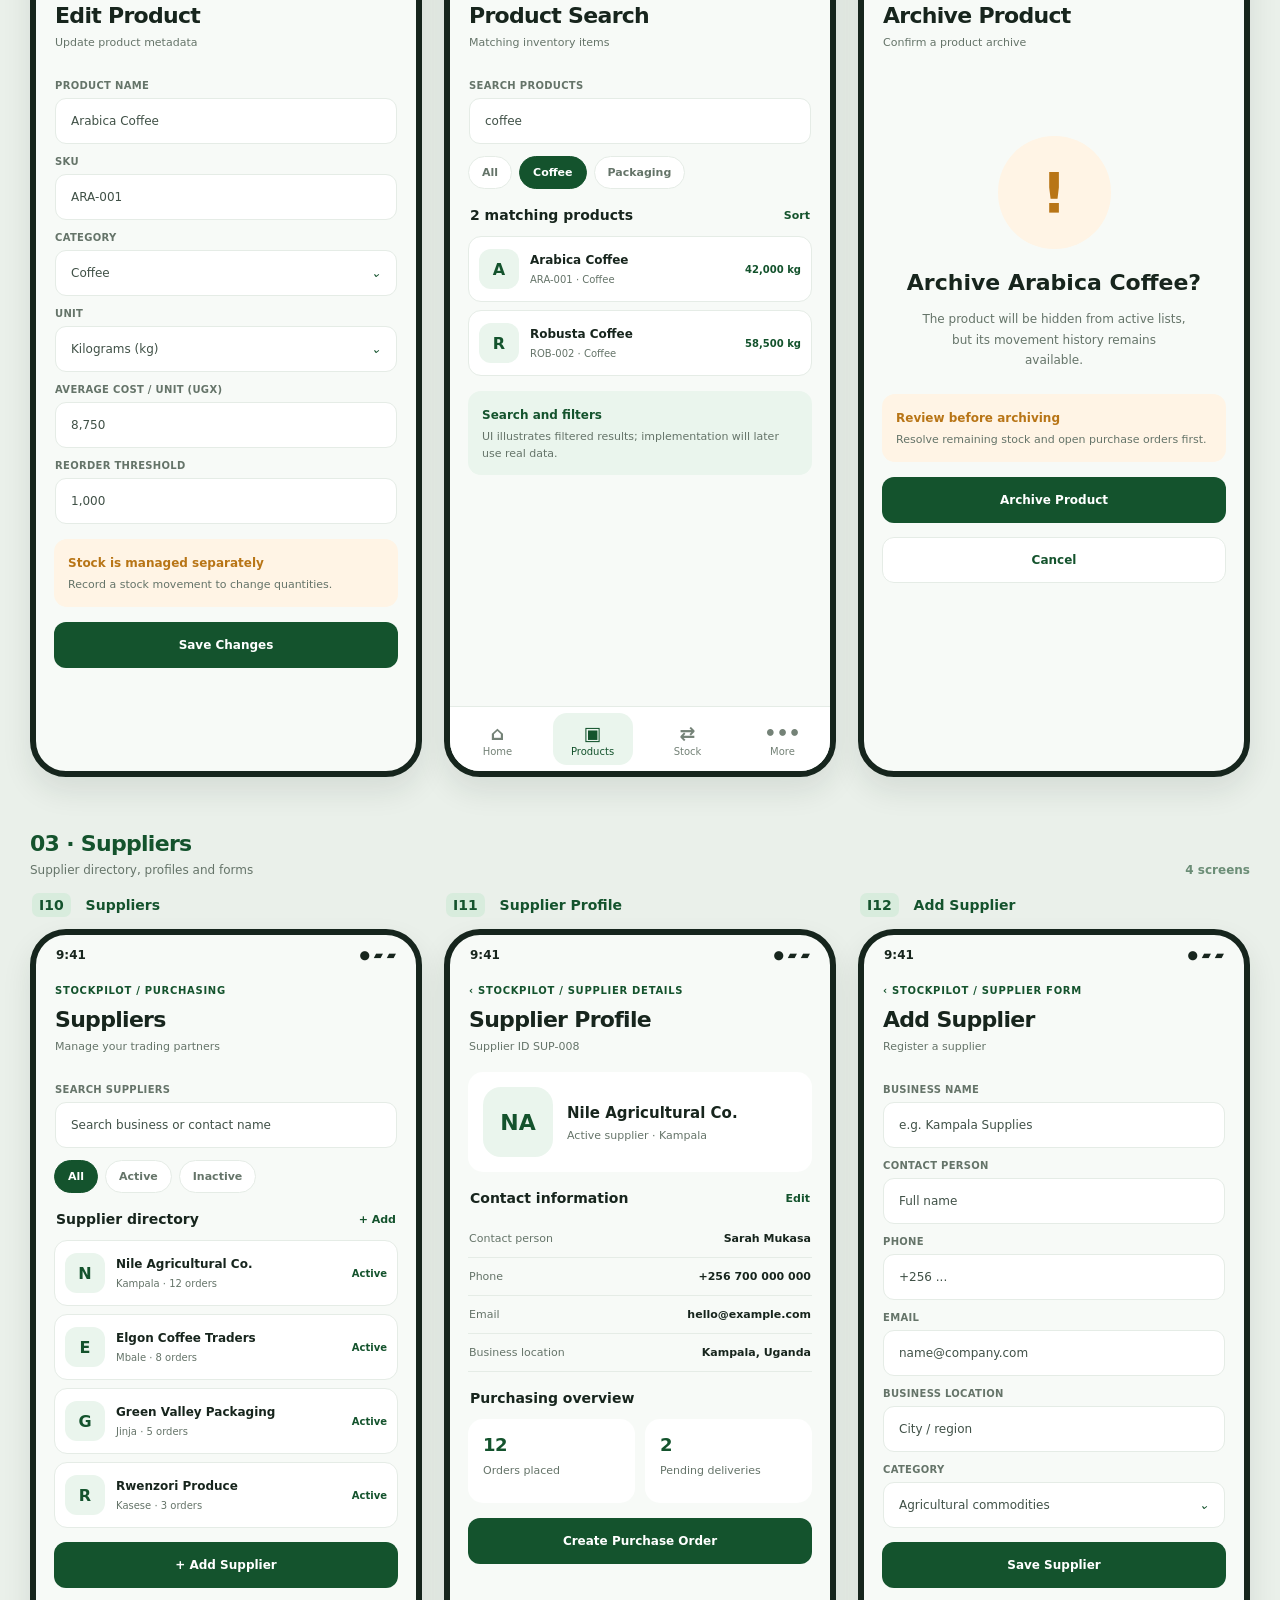
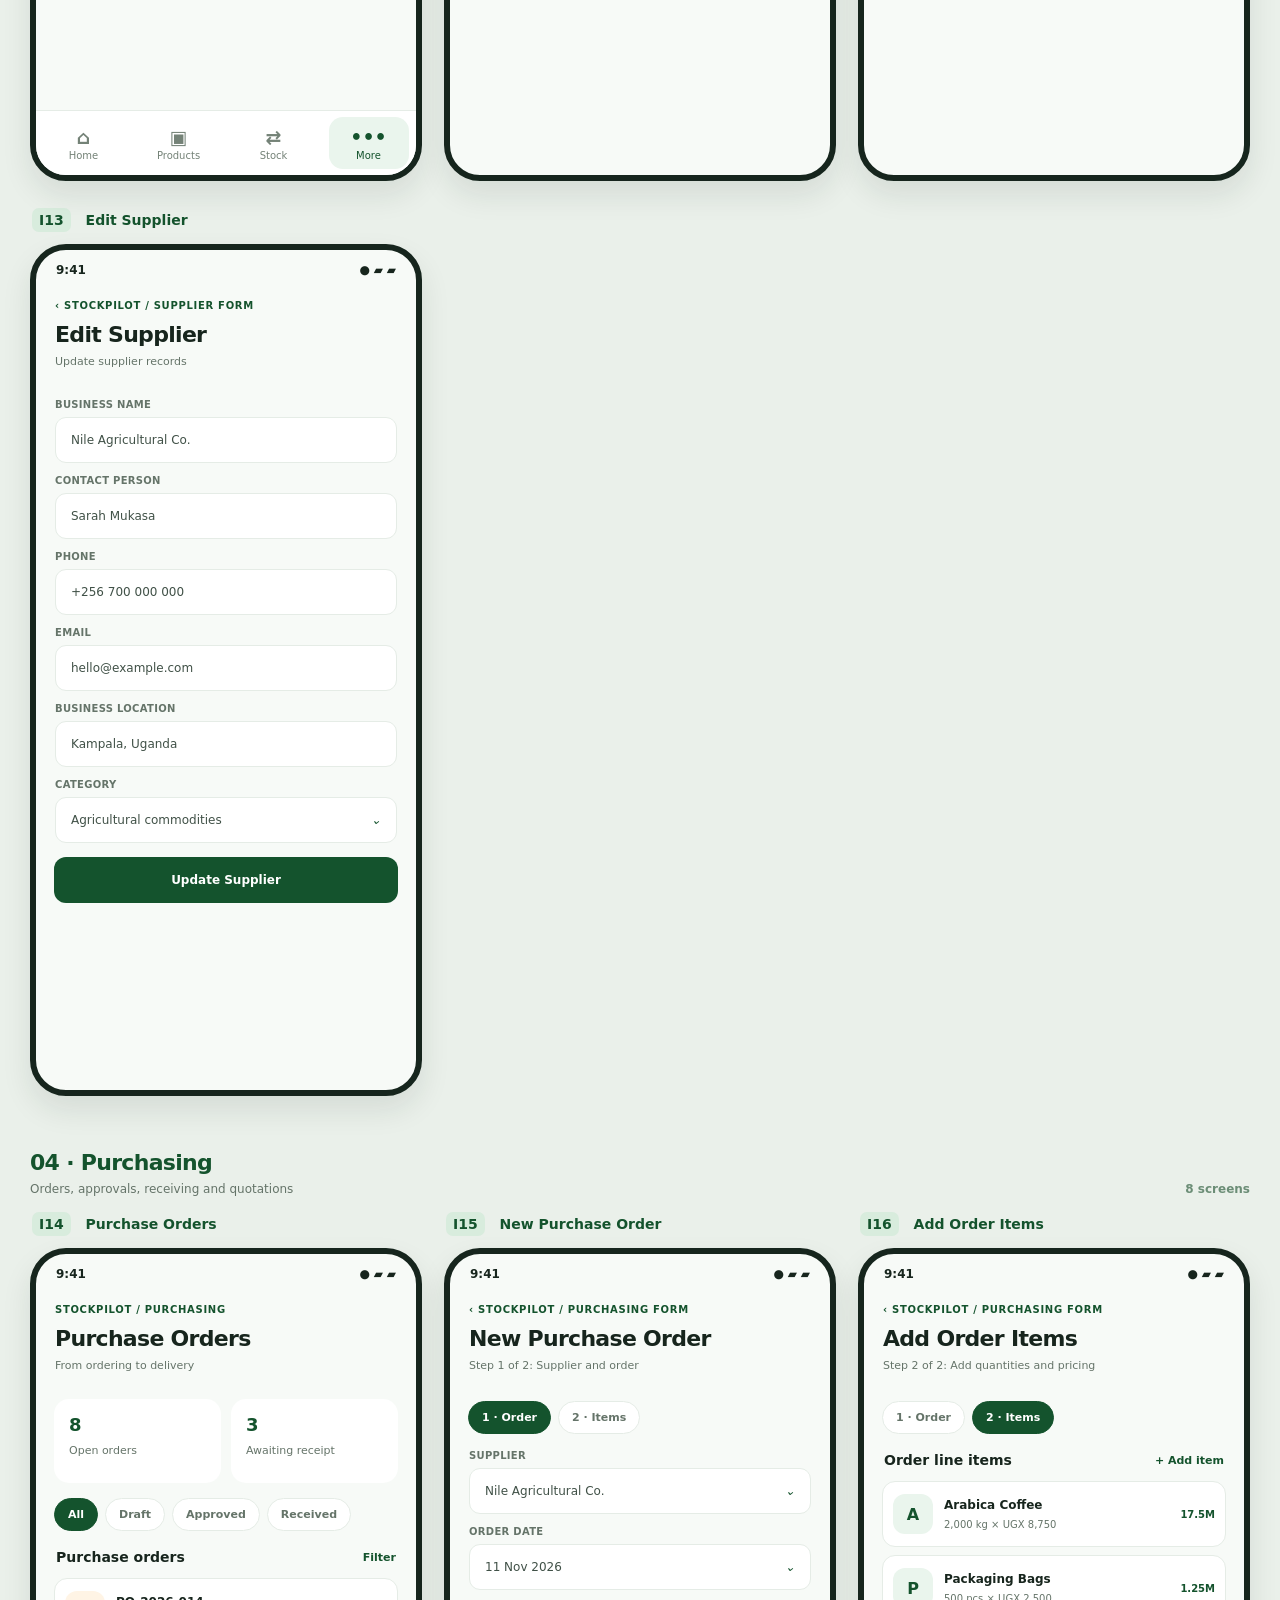
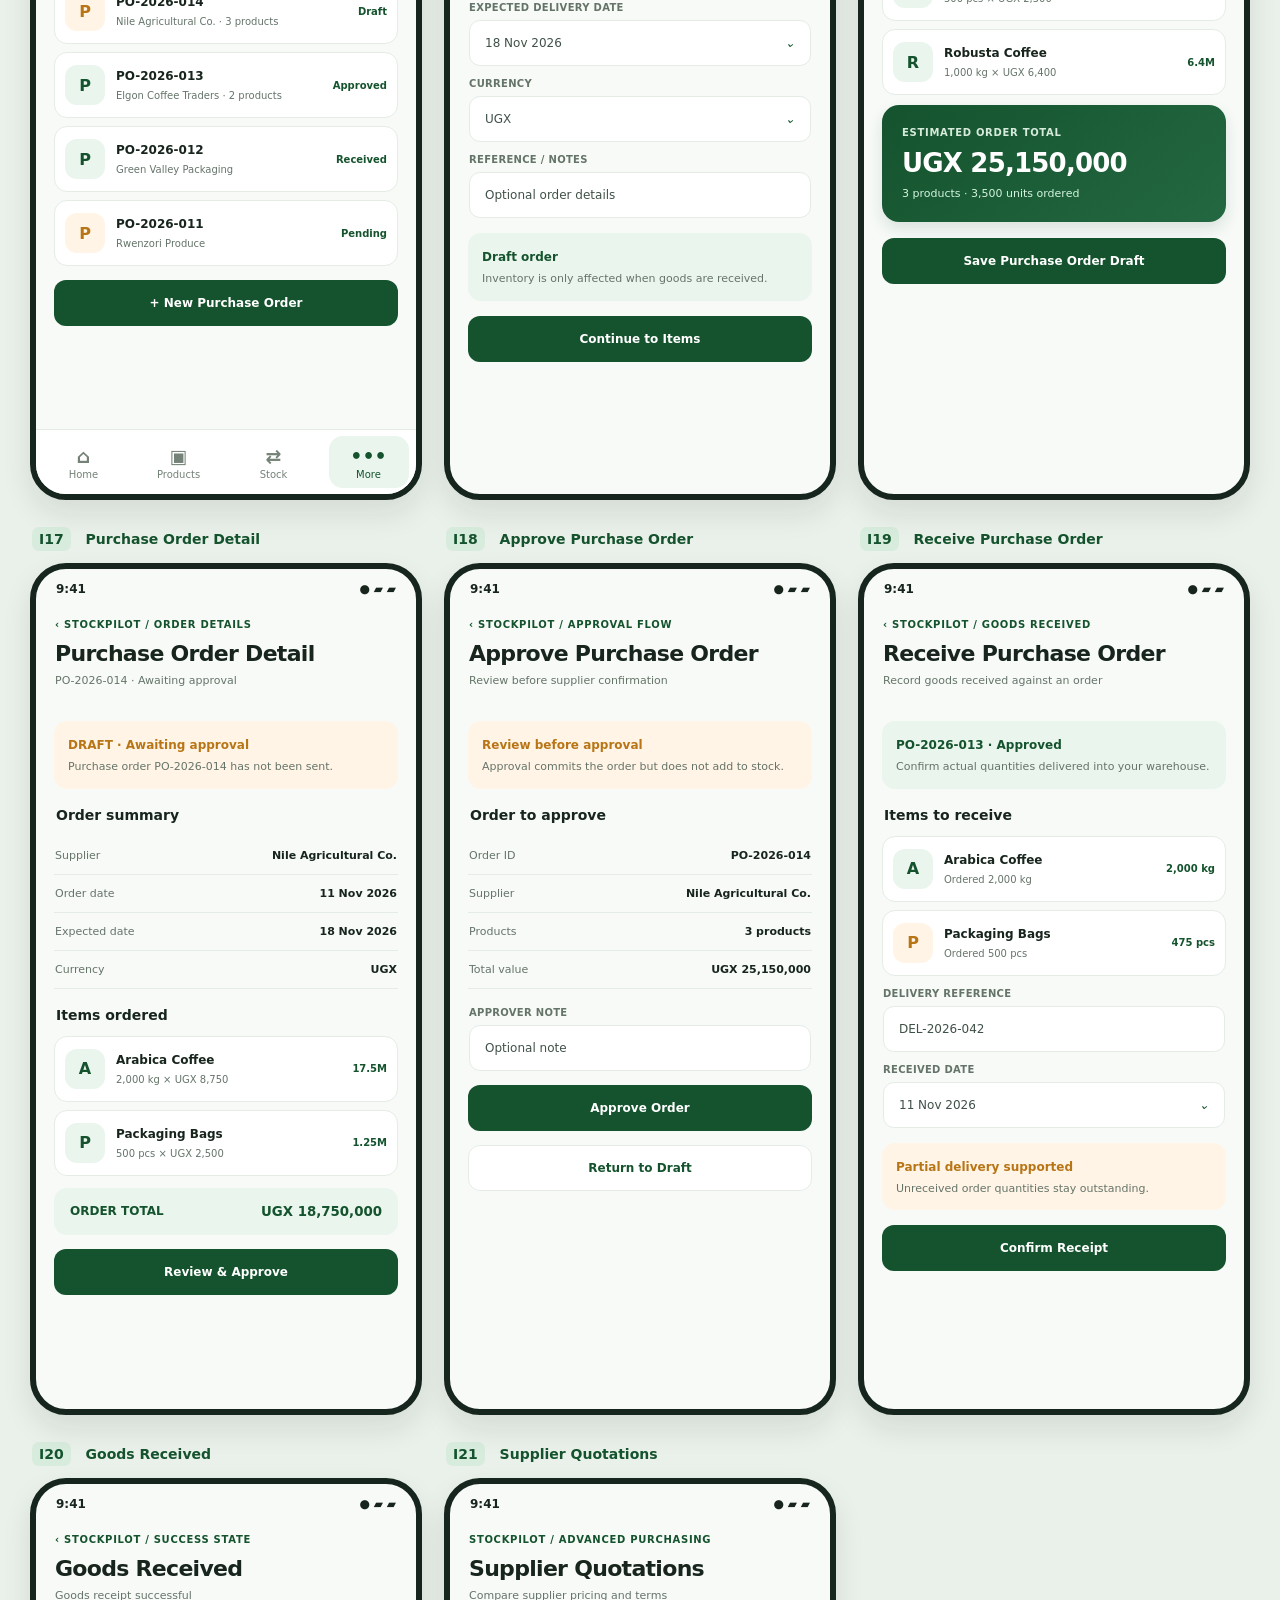
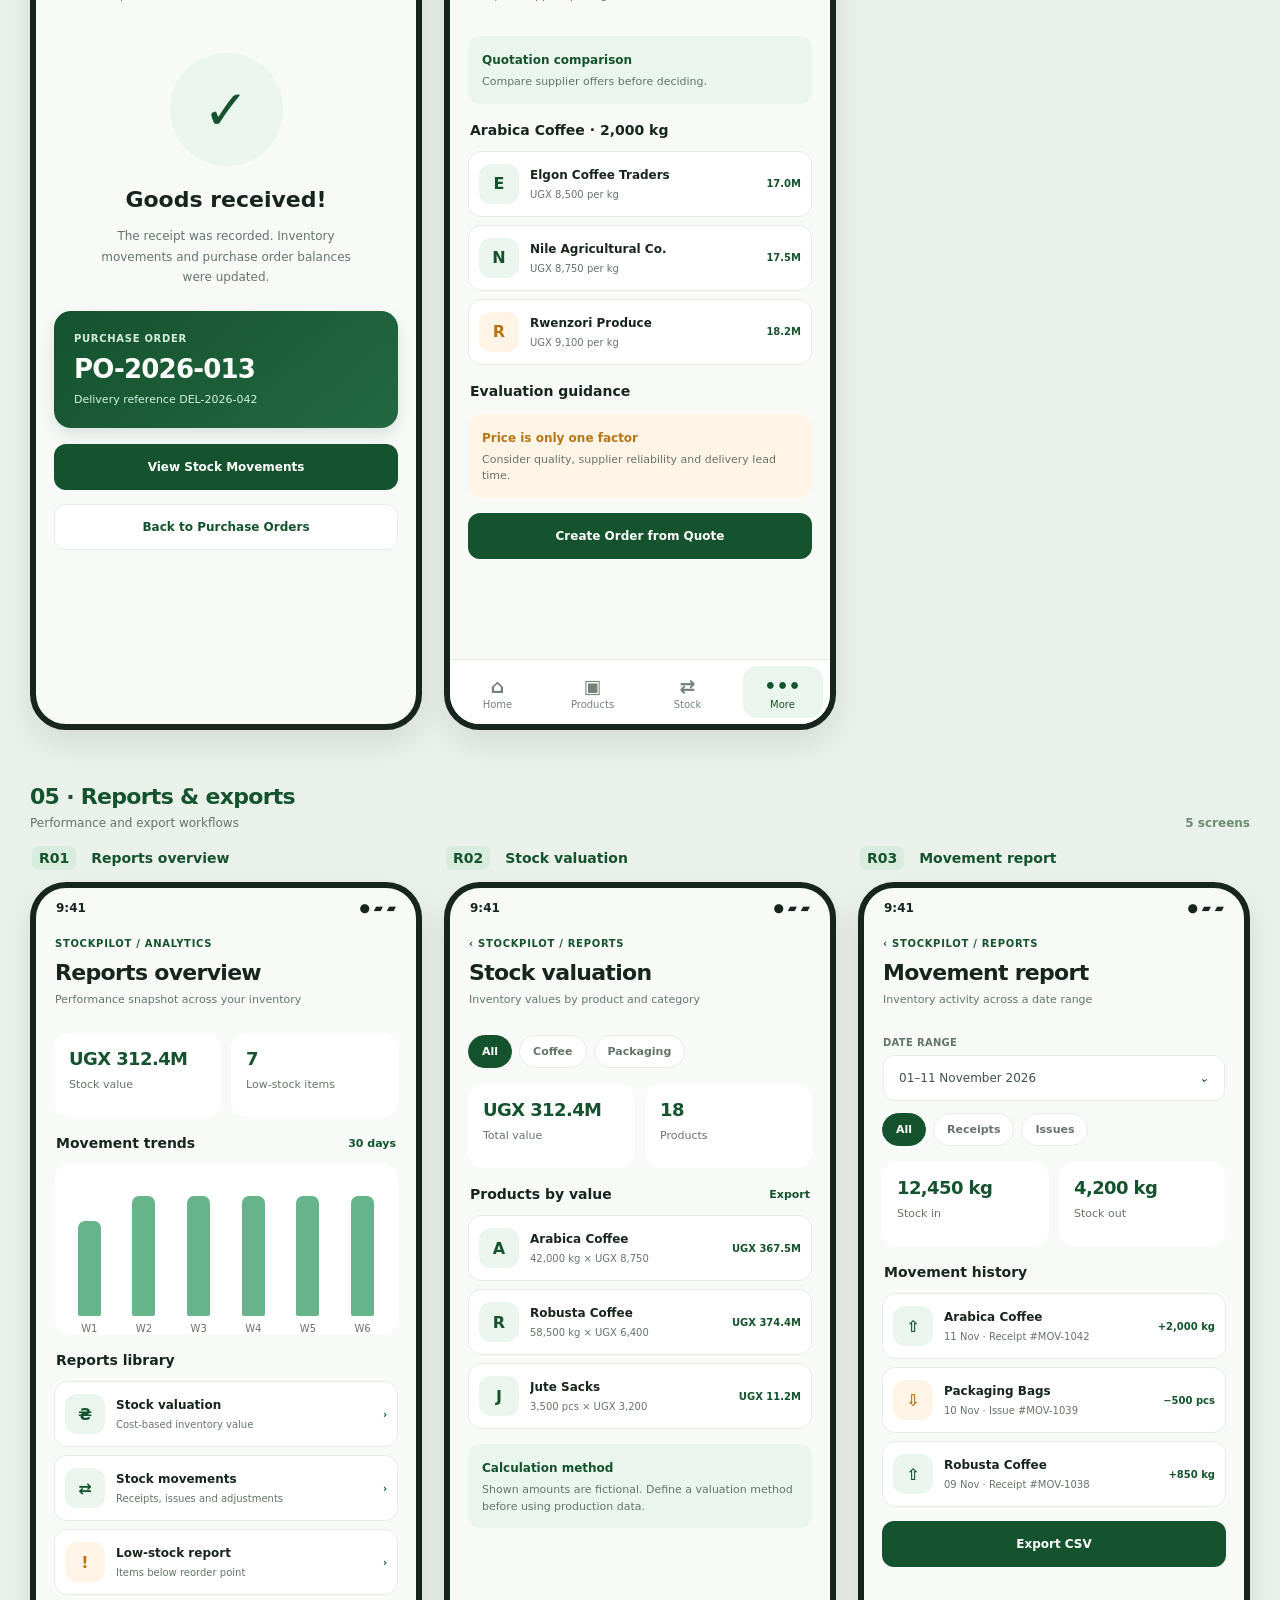
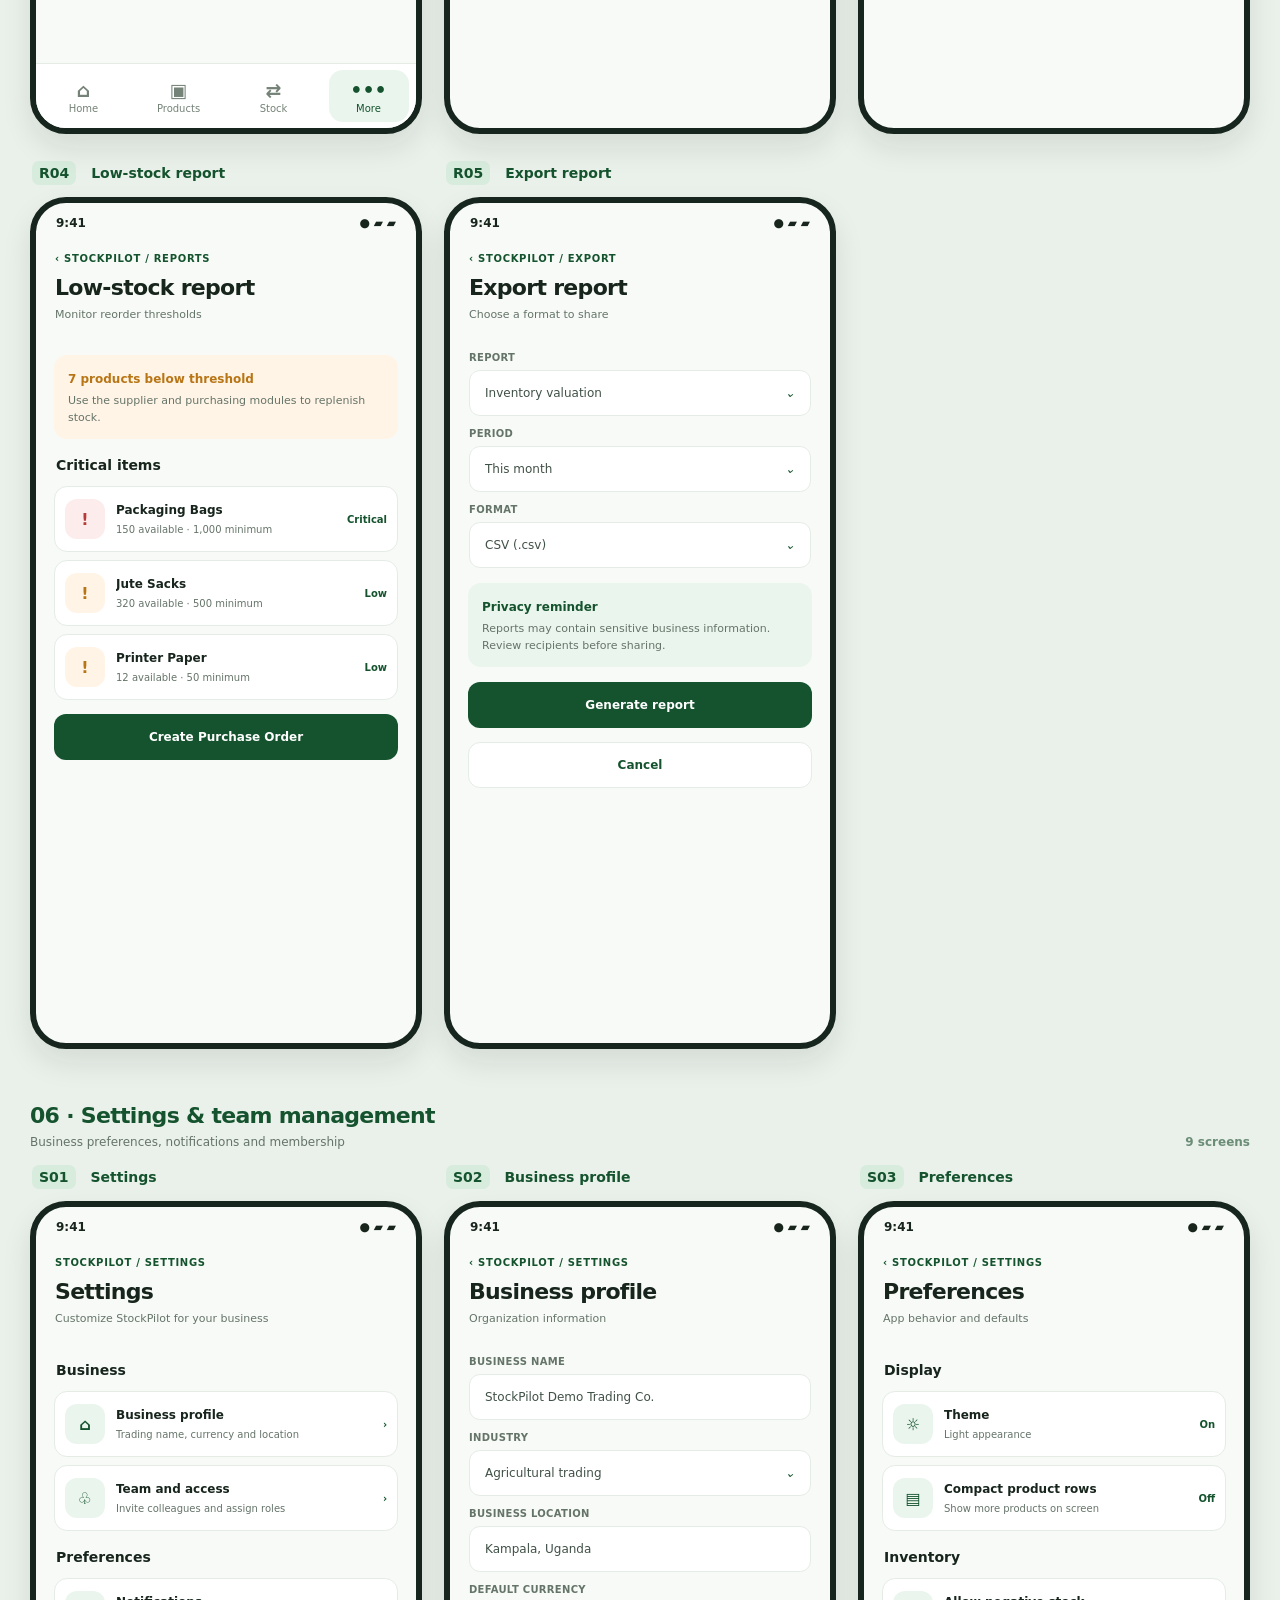
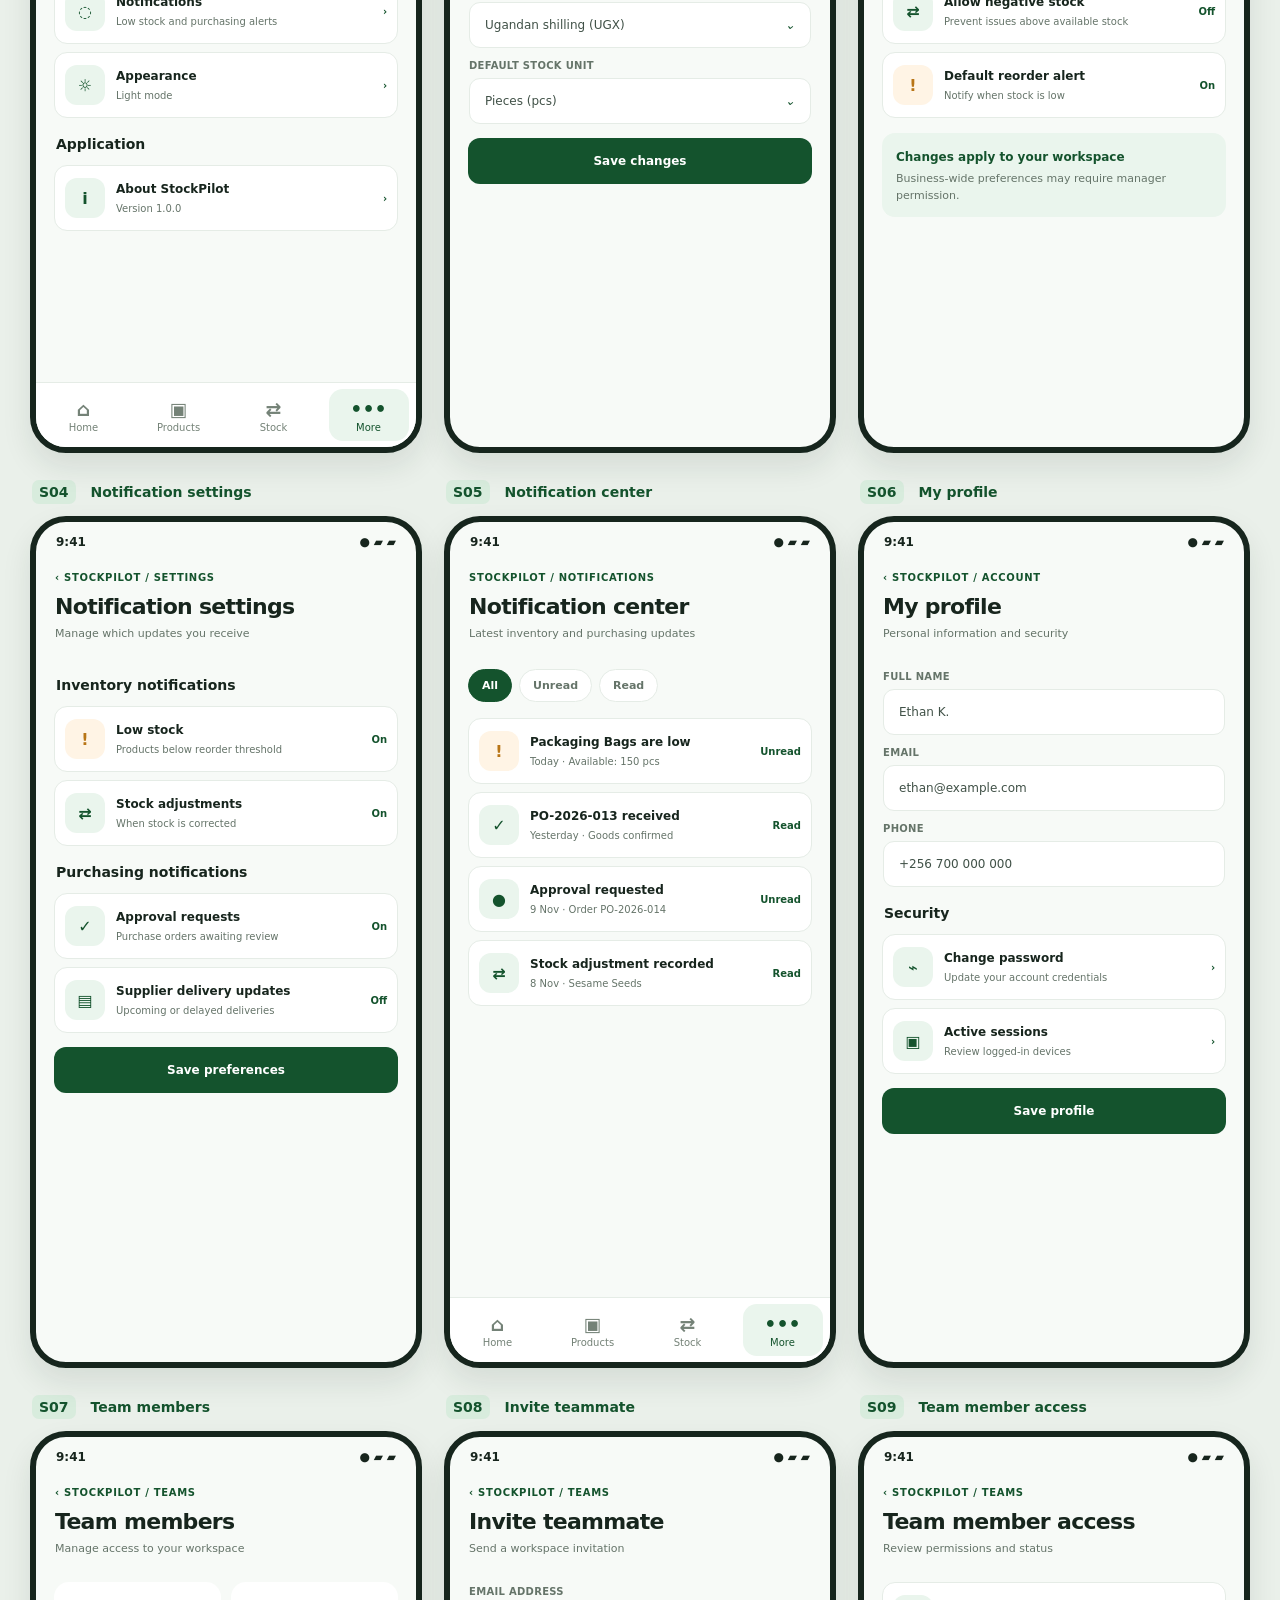
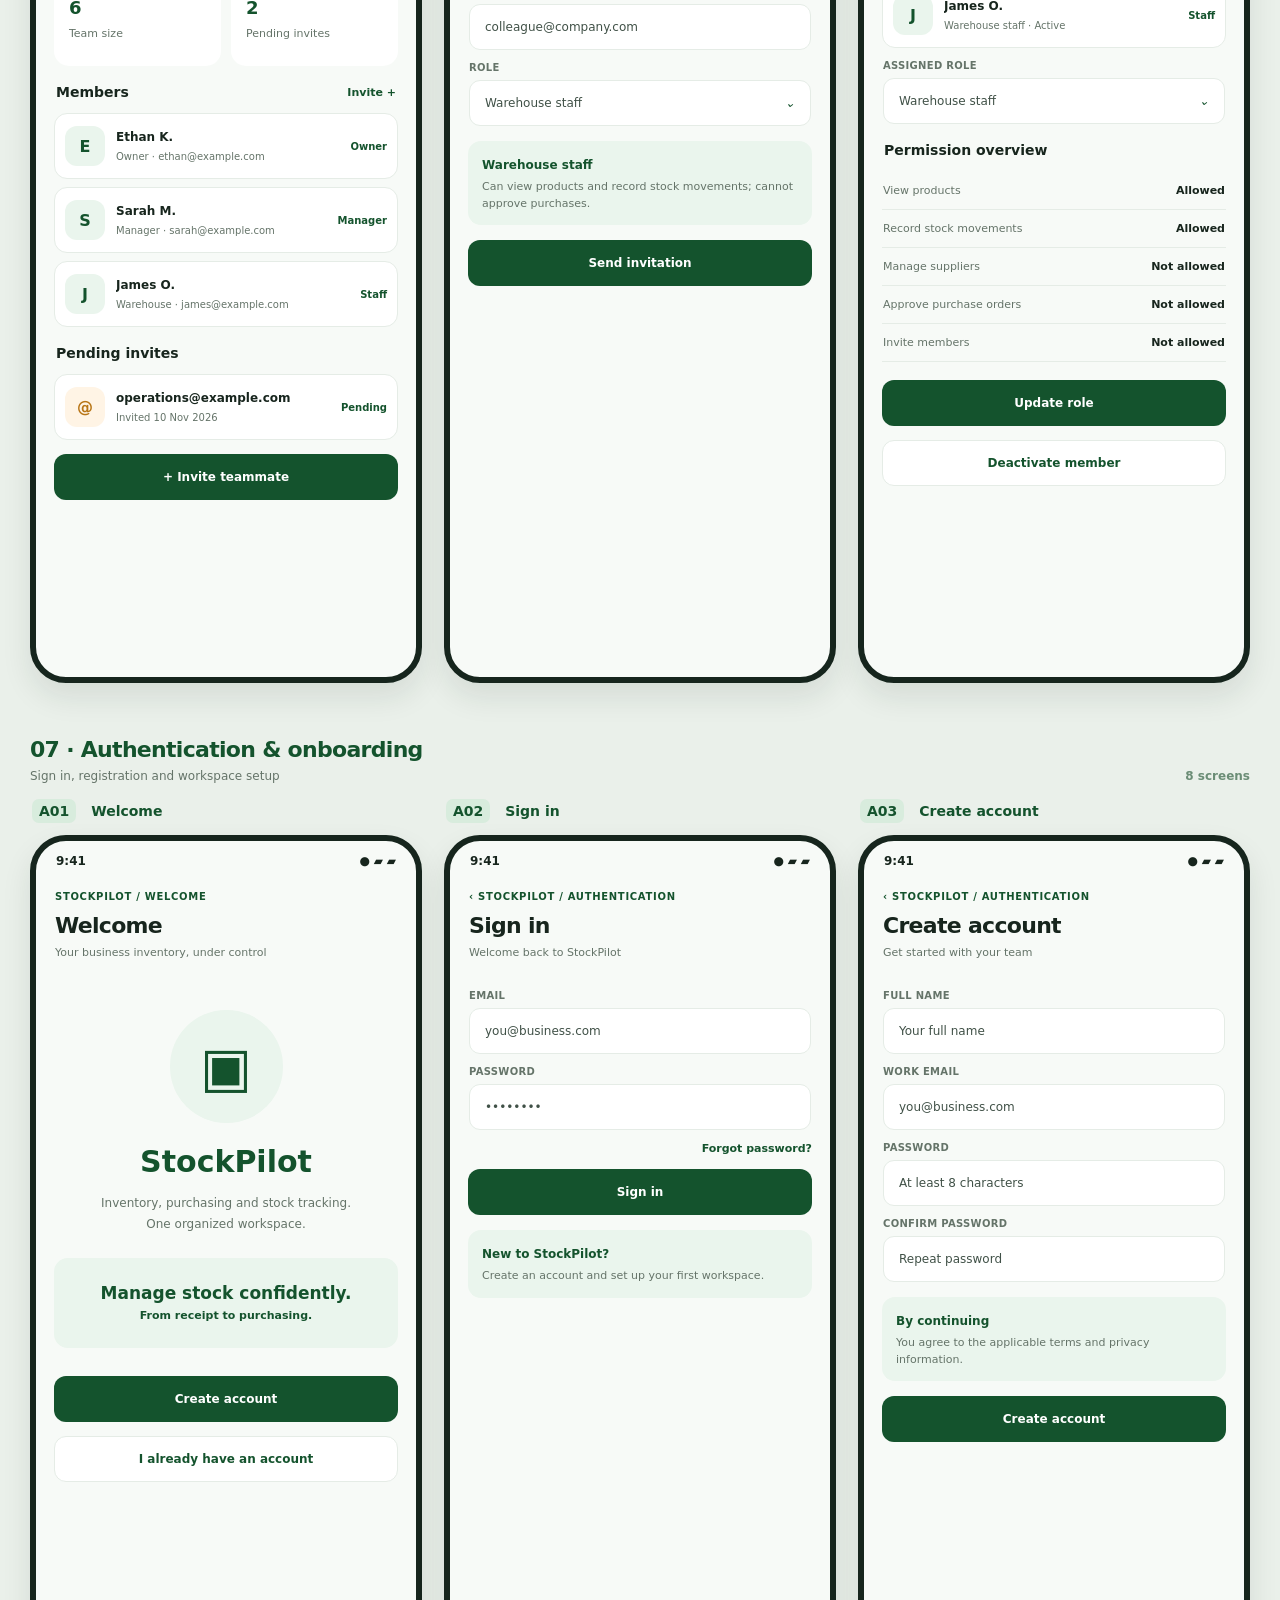
<file: docs/designs/stockpilot_complete_ui_reference.html>
<!doctype html>
<html lang="en"><head><meta charset="utf-8"><meta name="viewport" content="width=device-width, initial-scale=1">
<title>StockPilot — Complete UI Design Reference (55 screens)</title>
<meta name="description" content="Self-contained StockPilot Flutter UI design specification, 55 screens, inventory, purchasing, analytics, team and authentication.">
<!--
CODEX HANDOFF — read this first.
This SINGLE FILE is an offline, static visual reference, not production HTML and not Flutter source.
Its 55 screen articles are identified by stable IDs and data-phase/data-source attributes.
Source flags: figma-original-recreated = approximated HTML version of preexisting 4 editable Figma frames;
figma-expanded-recreated = approximated HTML version of 21 additional Figma frames;
html-original = unchanged pre-existing 30 HTML screen references.
Use native Flutter Material 3 widgets; preserve app shell and existing feature architecture.
Data shown is illustrative. Buttons, controls, and screens do not perform persistence or business logic.
Do NOT treat this gallery as a pixel-exact export of Figma; validate against editable Figma where accessible.
Flutter implementation should use theme tokens, reusable components, accessible labels, real navigation, responsive constraints.
-->
<style>
:root{--primary:#14532D;--bright:#16A34A;--soft:#EAF5ED;--ink:#17251D;--muted:#657469;--border:#E5ECE6;--surface:#F7FAF7;--danger:#B63A38;--warning:#B87516}*{box-sizing:border-box}body{margin:0;background:#eaf0ea;font-family:Inter,system-ui,-apple-system,'Segoe UI',sans-serif;color:var(--ink)}.intro{max-width:1100px;padding:45px 30px;margin:auto}.intro h1{font-size:34px;margin:8px 0}.intro p{max-width:820px;color:#5a6a60;line-height:1.6}.sectionbar{max-width:1560px;margin:35px auto 18px;padding:0 30px;font-weight:750;color:var(--primary);font-size:22px}.gallery{max-width:1560px;margin:auto;display:grid;grid-template-columns:repeat(auto-fill,minmax(330px,1fr));gap:35px 25px;padding:0 30px 60px}.phone-wrap{width:min(100%,393px)}.frame-caption{font-size:14px;color:var(--primary);font-weight:750;margin:0 0 12px}.frame-caption span{color:#8a998f;font-weight:700;margin-right:10px}.phone{height:740px;background:var(--surface);border:6px solid #16251d;border-radius:38px;overflow:hidden;position:relative;box-shadow:0 16px 35px #14271c20}.status{height:38px;padding:13px 20px 0;display:flex;justify-content:space-between;font-size:12px}.head{padding:12px 19px 10px}.eyebrow{font-size:10px;color:var(--primary);font-weight:800;letter-spacing:.7px}.head h2{font-size:22px;letter-spacing:-.7px;line-height:1.16;margin:11px 0 7px}.head p{font-size:11px;color:var(--muted);margin:0}.phone main{height:570px;overflow:hidden;padding:12px 17px 20px}.bottom{height:65px;background:white;position:absolute;bottom:0;left:0;right:0;display:flex;justify-content:space-around;align-items:center;border-top:1px solid var(--border)}.nav{color:#748277;text-align:center;width:80px;height:52px;display:flex;flex-direction:column;align-items:center;justify-content:center;gap:2px;border-radius:14px}.nav.on{color:var(--primary);background:var(--soft)}.nav span{font-weight:750;font-size:19px}.nav small{font-size:10px}.metrics{display:grid;grid-template-columns:1fr 1fr;gap:10px;margin:6px 0 22px}.metric{padding:15px;background:white;border-radius:15px;min-height:84px}.metric strong{display:block;font-size:20px;color:var(--primary);letter-spacing:-.6px}.metric small{display:block;color:var(--muted);font-size:11px;margin-top:9px}.section-title{display:flex;justify-content:space-between;align-items:center;font-size:14px;margin:18px 2px 13px}.section-title a{color:var(--primary);font-size:11px;font-weight:700}.item{display:flex;align-items:center;gap:11px;padding:10px;background:white;min-height:66px;border:1px solid var(--border);border-radius:13px;margin:8px 0}.mini{background:var(--soft);border-radius:12px;width:40px;height:40px;display:flex;justify-content:center;align-items:center;color:var(--primary);font-weight:750;flex:none}.mini.amber{background:#fff4e5;color:var(--warning)}.mini.red{background:#fceceb;color:var(--danger)}.itembody{min-width:0;flex:1}.itembody strong{display:block;font-size:12px;white-space:nowrap;overflow:hidden;text-overflow:ellipsis}.itembody small{display:block;color:var(--muted);font-size:10px;margin-top:7px}.end{font-size:10px;font-weight:750;color:var(--primary);text-align:right;max-width:90px}.field{margin:12px 1px}.field label{display:block;font-size:10px;font-weight:750;color:var(--muted);margin-bottom:7px;letter-spacing:.3px}.fake-input{background:#fff;padding:15px;border:1px solid var(--border);border-radius:11px;font-size:12px;color:#405147;min-height:45px}.fake-input i{float:right;color:var(--primary)}.button{height:46px;display:flex;align-items:center;justify-content:center;border-radius:12px;background:var(--primary);color:white;font-weight:750;font-size:12px;margin:14px 0}.button.secondary{color:var(--primary);background:white;border:1px solid var(--border)}.notice{background:#eaf5ed;padding:13px 14px;border-radius:13px;margin:15px 0}.notice.amber{background:#fff4e5}.notice.red{background:#fceceb}.notice strong{font-size:12px;color:var(--primary)}.notice.amber strong{color:var(--warning)}.notice.red strong{color:var(--danger)}.notice p{font-size:11px;color:var(--muted);line-height:1.5;margin:6px 0 0}.chips{display:flex;gap:7px;margin:10px 0 16px;flex-wrap:wrap}.chip{font-size:11px;font-weight:650;background:white;border-radius:18px;border:1px solid var(--border);padding:9px 13px;color:var(--muted)}.chip.selected{background:var(--primary);color:white;border-color:var(--primary)}.details{margin:14px 0 18px}.details>div{display:flex;justify-content:space-between;gap:15px;padding:12px 1px;border-bottom:1px solid var(--border);font-size:11px}.details span{color:var(--muted)}.details strong{text-align:right}.graph{display:flex;align-items:end;justify-content:space-around;height:150px;padding:10px 8px 0;background:white;border-radius:15px;margin:12px 0 16px}.barcol{text-align:center;display:flex;flex-direction:column;justify-content:flex-end;align-items:center;height:100%}.bar{background:#67b48a;width:23px;border-radius:7px 7px 2px 2px}.barcol small{margin-top:7px;color:var(--muted);font-size:10px}.welcome-mark,.success-mark,.state-illustration{margin:32px auto 21px;width:113px;height:113px;border-radius:56px;background:var(--soft);color:var(--primary);display:flex;align-items:center;justify-content:center;font-weight:800;font-size:55px}.hero-title,.center-title{text-align:center;color:var(--ink);font-size:22px;margin:14px 0}.hero-title{color:var(--primary);font-size:30px}.hero-sub,.center-p{text-align:center;color:var(--muted);font-size:12px;line-height:1.7;margin:12px auto 24px;max-width:265px}.illustrated{padding:25px;text-align:center;background:var(--soft);color:var(--primary);border-radius:14px;font-size:17px;font-weight:750;margin:20px 0 28px}.illustrated small{font-size:11px}.minor-link{text-align:right;font-size:11px;color:var(--primary);font-weight:700}.state-illustration{margin-top:68px}.redicon{background:#fceceb;color:var(--danger)}.ambericon{background:#fff4e5;color:var(--warning)}.loading-ring{width:88px;height:88px;border:8px solid #d7e6da;border-top-color:var(--primary);border-radius:50%;margin:95px auto 31px}.metadata{font-size:12px;color:#63816b;background:#eff8f0;padding:14px 18px;border:1px solid #dae9da;border-radius:12px;margin-top:18px}nav.toplinks{max-width:1100px;margin:0 auto 20px;display:flex;gap:12px;padding:0 30px;flex-wrap:wrap}nav.toplinks a{font-size:12px;padding:9px 12px;background:white;border-radius:10px;text-decoration:none;color:var(--primary)}@media(max-width:550px){.intro{padding:22px 18px}.gallery{padding:0 20px 45px;gap:22px;grid-template-columns:1fr}.phone-wrap{margin:auto}.phone{max-width:393px}.sectionbar{padding:0 20px}}

/* Consolidated single-file improvements and expanded Figma-derived references */
:root{--primary:#14532D;--bright:#16A34A;--soft:#EAF5ED;--ink:#17251D;--muted:#657469;--border:#E5ECE6;--surface:#F7FAF7;--danger:#B63A38;--warning:#B87516;--canvas:#EAF0EA}
html{scroll-behavior:smooth} body{background:var(--canvas)}
.hero-intro{background:linear-gradient(125deg,#082c1a 0%,#14532d 62%,#26764c 100%);color:white;padding:47px 0 52px}
.hero-intro .inner{max-width:1480px;padding:0 32px;margin:auto}
.hero-intro .eyebrow{color:#b5edc7}
.hero-intro h1{font-size:clamp(32px,4vw,52px);letter-spacing:-2px;margin:12px 0}
.hero-intro p{color:#d1e5d6;font-size:15px;max-width:850px;line-height:1.65}
.hero-intro .subtle{color:#b7d3c1;font-size:12px}
.brand-row{display:flex;align-items:center;gap:14px;font-weight:800;font-size:16px}
.brand-glyph{border:2px solid #a7eac3;color:#dcffe7;border-radius:12px;width:43px;height:43px;display:grid;place-items:center;font-size:26px}
.statbar{display:flex;gap:12px;flex-wrap:wrap;margin-top:24px}
.stat{border:1px solid #558768;padding:12px 15px;border-radius:12px;color:#fff;min-width:120px;background:#ffffff0a}
.stat strong{display:block;font-size:22px}.stat small{color:#b7d3c1;font-size:11px;line-height:1.7}
.notice-banner{background:#fff9eb;border-bottom:1px solid #e6dbbc;padding:15px 30px;color:#725618;font-size:13px}
.notice-banner div{max-width:1480px;margin:auto;line-height:1.55}
.gallery-toolbar{position:sticky;top:0;z-index:10;background:#f7faf7f5;border-bottom:1px solid #dfe8df;backdrop-filter:blur(12px)}
.gallery-toolbar .inner{max-width:1480px;margin:auto;padding:13px 30px;display:flex;align-items:center;gap:10px;flex-wrap:wrap}
.gallery-toolbar label{font-size:12px;font-weight:750;color:#31523b}
.gallery-toolbar input,.gallery-toolbar select{border:1px solid #cbdccd;background:white;border-radius:10px;padding:11px 13px;font:inherit;font-size:13px;min-width:190px;outline-color:#16884d}
.gallery-toolbar input{flex:1;min-width:220px}
.gallery-toolbar button{background:#14532d;color:white;border:0;border-radius:10px;padding:12px 17px;cursor:pointer;font-weight:700}
.gallery-toolbar .count{margin-left:auto;color:#53725d;font-size:12px;font-weight:750}
.sections-index{max-width:1480px;margin:26px auto;padding:0 30px}
.section-jump{display:flex;gap:8px;flex-wrap:wrap}
.section-jump a{text-decoration:none;border:1px solid #dce9dd;background:#fff;border-radius:11px;padding:10px 12px;font-size:12px;color:#14532d;font-weight:750}
.group-header{max-width:1480px;margin:32px auto 16px;padding:0 30px;display:flex;justify-content:space-between;align-items:end;gap:20px;scroll-margin-top:93px}
.group-header h2{font-size:22px;letter-spacing:-.7px;color:#14532d;margin:0 0 7px}
.group-header p{font-size:12px;color:#657469;margin:0}
.group-header .gcount{font-size:12px;color:#6b8d76;font-weight:700}
.gallery{max-width:1480px;padding-bottom:22px;grid-template-columns:repeat(auto-fill,minmax(338px,1fr));gap:27px 22px}
.phone-wrap{max-width:393px;scroll-margin-top:91px}
.phone{height:852px;border-radius:36px;box-shadow:0 14px 30px #11251a19;background:#f7faf7}
.phone main{height:auto;overflow:auto;position:absolute;top:125px;bottom:66px;left:0;right:0;padding:12px 18px 18px;scrollbar-width:thin;scrollbar-color:#cddfd0 transparent}
.phone main::-webkit-scrollbar{width:4px}.phone main::-webkit-scrollbar-thumb{background:#cddfd0;border-radius:4px}
.phone:not(:has(.bottom)) main{bottom:10px}
.phone .head h2{font-size:22px}
.frame-caption{padding:0 2px;font-size:14px}
.frame-caption span{background:#d8ecdd;border-radius:7px;color:#14532d;padding:4px 7px;display:inline-block;font-weight:850}
.hero-card{background:linear-gradient(140deg,#14532d,#236841);padding:22px 20px;border-radius:17px;margin:10px 0 16px;color:#fff;box-shadow:0 7px 15px #18452d20}
.hero-kicker{font-size:10px;color:#d7ebdd;font-weight:800;letter-spacing:.7px}
.hero-number{font-size:26px;font-weight:850;letter-spacing:-.8px;margin:10px 0 9px}
.hero-foot{font-size:11px;color:#d4f4df}
.greeting-row{display:flex;justify-content:space-between;align-items:center;gap:10px;margin:2px 0 13px}
.greeting-row b{font-size:17px}.greeting-row small{display:block;font-size:11px;margin-top:6px;color:var(--muted)}
.bell{width:35px;height:35px;border-radius:12px;background:#eaf5ed;display:grid;place-items:center;color:#14532d;font-size:20px}
.product-art{height:160px;border-radius:17px;background:radial-gradient(circle at 29% 32%,#bf9a75 0%,transparent 23%),radial-gradient(circle at 62% 64%,#8f6946 0%,transparent 29%),linear-gradient(130deg,#dbc8ab,#a47d54);display:flex;flex-direction:column;justify-content:center;align-items:center;color:#fff;margin-bottom:12px;overflow:hidden}
.product-art-mark{font-size:50px;text-shadow:0 4px 10px #452c1755}.product-art strong{font-size:19px;text-shadow:0 2px 8px #452c17}.product-art small{font-size:10px;margin-top:5px}
.pill-row{display:flex;gap:8px}.focus-note{background:#eaf5ed;border-radius:13px;padding:16px;margin:12px 0;color:#14532d;display:flex;justify-content:space-between;gap:12px;align-items:center}
.focus-note strong{font-size:12px}.focus-note small{font-weight:800}
.supplier-banner{background:white;padding:15px;display:flex;align-items:center;gap:14px;border-radius:15px}
.supplier-banner strong{font-size:15px}.supplier-banner small{display:block;color:#657469;margin-top:7px;font-size:11px}
.supplier-avatar{width:70px;height:70px;display:grid;place-items:center;background:#eaf5ed;color:#14532d;border-radius:18px;font-weight:850;font-size:22px}
.phone .metric strong{font-size:18px}.phone .metrics{margin:8px 0 15px}
.phone .graph{height:170px;overflow:hidden}.phone .barcol{min-width:35px}.phone .bar{max-height:120px}
.phone .item{margin:8px 0}
.phone .button{cursor:default}
.inline-code-note{max-width:1480px;margin:38px auto 70px;padding:0 30px}
.inline-code-note .panel{background:#fff;border:1px solid #d9e6da;border-radius:16px;padding:23px}
.inline-code-note h2{color:#14532d;margin:0 0 14px;font-size:21px}
.inline-code-note p,.inline-code-note li{color:#516357;font-size:13px;line-height:1.7}
.inline-code-note code{background:#ebf5ec;border-radius:5px;padding:2px 5px;color:#14532d}
.board{max-width:1480px;margin:24px auto 30px;padding:0 30px}
.board details{background:white;border:1px solid #dce9dd;border-radius:15px;padding:15px}
.board summary{cursor:pointer;color:#14532d;font-weight:800}
.board p{font-size:12px;color:#657469;line-height:1.5}
.board img{display:block;width:100%;height:auto;border-radius:10px;border:1px solid #edf1ed}
.empty-results{display:none;text-align:center;background:white;padding:30px;margin:35px auto;border-radius:15px;max-width:500px;color:#657469}
.no-match .empty-results{display:block}
.group-hidden{display:none}
.gallery article.hidden{display:none}
#screen-index{max-width:1480px;margin:20px auto 0;padding:0 30px}
#screen-index details{background:white;border:1px solid #dce9dd;border-radius:14px;padding:14px 18px}
#screen-index summary{color:#14532d;font-size:13px;font-weight:800;cursor:pointer}
.index-grid{display:grid;grid-template-columns:repeat(auto-fill,minmax(180px,1fr));gap:7px 18px;margin-top:17px}
.index-grid a{color:#3b6747;text-decoration:none;padding:6px;font-size:12px}
.index-grid a:hover{text-decoration:underline}
@media(max-width:600px){.hero-intro .inner{padding:0 20px}.hero-intro{padding:31px 0}.gallery-toolbar .inner{padding:12px 17px}.sections-index,.group-header,#screen-index,.board,.inline-code-note{padding-left:18px;padding-right:18px}.gallery{grid-template-columns:1fr;padding:0 14px 25px}.phone-wrap{width:min(100%,393px)}.phone{height:820px}.group-header{display:block}.group-header .gcount{margin-top:6px}.gallery-toolbar .count{margin:0}.section-jump a{font-size:11px}}
@media print{.gallery-toolbar,.hero-intro,.board,.sections-index,.inline-code-note,.notice-banner{display:none!important}.gallery{display:grid;grid-template-columns:repeat(2,1fr);gap:20px}.phone-wrap{break-inside:avoid}.phone{box-shadow:none}.group-header{break-before:page}.phone main{overflow:hidden}}
</style></head><body><div class="hero-intro"><div class="inner"><div class="brand-row"><span class="brand-glyph">⬡</span> STOCKPILOT / DESIGN SYSTEM</div><h1>Complete UI reference</h1><p>A unified, self-contained gallery for StockPilot's Flutter implementation. Includes the four original application screens, 21 inventory and purchasing flows, and 30 additional references for reports, settings, authentication and system states.</p><p class="subtle">Standalone HTML • no internet required • intended for Codex and design review • demo data throughout</p><div class="statbar"><div class="stat"><strong>55</strong><small>Screen references</small></div><div class="stat"><strong>8</strong><small>Design sections</small></div><div class="stat"><strong>12</strong><small>Planned UI phases</small></div><div class="stat"><strong>#14532D</strong><small>Primary forest green</small></div></div></div></div><div class="notice-banner"><div><b>Source fidelity:</b> Screens M01–M04 and I01–I21 are HTML reconstructions of existing editable Figma frames, based on the original designs and their recorded specifications; they are not automatic pixel-perfect Figma exports. Screens R01–X08 are carried over from the previous HTML reference. For visual conflicts, prefer an approved Figma frame or the existing approved Flutter implementation.</div></div><div class="gallery-toolbar"><div class="inner"><label for="search">Find a screen</label><input id="search" type="search" placeholder="Search title, flow, product, status or screen ID…" aria-label="Search screen references"><label for="group">Section</label><select id="group"><option value="">All sections</option><option value="mvp">Core app (4)</option><option value="stock">Stock movements (9)</option><option value="suppliers">Suppliers (4)</option><option value="purchasing">Purchasing (8)</option><option value="reports">Reports &amp; exports (5)</option><option value="settings">Settings &amp; team management (9)</option><option value="auth">Authentication &amp; onboarding (8)</option><option value="states">System states (8)</option></select><button id="reset" type="button">Reset</button><span class="count" id="count">55 / 55 screens</span></div></div><div class="sections-index"><div class="section-jump"><a href="#mvp">Core app <span>4</span></a><a href="#stock">Stock movements <span>9</span></a><a href="#suppliers">Suppliers <span>4</span></a><a href="#purchasing">Purchasing <span>8</span></a><a href="#reports">Reports &amp; exports <span>5</span></a><a href="#settings">Settings &amp; team management <span>9</span></a><a href="#auth">Authentication &amp; onboarding <span>8</span></a><a href="#states">System states <span>8</span></a></div></div><div id="screen-index"><details><summary>Full screen index · jump to any of the 55 designs</summary><div class="index-grid"><a href="#M01">M01 · Dashboard</a><a href="#M02">M02 · Products</a><a href="#M03">M03 · Product Detail</a><a href="#M04">M04 · Add Product</a><a href="#I01">I01 · Stock Movements</a><a href="#I02">I02 · Record Stock Receipt</a><a href="#I03">I03 · Record Stock Issue</a><a href="#I04">I04 · Stock Adjustment</a><a href="#I05">I05 · Movement Details</a><a href="#I06">I06 · Low-stock Alerts</a><a href="#I07">I07 · Edit Product</a><a href="#I08">I08 · Product Search</a><a href="#I09">I09 · Archive Product</a><a href="#I10">I10 · Suppliers</a><a href="#I11">I11 · Supplier Profile</a><a href="#I12">I12 · Add Supplier</a><a href="#I13">I13 · Edit Supplier</a><a href="#I14">I14 · Purchase Orders</a><a href="#I15">I15 · New Purchase Order</a><a href="#I16">I16 · Add Order Items</a><a href="#I17">I17 · Purchase Order Detail</a><a href="#I18">I18 · Approve Purchase Order</a><a href="#I19">I19 · Receive Purchase Order</a><a href="#I20">I20 · Goods Received</a><a href="#I21">I21 · Supplier Quotations</a><a href="#R01">R01 · Reports overview</a><a href="#R02">R02 · Stock valuation</a><a href="#R03">R03 · Movement report</a><a href="#R04">R04 · Low-stock report</a><a href="#R05">R05 · Export report</a><a href="#S01">S01 · Settings</a><a href="#S02">S02 · Business profile</a><a href="#S03">S03 · Preferences</a><a href="#S04">S04 · Notification settings</a><a href="#S05">S05 · Notification center</a><a href="#S06">S06 · My profile</a><a href="#S07">S07 · Team members</a><a href="#S08">S08 · Invite teammate</a><a href="#S09">S09 · Team member access</a><a href="#A01">A01 · Welcome</a><a href="#A02">A02 · Sign in</a><a href="#A03">A03 · Create account</a><a href="#A04">A04 · Forgot password</a><a href="#A05">A05 · Check your email</a><a href="#A06">A06 · Workspace setup</a><a href="#A07">A07 · Choose workspace</a><a href="#A08">A08 · Reset link sent</a><a href="#X01">X01 · No internet connection</a><a href="#X02">X02 · No products yet</a><a href="#X03">X03 · Something went wrong</a><a href="#X04">X04 · Permission required</a><a href="#X05">X05 · Working on your request</a><a href="#X06">X06 · Changes saved</a><a href="#X07">X07 · Discard changes?</a><a href="#X08">X08 · No search results</a></div></details></div><div class="board"><details><summary>View early StockPilot visual concept board (embedded offline)</summary><p>This original concept image establishes the approved green-and-white visual direction. It is reference artwork, not a literal export of the live Figma file.</p><img alt="Original StockPilot inventory app concept board showing dashboard, products, stock movement, suppliers, purchase orders and reports" loading="lazy" src="[data-uri]"></details></div><div class="section-block" data-group="mvp"><div class="group-header" id="mvp"><div><h2>01 · Core app</h2><p>Dashboard, product list, details and creation</p></div><span class="gcount">4 screens</span></div><section class="gallery"><article class="phone-wrap" id="M01" data-source="figma-original-recreated" data-phase="1" data-title="Dashboard"><div class="frame-caption"><span>M01</span> Dashboard</div><div class="phone"><div class="status"><b>9:41</b><span>● ▰ ▰</span></div><header class="head"><div class="eyebrow">STOCKPILOT / OVERVIEW</div><h2>Dashboard</h2><p>Inventory overview and quick insights</p></header><main><div class="greeting-row"><div><b>Good morning 👋</b><small>Here’s how your inventory is doing today.</small></div><div class="bell">♧</div></div><div class="hero-card"><div class="hero-kicker">TOTAL STOCK VALUE</div><div class="hero-number">UGX 312,400,000</div><div class="hero-foot">↗ +6.4% this month</div></div><div class="metrics"><div class="metric"><strong>124,500 kg</strong><small>Total stock</small></div><div class="metric"><strong>18</strong><small>Products</small></div><div class="metric"><strong>4</strong><small>Open orders</small></div><div class="metric"><strong>7</strong><small>Low stock</small></div></div><div class="section-title"><strong>Recent activity</strong><a>See all</a></div><div class="item"><div class="mini green">⇧</div><div class="itembody"><strong>Arabica Coffee received</strong><small>Today · Receipt MOV-1042</small></div><div class="end">+2,000 kg</div></div><div class="item"><div class="mini amber">⇩</div><div class="itembody"><strong>Packaging Bags issued</strong><small>Yesterday · Issue MOV-1039</small></div><div class="end">−500 pcs</div></div><div class="notice amber"><strong>Inventory attention</strong><p>7 products have reached their reorder threshold.</p></div></main><div class="bottom"><div class="nav on"><span>⌂</span><small>Home</small></div><div class="nav "><span>▣</span><small>Products</small></div><div class="nav "><span>⇄</span><small>Stock</small></div><div class="nav "><span>•••</span><small>More</small></div></div></div></article><article class="phone-wrap" id="M02" data-source="figma-original-recreated" data-phase="2" data-title="Products"><div class="frame-caption"><span>M02</span> Products</div><div class="phone"><div class="status"><b>9:41</b><span>● ▰ ▰</span></div><header class="head"><div class="eyebrow">STOCKPILOT / INVENTORY</div><h2>Products</h2><p>Explore, search and manage your stock</p></header><main><div class="field"><label>FIND INVENTORY</label><div class="fake-input">Search products by name or SKU</div></div><div class="chips"><span class="chip selected">All</span><span class="chip ">Coffee</span><span class="chip ">Packaging</span><span class="chip ">Other</span></div><div class="section-title"><strong>Products</strong><a>18 items</a></div><div class="item"><div class="mini green">A</div><div class="itembody"><strong>Arabica Coffee</strong><small>ARA-001 · Coffee</small></div><div class="end">42,000 kg</div></div><div class="item"><div class="mini green">R</div><div class="itembody"><strong>Robusta Coffee</strong><small>ROB-002 · Coffee</small></div><div class="end">58,500 kg</div></div><div class="item"><div class="mini green">P</div><div class="itembody"><strong>Packaging Bags (60kg)</strong><small>PKG-003 · Packaging</small></div><div class="end">8,200 pcs</div></div><div class="item"><div class="mini green">J</div><div class="itembody"><strong>Jute Sacks</strong><small>JUT-004 · Packaging</small></div><div class="end">3,500 pcs</div></div><div class="item"><div class="mini green">S</div><div class="itembody"><strong>Sesame Seeds</strong><small>SES-005 · Commodities</small></div><div class="end">20,000 kg</div></div><div class="button ">+ Add Product</div></main><div class="bottom"><div class="nav "><span>⌂</span><small>Home</small></div><div class="nav on"><span>▣</span><small>Products</small></div><div class="nav "><span>⇄</span><small>Stock</small></div><div class="nav "><span>•••</span><small>More</small></div></div></div></article><article class="phone-wrap" id="M03" data-source="figma-original-recreated" data-phase="3" data-title="Product Detail"><div class="frame-caption"><span>M03</span> Product Detail</div><div class="phone"><div class="status"><b>9:41</b><span>● ▰ ▰</span></div><header class="head"><div class="eyebrow">‹  STOCKPILOT / PRODUCT DETAILS</div><h2>Product Detail</h2><p>Arabica Coffee · SKU ARA-001</p></header><main><div class="product-art"><div class="product-art-mark">✦</div><strong>Arabica Coffee</strong><small>Product imagery placeholder</small></div><div class="pill-row"><span class="chip selected">Coffee</span><span class="chip">Active</span></div><div class="section-title"><strong>Arabica Coffee</strong><a>Edit</a></div><div class="details"><div><span>SKU</span><strong>ARA-001</strong></div><div><span>Current stock</span><strong>42,000 kg</strong></div><div><span>Unit of measure</span><strong>Kilograms</strong></div><div><span>Average unit cost</span><strong>UGX 8,750 / kg</strong></div><div><span>Stock value</span><strong>UGX 367,500,000</strong></div><div><span>Reorder threshold</span><strong>1,000 kg</strong></div></div><div class="button ">⇄  Record Stock Movement</div><div class="button secondary">Edit Product</div></main></div></article><article class="phone-wrap" id="M04" data-source="figma-original-recreated" data-phase="3" data-title="Add Product"><div class="frame-caption"><span>M04</span> Add Product</div><div class="phone"><div class="status"><b>9:41</b><span>● ▰ ▰</span></div><header class="head"><div class="eyebrow">‹  STOCKPILOT / PRODUCT FORM</div><h2>Add Product</h2><p>Create a new inventory item</p></header><main><div class="field"><label>PRODUCT NAME *</label><div class="fake-input">Arabica Coffee</div></div><div class="field"><label>SKU / PRODUCT CODE</label><div class="fake-input">ARA-001</div></div><div class="field"><label>CATEGORY *</label><div class="fake-input">Coffee <i>⌄</i></div></div><div class="field"><label>UNIT OF MEASUREMENT *</label><div class="fake-input">Kilograms (kg) <i>⌄</i></div></div><div class="field"><label>INITIAL STOCK</label><div class="fake-input">0</div></div><div class="field"><label>COST PER UNIT (UGX)</label><div class="fake-input">8,750</div></div><div class="field"><label>LOW-STOCK THRESHOLD</label><div class="fake-input">1,000</div></div><div class="button ">Save Product</div></main></div></article></section></div><div class="section-block" data-group="stock"><div class="group-header" id="stock"><div><h2>02 · Stock movements</h2><p>Receipts, issues, adjustments and inventory health</p></div><span class="gcount">9 screens</span></div><section class="gallery"><article class="phone-wrap" id="I01" data-source="figma-expanded-recreated" data-phase="4A" data-title="Stock Movements"><div class="frame-caption"><span>I01</span> Stock Movements</div><div class="phone"><div class="status"><b>9:41</b><span>● ▰ ▰</span></div><header class="head"><div class="eyebrow">STOCKPILOT / INVENTORY ACTIVITY</div><h2>Stock Movements</h2><p>Track every change to your inventory</p></header><main><div class="metrics"><div class="metric"><strong>12,450 kg</strong><small>Received this week</small></div><div class="metric"><strong>4,200 kg</strong><small>Issued this week</small></div></div><div class="chips"><span class="chip selected">All</span><span class="chip ">Received</span><span class="chip ">Issued</span><span class="chip ">Adjustments</span></div><div class="section-title"><strong>Recent movements</strong><a>Filter</a></div><div class="item"><div class="mini green">⇧</div><div class="itembody"><strong>Arabica Coffee</strong><small>Today · Receipt #MOV-1042</small></div><div class="end">+2,000 kg</div></div><div class="item"><div class="mini amber">⇩</div><div class="itembody"><strong>Packaging Bags</strong><small>10 Nov · Issue #MOV-1039</small></div><div class="end">−500 pcs</div></div><div class="item"><div class="mini green">⇧</div><div class="itembody"><strong>Robusta Coffee</strong><small>9 Nov · Receipt #MOV-1038</small></div><div class="end">+850 kg</div></div><div class="item"><div class="mini red">!</div><div class="itembody"><strong>Sesame Seeds</strong><small>8 Nov · Adjustment #MOV-1037</small></div><div class="end">−35 kg</div></div><div class="button ">+ Record Movement</div></main><div class="bottom"><div class="nav "><span>⌂</span><small>Home</small></div><div class="nav "><span>▣</span><small>Products</small></div><div class="nav on"><span>⇄</span><small>Stock</small></div><div class="nav "><span>•••</span><small>More</small></div></div></div></article><article class="phone-wrap" id="I02" data-source="figma-expanded-recreated" data-phase="4A" data-title="Record Stock Receipt"><div class="frame-caption"><span>I02</span> Record Stock Receipt</div><div class="phone"><div class="status"><b>9:41</b><span>● ▰ ▰</span></div><header class="head"><div class="eyebrow">‹  STOCKPILOT / STOCK IN</div><h2>Record Stock Receipt</h2><p>Goods entering your warehouse</p></header><main><div class="chips"><span class="chip selected">Receive</span><span class="chip ">Issue</span><span class="chip ">Adjust</span></div><div class="field"><label>PRODUCT</label><div class="fake-input">Arabica Coffee <i>⌄</i></div></div><div class="field"><label>QUANTITY</label><div class="fake-input">2,000</div></div><div class="field"><label>UNIT OF MEASURE</label><div class="fake-input">Kilograms (kg) <i>⌄</i></div></div><div class="field"><label>DELIVERY REFERENCE</label><div class="fake-input">DEL-2026-042</div></div><div class="field"><label>NOTES</label><div class="fake-input">From collection center – Masaka</div></div><div class="notice green"><strong>Receipt preview</strong><p>Receiving stock increases your available quantity.</p></div><div class="button ">Record Receipt</div></main></div></article><article class="phone-wrap" id="I03" data-source="figma-expanded-recreated" data-phase="4A" data-title="Record Stock Issue"><div class="frame-caption"><span>I03</span> Record Stock Issue</div><div class="phone"><div class="status"><b>9:41</b><span>● ▰ ▰</span></div><header class="head"><div class="eyebrow">‹  STOCKPILOT / STOCK OUT</div><h2>Record Stock Issue</h2><p>Goods leaving your inventory</p></header><main><div class="chips"><span class="chip ">Receive</span><span class="chip selected">Issue</span><span class="chip ">Adjust</span></div><div class="field"><label>PRODUCT</label><div class="fake-input">Packaging Bags (60kg) <i>⌄</i></div></div><div class="field"><label>QUANTITY</label><div class="fake-input">500</div></div><div class="field"><label>UNIT OF MEASURE</label><div class="fake-input">Pieces (pcs) <i>⌄</i></div></div><div class="field"><label>ISSUE REFERENCE</label><div class="fake-input">ISS-2026-019</div></div><div class="field"><label>NOTES</label><div class="fake-input">Packaging dispatched to warehouse</div></div><div class="notice amber"><strong>Available stock: 8,200 pcs</strong><p>An issue should not exceed the available quantity.</p></div><div class="button ">Record Issue</div></main></div></article><article class="phone-wrap" id="I04" data-source="figma-expanded-recreated" data-phase="4A" data-title="Stock Adjustment"><div class="frame-caption"><span>I04</span> Stock Adjustment</div><div class="phone"><div class="status"><b>9:41</b><span>● ▰ ▰</span></div><header class="head"><div class="eyebrow">‹  STOCKPILOT / STOCK ADJUSTMENT</div><h2>Stock Adjustment</h2><p>Correct quantity discrepancies</p></header><main><div class="chips"><span class="chip ">Receive</span><span class="chip ">Issue</span><span class="chip selected">Adjust</span></div><div class="notice amber"><strong>Audited stock correction</strong><p>Record both counted quantity and reason to preserve your history.</p></div><div class="field"><label>PRODUCT</label><div class="fake-input">Sesame Seeds <i>⌄</i></div></div><div class="field"><label>SYSTEM QUANTITY</label><div class="fake-input">20,000 kg</div></div><div class="field"><label>COUNTED QUANTITY</label><div class="fake-input">19,965 kg</div></div><div class="field"><label>REASON FOR ADJUSTMENT</label><div class="fake-input">Loss / damage <i>⌄</i></div></div><div class="field"><label>NOTES</label><div class="fake-input">Count verified by warehouse manager</div></div><div class="button ">Save Adjustment</div></main></div></article><article class="phone-wrap" id="I05" data-source="figma-expanded-recreated" data-phase="4A" data-title="Movement Details"><div class="frame-caption"><span>I05</span> Movement Details</div><div class="phone"><div class="status"><b>9:41</b><span>● ▰ ▰</span></div><header class="head"><div class="eyebrow">‹  STOCKPILOT / ACTIVITY RECORD</div><h2>Movement Details</h2><p>Movement #MOV-1042 · Recorded today</p></header><main><div class="hero-card"><div class="hero-kicker">STOCK RECEIVED</div><div class="hero-number">+2,000 kg</div><div class="hero-foot">Movement MOV-1042 · Successful</div></div><div class="section-title"><strong>Movement information</strong><a></a></div><div class="details"><div><span>Product</span><strong>Arabica Coffee</strong></div><div><span>Type</span><strong>Received</strong></div><div><span>Reference</span><strong>DEL-2026-042</strong></div><div><span>Date</span><strong>11 Nov 2026</strong></div><div><span>Recorded by</span><strong>Warehouse team</strong></div><div><span>Previous stock</span><strong>40,000 kg</strong></div><div><span>New stock</span><strong>42,000 kg</strong></div></div><div class="button secondary">Done</div></main></div></article><article class="phone-wrap" id="I06" data-source="figma-expanded-recreated" data-phase="4A" data-title="Low-stock Alerts"><div class="frame-caption"><span>I06</span> Low-stock Alerts</div><div class="phone"><div class="status"><b>9:41</b><span>● ▰ ▰</span></div><header class="head"><div class="eyebrow">STOCKPILOT / INVENTORY HEALTH</div><h2>Low-stock Alerts</h2><p>Products approaching reorder thresholds</p></header><main><div class="notice amber"><strong>7 products need attention</strong><p>Products below reorder threshold should be considered for replenishment.</p></div><div class="chips"><span class="chip selected">All alerts</span><span class="chip ">Critical</span><span class="chip ">Warning</span></div><div class="section-title"><strong>Below reorder point</strong><a></a></div><div class="item"><div class="mini red">!</div><div class="itembody"><strong>Packaging Bags</strong><small>150 available · Reorder at 1,000</small></div><div class="end">Critical</div></div><div class="item"><div class="mini amber">!</div><div class="itembody"><strong>Jute Sacks</strong><small>320 available · Reorder at 500</small></div><div class="end">Low</div></div><div class="item"><div class="mini amber">!</div><div class="itembody"><strong>Printer Paper</strong><small>12 available · Reorder at 50</small></div><div class="end">Low</div></div><div class="button ">Review Purchase Orders</div></main><div class="bottom"><div class="nav "><span>⌂</span><small>Home</small></div><div class="nav "><span>▣</span><small>Products</small></div><div class="nav on"><span>⇄</span><small>Stock</small></div><div class="nav "><span>•••</span><small>More</small></div></div></div></article><article class="phone-wrap" id="I07" data-source="figma-expanded-recreated" data-phase="4A" data-title="Edit Product"><div class="frame-caption"><span>I07</span> Edit Product</div><div class="phone"><div class="status"><b>9:41</b><span>● ▰ ▰</span></div><header class="head"><div class="eyebrow">‹  STOCKPILOT / PRODUCT MANAGEMENT</div><h2>Edit Product</h2><p>Update product metadata</p></header><main><div class="field"><label>PRODUCT NAME</label><div class="fake-input">Arabica Coffee</div></div><div class="field"><label>SKU</label><div class="fake-input">ARA-001</div></div><div class="field"><label>CATEGORY</label><div class="fake-input">Coffee <i>⌄</i></div></div><div class="field"><label>UNIT</label><div class="fake-input">Kilograms (kg) <i>⌄</i></div></div><div class="field"><label>AVERAGE COST / UNIT (UGX)</label><div class="fake-input">8,750</div></div><div class="field"><label>REORDER THRESHOLD</label><div class="fake-input">1,000</div></div><div class="notice amber"><strong>Stock is managed separately</strong><p>Record a stock movement to change quantities.</p></div><div class="button ">Save Changes</div></main></div></article><article class="phone-wrap" id="I08" data-source="figma-expanded-recreated" data-phase="4A" data-title="Product Search"><div class="frame-caption"><span>I08</span> Product Search</div><div class="phone"><div class="status"><b>9:41</b><span>● ▰ ▰</span></div><header class="head"><div class="eyebrow">STOCKPILOT / PRODUCT DISCOVERY</div><h2>Product Search</h2><p>Matching inventory items</p></header><main><div class="field"><label>SEARCH PRODUCTS</label><div class="fake-input">coffee</div></div><div class="chips"><span class="chip ">All</span><span class="chip selected">Coffee</span><span class="chip ">Packaging</span></div><div class="section-title"><strong>2 matching products</strong><a>Sort</a></div><div class="item"><div class="mini green">A</div><div class="itembody"><strong>Arabica Coffee</strong><small>ARA-001 · Coffee</small></div><div class="end">42,000 kg</div></div><div class="item"><div class="mini green">R</div><div class="itembody"><strong>Robusta Coffee</strong><small>ROB-002 · Coffee</small></div><div class="end">58,500 kg</div></div><div class="notice green"><strong>Search and filters</strong><p>UI illustrates filtered results; implementation will later use real data.</p></div></main><div class="bottom"><div class="nav "><span>⌂</span><small>Home</small></div><div class="nav on"><span>▣</span><small>Products</small></div><div class="nav "><span>⇄</span><small>Stock</small></div><div class="nav "><span>•••</span><small>More</small></div></div></div></article><article class="phone-wrap" id="I09" data-source="figma-expanded-recreated" data-phase="4A" data-title="Archive Product"><div class="frame-caption"><span>I09</span> Archive Product</div><div class="phone"><div class="status"><b>9:41</b><span>● ▰ ▰</span></div><header class="head"><div class="eyebrow">‹  STOCKPILOT / CONFIRMATION</div><h2>Archive Product</h2><p>Confirm a product archive</p></header><main><div class="state-illustration ambericon">!</div><h3 class="center-title">Archive Arabica Coffee?</h3><p class="center-p">The product will be hidden from active lists, but its movement history remains available.</p><div class="notice amber"><strong>Review before archiving</strong><p>Resolve remaining stock and open purchase orders first.</p></div><div class="button ">Archive Product</div><div class="button secondary">Cancel</div></main></div></article></section></div><div class="section-block" data-group="suppliers"><div class="group-header" id="suppliers"><div><h2>03 · Suppliers</h2><p>Supplier directory, profiles and forms</p></div><span class="gcount">4 screens</span></div><section class="gallery"><article class="phone-wrap" id="I10" data-source="figma-expanded-recreated" data-phase="4B" data-title="Suppliers"><div class="frame-caption"><span>I10</span> Suppliers</div><div class="phone"><div class="status"><b>9:41</b><span>● ▰ ▰</span></div><header class="head"><div class="eyebrow">STOCKPILOT / PURCHASING</div><h2>Suppliers</h2><p>Manage your trading partners</p></header><main><div class="field"><label>SEARCH SUPPLIERS</label><div class="fake-input">Search business or contact name</div></div><div class="chips"><span class="chip selected">All</span><span class="chip ">Active</span><span class="chip ">Inactive</span></div><div class="section-title"><strong>Supplier directory</strong><a>+ Add</a></div><div class="item"><div class="mini green">N</div><div class="itembody"><strong>Nile Agricultural Co.</strong><small>Kampala · 12 orders</small></div><div class="end">Active</div></div><div class="item"><div class="mini green">E</div><div class="itembody"><strong>Elgon Coffee Traders</strong><small>Mbale · 8 orders</small></div><div class="end">Active</div></div><div class="item"><div class="mini green">G</div><div class="itembody"><strong>Green Valley Packaging</strong><small>Jinja · 5 orders</small></div><div class="end">Active</div></div><div class="item"><div class="mini green">R</div><div class="itembody"><strong>Rwenzori Produce</strong><small>Kasese · 3 orders</small></div><div class="end">Active</div></div><div class="button ">+ Add Supplier</div></main><div class="bottom"><div class="nav "><span>⌂</span><small>Home</small></div><div class="nav "><span>▣</span><small>Products</small></div><div class="nav "><span>⇄</span><small>Stock</small></div><div class="nav on"><span>•••</span><small>More</small></div></div></div></article><article class="phone-wrap" id="I11" data-source="figma-expanded-recreated" data-phase="4B" data-title="Supplier Profile"><div class="frame-caption"><span>I11</span> Supplier Profile</div><div class="phone"><div class="status"><b>9:41</b><span>● ▰ ▰</span></div><header class="head"><div class="eyebrow">‹  STOCKPILOT / SUPPLIER DETAILS</div><h2>Supplier Profile</h2><p>Supplier ID SUP-008</p></header><main><div class="supplier-banner"><div class="supplier-avatar">NA</div><div><strong>Nile Agricultural Co.</strong><small>Active supplier · Kampala</small></div></div><div class="section-title"><strong>Contact information</strong><a>Edit</a></div><div class="details"><div><span>Contact person</span><strong>Sarah Mukasa</strong></div><div><span>Phone</span><strong>+256 700 000 000</strong></div><div><span>Email</span><strong>hello@example.com</strong></div><div><span>Business location</span><strong>Kampala, Uganda</strong></div></div><div class="section-title"><strong>Purchasing overview</strong><a></a></div><div class="metrics"><div class="metric"><strong>12</strong><small>Orders placed</small></div><div class="metric"><strong>2</strong><small>Pending deliveries</small></div></div><div class="button ">Create Purchase Order</div></main></div></article><article class="phone-wrap" id="I12" data-source="figma-expanded-recreated" data-phase="4B" data-title="Add Supplier"><div class="frame-caption"><span>I12</span> Add Supplier</div><div class="phone"><div class="status"><b>9:41</b><span>● ▰ ▰</span></div><header class="head"><div class="eyebrow">‹  STOCKPILOT / SUPPLIER FORM</div><h2>Add Supplier</h2><p>Register a supplier</p></header><main><div class="field"><label>BUSINESS NAME</label><div class="fake-input">e.g. Kampala Supplies</div></div><div class="field"><label>CONTACT PERSON</label><div class="fake-input">Full name</div></div><div class="field"><label>PHONE</label><div class="fake-input">+256 ...</div></div><div class="field"><label>EMAIL</label><div class="fake-input">name@company.com</div></div><div class="field"><label>BUSINESS LOCATION</label><div class="fake-input">City / region</div></div><div class="field"><label>CATEGORY</label><div class="fake-input">Agricultural commodities <i>⌄</i></div></div><div class="button ">Save Supplier</div></main></div></article><article class="phone-wrap" id="I13" data-source="figma-expanded-recreated" data-phase="4B" data-title="Edit Supplier"><div class="frame-caption"><span>I13</span> Edit Supplier</div><div class="phone"><div class="status"><b>9:41</b><span>● ▰ ▰</span></div><header class="head"><div class="eyebrow">‹  STOCKPILOT / SUPPLIER FORM</div><h2>Edit Supplier</h2><p>Update supplier records</p></header><main><div class="field"><label>BUSINESS NAME</label><div class="fake-input">Nile Agricultural Co.</div></div><div class="field"><label>CONTACT PERSON</label><div class="fake-input">Sarah Mukasa</div></div><div class="field"><label>PHONE</label><div class="fake-input">+256 700 000 000</div></div><div class="field"><label>EMAIL</label><div class="fake-input">hello@example.com</div></div><div class="field"><label>BUSINESS LOCATION</label><div class="fake-input">Kampala, Uganda</div></div><div class="field"><label>CATEGORY</label><div class="fake-input">Agricultural commodities <i>⌄</i></div></div><div class="button ">Update Supplier</div></main></div></article></section></div><div class="section-block" data-group="purchasing"><div class="group-header" id="purchasing"><div><h2>04 · Purchasing</h2><p>Orders, approvals, receiving and quotations</p></div><span class="gcount">8 screens</span></div><section class="gallery"><article class="phone-wrap" id="I14" data-source="figma-expanded-recreated" data-phase="4C" data-title="Purchase Orders"><div class="frame-caption"><span>I14</span> Purchase Orders</div><div class="phone"><div class="status"><b>9:41</b><span>● ▰ ▰</span></div><header class="head"><div class="eyebrow">STOCKPILOT / PURCHASING</div><h2>Purchase Orders</h2><p>From ordering to delivery</p></header><main><div class="metrics"><div class="metric"><strong>8</strong><small>Open orders</small></div><div class="metric"><strong>3</strong><small>Awaiting receipt</small></div></div><div class="chips"><span class="chip selected">All</span><span class="chip ">Draft</span><span class="chip ">Approved</span><span class="chip ">Received</span></div><div class="section-title"><strong>Purchase orders</strong><a>Filter</a></div><div class="item"><div class="mini amber">P</div><div class="itembody"><strong>PO-2026-014</strong><small>Nile Agricultural Co. · 3 products</small></div><div class="end">Draft</div></div><div class="item"><div class="mini green">P</div><div class="itembody"><strong>PO-2026-013</strong><small>Elgon Coffee Traders · 2 products</small></div><div class="end">Approved</div></div><div class="item"><div class="mini green">P</div><div class="itembody"><strong>PO-2026-012</strong><small>Green Valley Packaging</small></div><div class="end">Received</div></div><div class="item"><div class="mini amber">P</div><div class="itembody"><strong>PO-2026-011</strong><small>Rwenzori Produce</small></div><div class="end">Pending</div></div><div class="button ">+ New Purchase Order</div></main><div class="bottom"><div class="nav "><span>⌂</span><small>Home</small></div><div class="nav "><span>▣</span><small>Products</small></div><div class="nav "><span>⇄</span><small>Stock</small></div><div class="nav on"><span>•••</span><small>More</small></div></div></div></article><article class="phone-wrap" id="I15" data-source="figma-expanded-recreated" data-phase="4C" data-title="New Purchase Order"><div class="frame-caption"><span>I15</span> New Purchase Order</div><div class="phone"><div class="status"><b>9:41</b><span>● ▰ ▰</span></div><header class="head"><div class="eyebrow">‹  STOCKPILOT / PURCHASING FORM</div><h2>New Purchase Order</h2><p>Step 1 of 2: Supplier and order</p></header><main><div class="chips"><span class="chip selected">1 · Order</span><span class="chip ">2 · Items</span></div><div class="field"><label>SUPPLIER</label><div class="fake-input">Nile Agricultural Co. <i>⌄</i></div></div><div class="field"><label>ORDER DATE</label><div class="fake-input">11 Nov 2026 <i>⌄</i></div></div><div class="field"><label>EXPECTED DELIVERY DATE</label><div class="fake-input">18 Nov 2026 <i>⌄</i></div></div><div class="field"><label>CURRENCY</label><div class="fake-input">UGX <i>⌄</i></div></div><div class="field"><label>REFERENCE / NOTES</label><div class="fake-input">Optional order details</div></div><div class="notice green"><strong>Draft order</strong><p>Inventory is only affected when goods are received.</p></div><div class="button ">Continue to Items</div></main></div></article><article class="phone-wrap" id="I16" data-source="figma-expanded-recreated" data-phase="4C" data-title="Add Order Items"><div class="frame-caption"><span>I16</span> Add Order Items</div><div class="phone"><div class="status"><b>9:41</b><span>● ▰ ▰</span></div><header class="head"><div class="eyebrow">‹  STOCKPILOT / PURCHASING FORM</div><h2>Add Order Items</h2><p>Step 2 of 2: Add quantities and pricing</p></header><main><div class="chips"><span class="chip ">1 · Order</span><span class="chip selected">2 · Items</span></div><div class="section-title"><strong>Order line items</strong><a>+ Add item</a></div><div class="item"><div class="mini green">A</div><div class="itembody"><strong>Arabica Coffee</strong><small>2,000 kg × UGX 8,750</small></div><div class="end">17.5M</div></div><div class="item"><div class="mini green">P</div><div class="itembody"><strong>Packaging Bags</strong><small>500 pcs × UGX 2,500</small></div><div class="end">1.25M</div></div><div class="item"><div class="mini green">R</div><div class="itembody"><strong>Robusta Coffee</strong><small>1,000 kg × UGX 6,400</small></div><div class="end">6.4M</div></div><div class="hero-card"><div class="hero-kicker">ESTIMATED ORDER TOTAL</div><div class="hero-number">UGX 25,150,000</div><div class="hero-foot">3 products · 3,500 units ordered</div></div><div class="button ">Save Purchase Order Draft</div></main></div></article><article class="phone-wrap" id="I17" data-source="figma-expanded-recreated" data-phase="4C" data-title="Purchase Order Detail"><div class="frame-caption"><span>I17</span> Purchase Order Detail</div><div class="phone"><div class="status"><b>9:41</b><span>● ▰ ▰</span></div><header class="head"><div class="eyebrow">‹  STOCKPILOT / ORDER DETAILS</div><h2>Purchase Order Detail</h2><p>PO-2026-014 · Awaiting approval</p></header><main><div class="notice amber"><strong>DRAFT · Awaiting approval</strong><p>Purchase order PO-2026-014 has not been sent.</p></div><div class="section-title"><strong>Order summary</strong><a></a></div><div class="details"><div><span>Supplier</span><strong>Nile Agricultural Co.</strong></div><div><span>Order date</span><strong>11 Nov 2026</strong></div><div><span>Expected date</span><strong>18 Nov 2026</strong></div><div><span>Currency</span><strong>UGX</strong></div></div><div class="section-title"><strong>Items ordered</strong><a></a></div><div class="item"><div class="mini green">A</div><div class="itembody"><strong>Arabica Coffee</strong><small>2,000 kg × UGX 8,750</small></div><div class="end">17.5M</div></div><div class="item"><div class="mini green">P</div><div class="itembody"><strong>Packaging Bags</strong><small>500 pcs × UGX 2,500</small></div><div class="end">1.25M</div></div><div class="focus-note"><strong>ORDER TOTAL</strong><small>UGX 18,750,000</small></div><div class="button ">Review &amp; Approve</div></main></div></article><article class="phone-wrap" id="I18" data-source="figma-expanded-recreated" data-phase="4C" data-title="Approve Purchase Order"><div class="frame-caption"><span>I18</span> Approve Purchase Order</div><div class="phone"><div class="status"><b>9:41</b><span>● ▰ ▰</span></div><header class="head"><div class="eyebrow">‹  STOCKPILOT / APPROVAL FLOW</div><h2>Approve Purchase Order</h2><p>Review before supplier confirmation</p></header><main><div class="notice amber"><strong>Review before approval</strong><p>Approval commits the order but does not add to stock.</p></div><div class="section-title"><strong>Order to approve</strong><a></a></div><div class="details"><div><span>Order ID</span><strong>PO-2026-014</strong></div><div><span>Supplier</span><strong>Nile Agricultural Co.</strong></div><div><span>Products</span><strong>3 products</strong></div><div><span>Total value</span><strong>UGX 25,150,000</strong></div></div><div class="field"><label>APPROVER NOTE</label><div class="fake-input">Optional note</div></div><div class="button ">Approve Order</div><div class="button secondary">Return to Draft</div></main></div></article><article class="phone-wrap" id="I19" data-source="figma-expanded-recreated" data-phase="4C" data-title="Receive Purchase Order"><div class="frame-caption"><span>I19</span> Receive Purchase Order</div><div class="phone"><div class="status"><b>9:41</b><span>● ▰ ▰</span></div><header class="head"><div class="eyebrow">‹  STOCKPILOT / GOODS RECEIVED</div><h2>Receive Purchase Order</h2><p>Record goods received against an order</p></header><main><div class="notice green"><strong>PO-2026-013 · Approved</strong><p>Confirm actual quantities delivered into your warehouse.</p></div><div class="section-title"><strong>Items to receive</strong><a></a></div><div class="item"><div class="mini green">A</div><div class="itembody"><strong>Arabica Coffee</strong><small>Ordered 2,000 kg</small></div><div class="end">2,000 kg</div></div><div class="item"><div class="mini amber">P</div><div class="itembody"><strong>Packaging Bags</strong><small>Ordered 500 pcs</small></div><div class="end">475 pcs</div></div><div class="field"><label>DELIVERY REFERENCE</label><div class="fake-input">DEL-2026-042</div></div><div class="field"><label>RECEIVED DATE</label><div class="fake-input">11 Nov 2026 <i>⌄</i></div></div><div class="notice amber"><strong>Partial delivery supported</strong><p>Unreceived order quantities stay outstanding.</p></div><div class="button ">Confirm Receipt</div></main></div></article><article class="phone-wrap" id="I20" data-source="figma-expanded-recreated" data-phase="4C" data-title="Goods Received"><div class="frame-caption"><span>I20</span> Goods Received</div><div class="phone"><div class="status"><b>9:41</b><span>● ▰ ▰</span></div><header class="head"><div class="eyebrow">‹  STOCKPILOT / SUCCESS STATE</div><h2>Goods Received</h2><p>Goods receipt successful</p></header><main><div class="success-mark">✓</div><h3 class="center-title">Goods received!</h3><p class="center-p">The receipt was recorded. Inventory movements and purchase order balances were updated.</p><div class="hero-card"><div class="hero-kicker">PURCHASE ORDER</div><div class="hero-number">PO-2026-013</div><div class="hero-foot">Delivery reference DEL-2026-042</div></div><div class="button ">View Stock Movements</div><div class="button secondary">Back to Purchase Orders</div></main></div></article><article class="phone-wrap" id="I21" data-source="figma-expanded-recreated" data-phase="4D" data-title="Supplier Quotations"><div class="frame-caption"><span>I21</span> Supplier Quotations</div><div class="phone"><div class="status"><b>9:41</b><span>● ▰ ▰</span></div><header class="head"><div class="eyebrow">STOCKPILOT / ADVANCED PURCHASING</div><h2>Supplier Quotations</h2><p>Compare supplier pricing and terms</p></header><main><div class="notice green"><strong>Quotation comparison</strong><p>Compare supplier offers before deciding.</p></div><div class="section-title"><strong>Arabica Coffee · 2,000 kg</strong><a></a></div><div class="item"><div class="mini green">E</div><div class="itembody"><strong>Elgon Coffee Traders</strong><small>UGX 8,500 per kg</small></div><div class="end">17.0M</div></div><div class="item"><div class="mini green">N</div><div class="itembody"><strong>Nile Agricultural Co.</strong><small>UGX 8,750 per kg</small></div><div class="end">17.5M</div></div><div class="item"><div class="mini amber">R</div><div class="itembody"><strong>Rwenzori Produce</strong><small>UGX 9,100 per kg</small></div><div class="end">18.2M</div></div><div class="section-title"><strong>Evaluation guidance</strong><a></a></div><div class="notice amber"><strong>Price is only one factor</strong><p>Consider quality, supplier reliability and delivery lead time.</p></div><div class="button ">Create Order from Quote</div></main><div class="bottom"><div class="nav "><span>⌂</span><small>Home</small></div><div class="nav "><span>▣</span><small>Products</small></div><div class="nav "><span>⇄</span><small>Stock</small></div><div class="nav on"><span>•••</span><small>More</small></div></div></div></article></section></div><div class="section-block" data-group="reports"><div class="group-header" id="reports"><div><h2>05 · Reports &amp; exports</h2><p>Performance and export workflows</p></div><span class="gcount">5 screens</span></div><section class="gallery"><article class="phone-wrap" data-phase="4D" data-source="html-original" data-title="Reports overview" id="R01"><div class="frame-caption"><span>R01</span> Reports overview</div><div class="phone"><div class="status"><b>9:41</b><span>● ▰ ▰</span></div><header class="head"><div class="eyebrow">STOCKPILOT  /  ANALYTICS</div><h2>Reports overview</h2><p>Performance snapshot across your inventory</p></header><main><div class="metrics"><div class="metric"><strong>UGX 312.4M</strong><small>Stock value</small></div><div class="metric"><strong>7</strong><small>Low-stock items</small></div></div><div class="section-title"><strong>Movement trends</strong><a>30 days</a></div><div class="graph"><div class="barcol"><div class="bar" style="height:95px"></div><small>W1</small></div><div class="barcol"><div class="bar" style="height:150px"></div><small>W2</small></div><div class="barcol"><div class="bar" style="height:184px"></div><small>W3</small></div><div class="barcol"><div class="bar" style="height:133px"></div><small>W4</small></div><div class="barcol"><div class="bar" style="height:204px"></div><small>W5</small></div><div class="barcol"><div class="bar" style="height:170px"></div><small>W6</small></div></div><div class="section-title"><strong>Reports library</strong><a></a></div><div class="item"><div class="mini green">₴</div><div class="itembody"><strong>Stock valuation</strong><small>Cost-based inventory value</small></div><div class="end">›</div></div><div class="item"><div class="mini green">⇄</div><div class="itembody"><strong>Stock movements</strong><small>Receipts, issues and adjustments</small></div><div class="end">›</div></div><div class="item"><div class="mini amber">!</div><div class="itembody"><strong>Low-stock report</strong><small>Items below reorder point</small></div><div class="end">›</div></div></main><div class="bottom"><div class="nav"><span>⌂</span><small>Home</small></div><div class="nav"><span>▣</span><small>Products</small></div><div class="nav"><span>⇄</span><small>Stock</small></div><div class="nav on"><span>•••</span><small>More</small></div></div></div></article><article class="phone-wrap" data-phase="4D" data-source="html-original" data-title="Stock valuation" id="R02"><div class="frame-caption"><span>R02</span> Stock valuation</div><div class="phone"><div class="status"><b>9:41</b><span>● ▰ ▰</span></div><header class="head"><div class="eyebrow">‹  STOCKPILOT  /  REPORTS</div><h2>Stock valuation</h2><p>Inventory values by product and category</p></header><main><div class="chips"><span class="chip selected">All</span><span class="chip">Coffee</span><span class="chip">Packaging</span></div><div class="metrics"><div class="metric"><strong>UGX 312.4M</strong><small>Total value</small></div><div class="metric"><strong>18</strong><small>Products</small></div></div><div class="section-title"><strong>Products by value</strong><a>Export</a></div><div class="item"><div class="mini green">A</div><div class="itembody"><strong>Arabica Coffee</strong><small>42,000 kg × UGX 8,750</small></div><div class="end">UGX 367.5M</div></div><div class="item"><div class="mini green">R</div><div class="itembody"><strong>Robusta Coffee</strong><small>58,500 kg × UGX 6,400</small></div><div class="end">UGX 374.4M</div></div><div class="item"><div class="mini green">J</div><div class="itembody"><strong>Jute Sacks</strong><small>3,500 pcs × UGX 3,200</small></div><div class="end">UGX 11.2M</div></div><div class="notice green"><strong>Calculation method</strong><p>Shown amounts are fictional. Define a valuation method before using production data.</p></div></main></div></article><article class="phone-wrap" data-phase="4D" data-source="html-original" data-title="Movement report" id="R03"><div class="frame-caption"><span>R03</span> Movement report</div><div class="phone"><div class="status"><b>9:41</b><span>● ▰ ▰</span></div><header class="head"><div class="eyebrow">‹  STOCKPILOT  /  REPORTS</div><h2>Movement report</h2><p>Inventory activity across a date range</p></header><main><div class="field"><label>DATE RANGE</label><div class="fake-input">01–11 November 2026 <i>⌄</i></div></div><div class="chips"><span class="chip selected">All</span><span class="chip">Receipts</span><span class="chip">Issues</span></div><div class="metrics"><div class="metric"><strong>12,450 kg</strong><small>Stock in</small></div><div class="metric"><strong>4,200 kg</strong><small>Stock out</small></div></div><div class="section-title"><strong>Movement history</strong><a></a></div><div class="item"><div class="mini green">⇧</div><div class="itembody"><strong>Arabica Coffee</strong><small>11 Nov · Receipt #MOV-1042</small></div><div class="end">+2,000 kg</div></div><div class="item"><div class="mini amber">⇩</div><div class="itembody"><strong>Packaging Bags</strong><small>10 Nov · Issue #MOV-1039</small></div><div class="end">−500 pcs</div></div><div class="item"><div class="mini green">⇧</div><div class="itembody"><strong>Robusta Coffee</strong><small>09 Nov · Receipt #MOV-1038</small></div><div class="end">+850 kg</div></div><div class="button">Export CSV</div></main></div></article><article class="phone-wrap" data-phase="4D" data-source="html-original" data-title="Low-stock report" id="R04"><div class="frame-caption"><span>R04</span> Low-stock report</div><div class="phone"><div class="status"><b>9:41</b><span>● ▰ ▰</span></div><header class="head"><div class="eyebrow">‹  STOCKPILOT  /  REPORTS</div><h2>Low-stock report</h2><p>Monitor reorder thresholds</p></header><main><div class="notice amber"><strong>7 products below threshold</strong><p>Use the supplier and purchasing modules to replenish stock.</p></div><div class="section-title"><strong>Critical items</strong><a></a></div><div class="item"><div class="mini red">!</div><div class="itembody"><strong>Packaging Bags</strong><small>150 available · 1,000 minimum</small></div><div class="end">Critical</div></div><div class="item"><div class="mini amber">!</div><div class="itembody"><strong>Jute Sacks</strong><small>320 available · 500 minimum</small></div><div class="end">Low</div></div><div class="item"><div class="mini amber">!</div><div class="itembody"><strong>Printer Paper</strong><small>12 available · 50 minimum</small></div><div class="end">Low</div></div><div class="button">Create Purchase Order</div></main></div></article><article class="phone-wrap" data-phase="4D" data-source="html-original" data-title="Export report" id="R05"><div class="frame-caption"><span>R05</span> Export report</div><div class="phone"><div class="status"><b>9:41</b><span>● ▰ ▰</span></div><header class="head"><div class="eyebrow">‹  STOCKPILOT  /  EXPORT</div><h2>Export report</h2><p>Choose a format to share</p></header><main><div class="field"><label>REPORT</label><div class="fake-input">Inventory valuation <i>⌄</i></div></div><div class="field"><label>PERIOD</label><div class="fake-input">This month <i>⌄</i></div></div><div class="field"><label>FORMAT</label><div class="fake-input">CSV (.csv) <i>⌄</i></div></div><div class="notice green"><strong>Privacy reminder</strong><p>Reports may contain sensitive business information. Review recipients before sharing.</p></div><div class="button">Generate report</div><div class="button secondary">Cancel</div></main></div></article></section></div><div class="section-block" data-group="settings"><div class="group-header" id="settings"><div><h2>06 · Settings &amp; team management</h2><p>Business preferences, notifications and membership</p></div><span class="gcount">9 screens</span></div><section class="gallery"><article class="phone-wrap" data-phase="4E" data-source="html-original" data-title="Settings" id="S01"><div class="frame-caption"><span>S01</span> Settings</div><div class="phone"><div class="status"><b>9:41</b><span>● ▰ ▰</span></div><header class="head"><div class="eyebrow">STOCKPILOT  /  SETTINGS</div><h2>Settings</h2><p>Customize StockPilot for your business</p></header><main><div class="section-title"><strong>Business</strong><a></a></div><div class="item"><div class="mini green">⌂</div><div class="itembody"><strong>Business profile</strong><small>Trading name, currency and location</small></div><div class="end">›</div></div><div class="item"><div class="mini green">♧</div><div class="itembody"><strong>Team and access</strong><small>Invite colleagues and assign roles</small></div><div class="end">›</div></div><div class="section-title"><strong>Preferences</strong><a></a></div><div class="item"><div class="mini green">◌</div><div class="itembody"><strong>Notifications</strong><small>Low stock and purchasing alerts</small></div><div class="end">›</div></div><div class="item"><div class="mini green">☼</div><div class="itembody"><strong>Appearance</strong><small>Light mode</small></div><div class="end">›</div></div><div class="section-title"><strong>Application</strong><a></a></div><div class="item"><div class="mini green">i</div><div class="itembody"><strong>About StockPilot</strong><small>Version 1.0.0</small></div><div class="end">›</div></div></main><div class="bottom"><div class="nav"><span>⌂</span><small>Home</small></div><div class="nav"><span>▣</span><small>Products</small></div><div class="nav"><span>⇄</span><small>Stock</small></div><div class="nav on"><span>•••</span><small>More</small></div></div></div></article><article class="phone-wrap" data-phase="4E" data-source="html-original" data-title="Business profile" id="S02"><div class="frame-caption"><span>S02</span> Business profile</div><div class="phone"><div class="status"><b>9:41</b><span>● ▰ ▰</span></div><header class="head"><div class="eyebrow">‹  STOCKPILOT  /  SETTINGS</div><h2>Business profile</h2><p>Organization information</p></header><main><div class="field"><label>BUSINESS NAME</label><div class="fake-input">StockPilot Demo Trading Co.</div></div><div class="field"><label>INDUSTRY</label><div class="fake-input">Agricultural trading <i>⌄</i></div></div><div class="field"><label>BUSINESS LOCATION</label><div class="fake-input">Kampala, Uganda</div></div><div class="field"><label>DEFAULT CURRENCY</label><div class="fake-input">Ugandan shilling (UGX) <i>⌄</i></div></div><div class="field"><label>DEFAULT STOCK UNIT</label><div class="fake-input">Pieces (pcs) <i>⌄</i></div></div><div class="button">Save changes</div></main></div></article><article class="phone-wrap" data-phase="4E" data-source="html-original" data-title="Preferences" id="S03"><div class="frame-caption"><span>S03</span> Preferences</div><div class="phone"><div class="status"><b>9:41</b><span>● ▰ ▰</span></div><header class="head"><div class="eyebrow">‹  STOCKPILOT  /  SETTINGS</div><h2>Preferences</h2><p>App behavior and defaults</p></header><main><div class="section-title"><strong>Display</strong><a></a></div><div class="item"><div class="mini green">☼</div><div class="itembody"><strong>Theme</strong><small>Light appearance</small></div><div class="end">On</div></div><div class="item"><div class="mini green">▤</div><div class="itembody"><strong>Compact product rows</strong><small>Show more products on screen</small></div><div class="end">Off</div></div><div class="section-title"><strong>Inventory</strong><a></a></div><div class="item"><div class="mini green">⇄</div><div class="itembody"><strong>Allow negative stock</strong><small>Prevent issues above available stock</small></div><div class="end">Off</div></div><div class="item"><div class="mini amber">!</div><div class="itembody"><strong>Default reorder alert</strong><small>Notify when stock is low</small></div><div class="end">On</div></div><div class="notice green"><strong>Changes apply to your workspace</strong><p>Business-wide preferences may require manager permission.</p></div></main></div></article><article class="phone-wrap" data-phase="4E" data-source="html-original" data-title="Notification settings" id="S04"><div class="frame-caption"><span>S04</span> Notification settings</div><div class="phone"><div class="status"><b>9:41</b><span>● ▰ ▰</span></div><header class="head"><div class="eyebrow">‹  STOCKPILOT  /  SETTINGS</div><h2>Notification settings</h2><p>Manage which updates you receive</p></header><main><div class="section-title"><strong>Inventory notifications</strong><a></a></div><div class="item"><div class="mini amber">!</div><div class="itembody"><strong>Low stock</strong><small>Products below reorder threshold</small></div><div class="end">On</div></div><div class="item"><div class="mini green">⇄</div><div class="itembody"><strong>Stock adjustments</strong><small>When stock is corrected</small></div><div class="end">On</div></div><div class="section-title"><strong>Purchasing notifications</strong><a></a></div><div class="item"><div class="mini green">✓</div><div class="itembody"><strong>Approval requests</strong><small>Purchase orders awaiting review</small></div><div class="end">On</div></div><div class="item"><div class="mini green">▤</div><div class="itembody"><strong>Supplier delivery updates</strong><small>Upcoming or delayed deliveries</small></div><div class="end">Off</div></div><div class="button">Save preferences</div></main></div></article><article class="phone-wrap" data-phase="4E" data-source="html-original" data-title="Notification center" id="S05"><div class="frame-caption"><span>S05</span> Notification center</div><div class="phone"><div class="status"><b>9:41</b><span>● ▰ ▰</span></div><header class="head"><div class="eyebrow">STOCKPILOT  /  NOTIFICATIONS</div><h2>Notification center</h2><p>Latest inventory and purchasing updates</p></header><main><div class="chips"><span class="chip selected">All</span><span class="chip">Unread</span><span class="chip">Read</span></div><div class="item"><div class="mini amber">!</div><div class="itembody"><strong>Packaging Bags are low</strong><small>Today · Available: 150 pcs</small></div><div class="end">Unread</div></div><div class="item"><div class="mini green">✓</div><div class="itembody"><strong>PO-2026-013 received</strong><small>Yesterday · Goods confirmed</small></div><div class="end">Read</div></div><div class="item"><div class="mini blue">●</div><div class="itembody"><strong>Approval requested</strong><small>9 Nov · Order PO-2026-014</small></div><div class="end">Unread</div></div><div class="item"><div class="mini green">⇄</div><div class="itembody"><strong>Stock adjustment recorded</strong><small>8 Nov · Sesame Seeds</small></div><div class="end">Read</div></div></main><div class="bottom"><div class="nav"><span>⌂</span><small>Home</small></div><div class="nav"><span>▣</span><small>Products</small></div><div class="nav"><span>⇄</span><small>Stock</small></div><div class="nav on"><span>•••</span><small>More</small></div></div></div></article><article class="phone-wrap" data-phase="4E" data-source="html-original" data-title="My profile" id="S06"><div class="frame-caption"><span>S06</span> My profile</div><div class="phone"><div class="status"><b>9:41</b><span>● ▰ ▰</span></div><header class="head"><div class="eyebrow">‹  STOCKPILOT  /  ACCOUNT</div><h2>My profile</h2><p>Personal information and security</p></header><main><div class="field"><label>FULL NAME</label><div class="fake-input">Ethan K.</div></div><div class="field"><label>EMAIL</label><div class="fake-input">ethan@example.com</div></div><div class="field"><label>PHONE</label><div class="fake-input">+256 700 000 000</div></div><div class="section-title"><strong>Security</strong><a></a></div><div class="item"><div class="mini green">⌁</div><div class="itembody"><strong>Change password</strong><small>Update your account credentials</small></div><div class="end">›</div></div><div class="item"><div class="mini green">▣</div><div class="itembody"><strong>Active sessions</strong><small>Review logged-in devices</small></div><div class="end">›</div></div><div class="button">Save profile</div></main></div></article><article class="phone-wrap" data-phase="4E" data-source="html-original" data-title="Team members" id="S07"><div class="frame-caption"><span>S07</span> Team members</div><div class="phone"><div class="status"><b>9:41</b><span>● ▰ ▰</span></div><header class="head"><div class="eyebrow">‹  STOCKPILOT  /  TEAMS</div><h2>Team members</h2><p>Manage access to your workspace</p></header><main><div class="metrics"><div class="metric"><strong>6</strong><small>Team size</small></div><div class="metric"><strong>2</strong><small>Pending invites</small></div></div><div class="section-title"><strong>Members</strong><a>Invite +</a></div><div class="item"><div class="mini green">E</div><div class="itembody"><strong>Ethan K.</strong><small>Owner · ethan@example.com</small></div><div class="end">Owner</div></div><div class="item"><div class="mini green">S</div><div class="itembody"><strong>Sarah M.</strong><small>Manager · sarah@example.com</small></div><div class="end">Manager</div></div><div class="item"><div class="mini green">J</div><div class="itembody"><strong>James O.</strong><small>Warehouse · james@example.com</small></div><div class="end">Staff</div></div><div class="section-title"><strong>Pending invites</strong><a></a></div><div class="item"><div class="mini amber">@</div><div class="itembody"><strong>operations@example.com</strong><small>Invited 10 Nov 2026</small></div><div class="end">Pending</div></div><div class="button">+ Invite teammate</div></main></div></article><article class="phone-wrap" data-phase="4E" data-source="html-original" data-title="Invite teammate" id="S08"><div class="frame-caption"><span>S08</span> Invite teammate</div><div class="phone"><div class="status"><b>9:41</b><span>● ▰ ▰</span></div><header class="head"><div class="eyebrow">‹  STOCKPILOT  /  TEAMS</div><h2>Invite teammate</h2><p>Send a workspace invitation</p></header><main><div class="field"><label>EMAIL ADDRESS</label><div class="fake-input">colleague@company.com</div></div><div class="field"><label>ROLE</label><div class="fake-input">Warehouse staff <i>⌄</i></div></div><div class="notice green"><strong>Warehouse staff</strong><p>Can view products and record stock movements; cannot approve purchases.</p></div><div class="button">Send invitation</div></main></div></article><article class="phone-wrap" data-phase="4E" data-source="html-original" data-title="Team member access" id="S09"><div class="frame-caption"><span>S09</span> Team member access</div><div class="phone"><div class="status"><b>9:41</b><span>● ▰ ▰</span></div><header class="head"><div class="eyebrow">‹  STOCKPILOT  /  TEAMS</div><h2>Team member access</h2><p>Review permissions and status</p></header><main><div class="item"><div class="mini green">J</div><div class="itembody"><strong>James O.</strong><small>Warehouse staff · Active</small></div><div class="end">Staff</div></div><div class="field"><label>ASSIGNED ROLE</label><div class="fake-input">Warehouse staff <i>⌄</i></div></div><div class="section-title"><strong>Permission overview</strong><a></a></div><div class="details"><div><span>View products</span><strong>Allowed</strong></div><div><span>Record stock movements</span><strong>Allowed</strong></div><div><span>Manage suppliers</span><strong>Not allowed</strong></div><div><span>Approve purchase orders</span><strong>Not allowed</strong></div><div><span>Invite members</span><strong>Not allowed</strong></div></div><div class="button">Update role</div><div class="button secondary">Deactivate member</div></main></div></article></section></div><div class="section-block" data-group="auth"><div class="group-header" id="auth"><div><h2>07 · Authentication &amp; onboarding</h2><p>Sign in, registration and workspace setup</p></div><span class="gcount">8 screens</span></div><section class="gallery"><article class="phone-wrap" data-phase="4F" data-source="html-original" data-title="Welcome" id="A01"><div class="frame-caption"><span>A01</span> Welcome</div><div class="phone"><div class="status"><b>9:41</b><span>● ▰ ▰</span></div><header class="head"><div class="eyebrow">STOCKPILOT  /  WELCOME</div><h2>Welcome</h2><p>Your business inventory, under control</p></header><main><div class="welcome-mark">▣</div><h1 class="hero-title">StockPilot</h1><p class="hero-sub">Inventory, purchasing and stock tracking.<br/>One organized workspace.</p><div class="illustrated">Manage stock confidently.<br/><small>From receipt to purchasing.</small></div><div class="button">Create account</div><div class="button secondary">I already have an account</div></main><div class="bottom"><div class="nav"><span>⌂</span><small>Home</small></div><div class="nav"><span>▣</span><small>Products</small></div><div class="nav"><span>⇄</span><small>Stock</small></div><div class="nav"><span>•••</span><small>More</small></div></div></div></article><article class="phone-wrap" data-phase="4F" data-source="html-original" data-title="Sign in" id="A02"><div class="frame-caption"><span>A02</span> Sign in</div><div class="phone"><div class="status"><b>9:41</b><span>● ▰ ▰</span></div><header class="head"><div class="eyebrow">‹  STOCKPILOT  /  AUTHENTICATION</div><h2>Sign in</h2><p>Welcome back to StockPilot</p></header><main><div class="field"><label>EMAIL</label><div class="fake-input">you@business.com</div></div><div class="field"><label>PASSWORD</label><div class="fake-input">••••••••</div></div><div class="minor-link">Forgot password?</div><div class="button">Sign in</div><div class="notice green"><strong>New to StockPilot?</strong><p>Create an account and set up your first workspace.</p></div></main></div></article><article class="phone-wrap" data-phase="4F" data-source="html-original" data-title="Create account" id="A03"><div class="frame-caption"><span>A03</span> Create account</div><div class="phone"><div class="status"><b>9:41</b><span>● ▰ ▰</span></div><header class="head"><div class="eyebrow">‹  STOCKPILOT  /  AUTHENTICATION</div><h2>Create account</h2><p>Get started with your team</p></header><main><div class="field"><label>FULL NAME</label><div class="fake-input">Your full name</div></div><div class="field"><label>WORK EMAIL</label><div class="fake-input">you@business.com</div></div><div class="field"><label>PASSWORD</label><div class="fake-input">At least 8 characters</div></div><div class="field"><label>CONFIRM PASSWORD</label><div class="fake-input">Repeat password</div></div><div class="notice green"><strong>By continuing</strong><p>You agree to the applicable terms and privacy information.</p></div><div class="button">Create account</div></main></div></article><article class="phone-wrap" data-phase="4F" data-source="html-original" data-title="Forgot password" id="A04"><div class="frame-caption"><span>A04</span> Forgot password</div><div class="phone"><div class="status"><b>9:41</b><span>● ▰ ▰</span></div><header class="head"><div class="eyebrow">‹  STOCKPILOT  /  AUTHENTICATION</div><h2>Forgot password</h2><p>We will help you regain access</p></header><main><div class="notice green"><strong>Reset your password</strong><p>Enter your account email and we will send a reset link.</p></div><div class="field"><label>EMAIL ADDRESS</label><div class="fake-input">you@business.com</div></div><div class="button">Send reset link</div><div class="button secondary">Back to sign in</div></main></div></article><article class="phone-wrap" data-phase="4F" data-source="html-original" data-title="Check your email" id="A05"><div class="frame-caption"><span>A05</span> Check your email</div><div class="phone"><div class="status"><b>9:41</b><span>● ▰ ▰</span></div><header class="head"><div class="eyebrow">‹  STOCKPILOT  /  AUTHENTICATION</div><h2>Check your email</h2><p>Verify your address to continue</p></header><main><div class="success-mark">✉</div><h3 class="center-title">Verification email sent</h3><p class="center-p">We sent a verification link to<br/><b>you@business.com</b></p><div class="button">Resend email</div><div class="button secondary">Open sign in</div></main></div></article><article class="phone-wrap" data-phase="4F" data-source="html-original" data-title="Workspace setup" id="A06"><div class="frame-caption"><span>A06</span> Workspace setup</div><div class="phone"><div class="status"><b>9:41</b><span>● ▰ ▰</span></div><header class="head"><div class="eyebrow">‹  STOCKPILOT  /  ONBOARDING</div><h2>Workspace setup</h2><p>Create your company workspace</p></header><main><div class="field"><label>ORGANIZATION NAME</label><div class="fake-input">e.g. Nile Trading Co.</div></div><div class="field"><label>INDUSTRY</label><div class="fake-input">Retail &amp; wholesale <i>⌄</i></div></div><div class="field"><label>COUNTRY</label><div class="fake-input">Uganda <i>⌄</i></div></div><div class="field"><label>CURRENCY</label><div class="fake-input">UGX <i>⌄</i></div></div><div class="notice green"><strong>Designed for small teams</strong><p>You can invite colleagues and set permissions later.</p></div><div class="button">Create workspace</div></main></div></article><article class="phone-wrap" data-phase="4F" data-source="html-original" data-title="Choose workspace" id="A07"><div class="frame-caption"><span>A07</span> Choose workspace</div><div class="phone"><div class="status"><b>9:41</b><span>● ▰ ▰</span></div><header class="head"><div class="eyebrow">‹  STOCKPILOT  /  ONBOARDING</div><h2>Choose workspace</h2><p>Select an organization to continue</p></header><main><div class="item"><div class="mini green">S</div><div class="itembody"><strong>StockPilot Demo Trading</strong><small>Kampala · Owner</small></div><div class="end">Select</div></div><div class="item"><div class="mini green">N</div><div class="itembody"><strong>Nile Agricultural Co.</strong><small>Mbale · Warehouse staff</small></div><div class="end">Select</div></div><div class="button">+ Create another workspace</div></main></div></article><article class="phone-wrap" data-phase="4F" data-source="html-original" data-title="Reset link sent" id="A08"><div class="frame-caption"><span>A08</span> Reset link sent</div><div class="phone"><div class="status"><b>9:41</b><span>● ▰ ▰</span></div><header class="head"><div class="eyebrow">‹  STOCKPILOT  /  AUTHENTICATION</div><h2>Reset link sent</h2><p>Check your inbox for instructions</p></header><main><div class="success-mark">✓</div><h3 class="center-title">Link sent successfully</h3><p class="center-p">Follow the instructions in your email to set a new password.</p><div class="button">Back to sign in</div></main></div></article></section></div><div class="section-block" data-group="states"><div class="group-header" id="states"><div><h2>08 · System states</h2><p>Empty, loading, error, access and confirmation states</p></div><span class="gcount">8 screens</span></div><section class="gallery"><article class="phone-wrap" data-phase="4G" data-source="html-original" data-title="No internet connection" id="X01"><div class="frame-caption"><span>X01</span> No internet connection</div><div class="phone"><div class="status"><b>9:41</b><span>● ▰ ▰</span></div><header class="head"><div class="eyebrow">STOCKPILOT  /  SYSTEM STATE</div><h2>No internet connection</h2><p>Your workspace could not be reached</p></header><main><div class="state-illustration">⌁</div><h3 class="center-title">You appear to be offline</h3><p class="center-p">View locally available inventory records if enabled. Cloud changes will need a connection.</p><div class="button">Retry connection</div><div class="button secondary">View offline data</div></main><div class="bottom"><div class="nav"><span>⌂</span><small>Home</small></div><div class="nav"><span>▣</span><small>Products</small></div><div class="nav"><span>⇄</span><small>Stock</small></div><div class="nav"><span>•••</span><small>More</small></div></div></div></article><article class="phone-wrap" data-phase="4G" data-source="html-original" data-title="No products yet" id="X02"><div class="frame-caption"><span>X02</span> No products yet</div><div class="phone"><div class="status"><b>9:41</b><span>● ▰ ▰</span></div><header class="head"><div class="eyebrow">STOCKPILOT  /  EMPTY STATE</div><h2>No products yet</h2><p>Start building your inventory</p></header><main><div class="state-illustration">▤</div><h3 class="center-title">Your inventory is empty</h3><p class="center-p">Create your first product to begin tracking quantities and stock movements.</p><div class="button">+ Add first product</div></main><div class="bottom"><div class="nav"><span>⌂</span><small>Home</small></div><div class="nav on"><span>▣</span><small>Products</small></div><div class="nav"><span>⇄</span><small>Stock</small></div><div class="nav"><span>•••</span><small>More</small></div></div></div></article><article class="phone-wrap" data-phase="4G" data-source="html-original" data-title="Something went wrong" id="X03"><div class="frame-caption"><span>X03</span> Something went wrong</div><div class="phone"><div class="status"><b>9:41</b><span>● ▰ ▰</span></div><header class="head"><div class="eyebrow">STOCKPILOT  /  ERROR STATE</div><h2>Something went wrong</h2><p>We could not load your records</p></header><main><div class="state-illustration redicon">!</div><h3 class="center-title">Could not load data</h3><p class="center-p">Your changes were not discarded. Try again or return to the previous screen.</p><div class="button">Try again</div><div class="button secondary">Go back</div></main><div class="bottom"><div class="nav"><span>⌂</span><small>Home</small></div><div class="nav"><span>▣</span><small>Products</small></div><div class="nav"><span>⇄</span><small>Stock</small></div><div class="nav"><span>•••</span><small>More</small></div></div></div></article><article class="phone-wrap" data-phase="4G" data-source="html-original" data-title="Permission required" id="X04"><div class="frame-caption"><span>X04</span> Permission required</div><div class="phone"><div class="status"><b>9:41</b><span>● ▰ ▰</span></div><header class="head"><div class="eyebrow">STOCKPILOT  /  PERMISSION STATE</div><h2>Permission required</h2><p>This feature is restricted</p></header><main><div class="state-illustration ambericon">⌑</div><h3 class="center-title">Access restricted</h3><p class="center-p">Your role does not allow purchase order approvals. Contact an owner or manager.</p><div class="button">Return to dashboard</div></main><div class="bottom"><div class="nav"><span>⌂</span><small>Home</small></div><div class="nav"><span>▣</span><small>Products</small></div><div class="nav"><span>⇄</span><small>Stock</small></div><div class="nav"><span>•••</span><small>More</small></div></div></div></article><article class="phone-wrap" data-phase="4G" data-source="html-original" data-title="Working on your request" id="X05"><div class="frame-caption"><span>X05</span> Working on your request</div><div class="phone"><div class="status"><b>9:41</b><span>● ▰ ▰</span></div><header class="head"><div class="eyebrow">STOCKPILOT  /  LOADING STATE</div><h2>Working on your request</h2><p>An operation is being processed</p></header><main><div class="loading-ring"></div><h3 class="center-title">Saving your changes…</h3><p class="center-p">Please keep StockPilot open while this operation completes.</p></main><div class="bottom"><div class="nav"><span>⌂</span><small>Home</small></div><div class="nav"><span>▣</span><small>Products</small></div><div class="nav"><span>⇄</span><small>Stock</small></div><div class="nav"><span>•••</span><small>More</small></div></div></div></article><article class="phone-wrap" data-phase="4G" data-source="html-original" data-title="Changes saved" id="X06"><div class="frame-caption"><span>X06</span> Changes saved</div><div class="phone"><div class="status"><b>9:41</b><span>● ▰ ▰</span></div><header class="head"><div class="eyebrow">STOCKPILOT  /  SUCCESS STATE</div><h2>Changes saved</h2><p>Your update was successful</p></header><main><div class="success-mark">✓</div><h3 class="center-title">Product updated</h3><p class="center-p">Arabica Coffee has been updated. Your inventory records reflect the latest changes.</p><div class="button">View product</div><div class="button secondary">Done</div></main><div class="bottom"><div class="nav"><span>⌂</span><small>Home</small></div><div class="nav"><span>▣</span><small>Products</small></div><div class="nav"><span>⇄</span><small>Stock</small></div><div class="nav"><span>•••</span><small>More</small></div></div></div></article><article class="phone-wrap" data-phase="4G" data-source="html-original" data-title="Discard changes?" id="X07"><div class="frame-caption"><span>X07</span> Discard changes?</div><div class="phone"><div class="status"><b>9:41</b><span>● ▰ ▰</span></div><header class="head"><div class="eyebrow">STOCKPILOT  /  CONFIRMATION DIALOG</div><h2>Discard changes?</h2><p>Unsaved form contents will be lost</p></header><main><div class="notice amber"><strong>You have unsaved changes</strong><p>If you leave this form now, your edits will not be kept.</p></div><div class="button">Keep editing</div><div class="button secondary">Discard changes</div></main><div class="bottom"><div class="nav"><span>⌂</span><small>Home</small></div><div class="nav"><span>▣</span><small>Products</small></div><div class="nav"><span>⇄</span><small>Stock</small></div><div class="nav"><span>•••</span><small>More</small></div></div></div></article><article class="phone-wrap" data-phase="4G" data-source="html-original" data-title="No search results" id="X08"><div class="frame-caption"><span>X08</span> No search results</div><div class="phone"><div class="status"><b>9:41</b><span>● ▰ ▰</span></div><header class="head"><div class="eyebrow">STOCKPILOT  /  EMPTY STATE</div><h2>No search results</h2><p>Try a different query or filters</p></header><main><div class="state-illustration">⌕</div><h3 class="center-title">Nothing matches “coffee 99”</h3><p class="center-p">Try another name or remove the active category filters.</p><div class="button">Clear filters</div></main><div class="bottom"><div class="nav"><span>⌂</span><small>Home</small></div><div class="nav on"><span>▣</span><small>Products</small></div><div class="nav"><span>⇄</span><small>Stock</small></div><div class="nav"><span>•••</span><small>More</small></div></div></div></article></section></div><div class="empty-results">No matching screens. Try a different term or reset the filter.</div><div class="inline-code-note"><div class="panel"><h2>Implementation notes for Codex</h2><p><b>Preferred usage:</b> Save this document in <code>docs/designs/stockpilot_complete_ui_reference.html</code> inside the Flutter repo. Ask Codex to inspect screen IDs and their visual hierarchy, then implement each phase using native Flutter widgets and the existing app's design tokens.</p><p><b>UI only:</b> All mock products, quantities, suppliers, names, emails, currency values and dates are fictional examples. Forms and buttons are illustrations, not functional persistence. Use the approved screen designs as the frontend contract; implement validation, data flow, database, permissions and transaction logic in later approved phases.</p><p><b>Color tokens:</b> primary <code>#14532D</code>, accent <code>#16A34A</code>, mint <code>#EAF5ED</code>, background <code>#F7FAF7</code>, ink <code>#17251D</code>, muted <code>#657469</code>, border <code>#E5ECE6</code>. Reference width 393px. Use Material 3 and accessible responsive layouts.</p><p><b>Figma:</b> <a href="https://www.figma.com/design/2UnLi1Z6DMTpNnDkSAtL2y">StockPilot editable source file</a>. The file remains the primary reference for any discrepancies.</p></div></div><script type="application/json" id="stockpilot-screen-manifest">[{"id":"M01","title":"Dashboard","section":"01 · Core app","phase":"1","source":"figma-original-recreated","anchor":"mvp","reference_only":true},{"id":"M02","title":"Products","section":"01 · Core app","phase":"2","source":"figma-original-recreated","anchor":"mvp","reference_only":true},{"id":"M03","title":"Product Detail","section":"01 · Core app","phase":"3","source":"figma-original-recreated","anchor":"mvp","reference_only":true},{"id":"M04","title":"Add Product","section":"01 · Core app","phase":"3","source":"figma-original-recreated","anchor":"mvp","reference_only":true},{"id":"I01","title":"Stock Movements","section":"02 · Stock movements","phase":"4A","source":"figma-expanded-recreated","anchor":"stock","reference_only":true},{"id":"I02","title":"Record Stock Receipt","section":"02 · Stock movements","phase":"4A","source":"figma-expanded-recreated","anchor":"stock","reference_only":true},{"id":"I03","title":"Record Stock Issue","section":"02 · Stock movements","phase":"4A","source":"figma-expanded-recreated","anchor":"stock","reference_only":true},{"id":"I04","title":"Stock Adjustment","section":"02 · Stock movements","phase":"4A","source":"figma-expanded-recreated","anchor":"stock","reference_only":true},{"id":"I05","title":"Movement Details","section":"02 · Stock movements","phase":"4A","source":"figma-expanded-recreated","anchor":"stock","reference_only":true},{"id":"I06","title":"Low-stock Alerts","section":"02 · Stock movements","phase":"4A","source":"figma-expanded-recreated","anchor":"stock","reference_only":true},{"id":"I07","title":"Edit Product","section":"02 · Stock movements","phase":"4A","source":"figma-expanded-recreated","anchor":"stock","reference_only":true},{"id":"I08","title":"Product Search","section":"02 · Stock movements","phase":"4A","source":"figma-expanded-recreated","anchor":"stock","reference_only":true},{"id":"I09","title":"Archive Product","section":"02 · Stock movements","phase":"4A","source":"figma-expanded-recreated","anchor":"stock","reference_only":true},{"id":"I10","title":"Suppliers","section":"03 · Suppliers","phase":"4B","source":"figma-expanded-recreated","anchor":"suppliers","reference_only":true},{"id":"I11","title":"Supplier Profile","section":"03 · Suppliers","phase":"4B","source":"figma-expanded-recreated","anchor":"suppliers","reference_only":true},{"id":"I12","title":"Add Supplier","section":"03 · Suppliers","phase":"4B","source":"figma-expanded-recreated","anchor":"suppliers","reference_only":true},{"id":"I13","title":"Edit Supplier","section":"03 · Suppliers","phase":"4B","source":"figma-expanded-recreated","anchor":"suppliers","reference_only":true},{"id":"I14","title":"Purchase Orders","section":"04 · Purchasing","phase":"4C","source":"figma-expanded-recreated","anchor":"purchasing","reference_only":true},{"id":"I15","title":"New Purchase Order","section":"04 · Purchasing","phase":"4C","source":"figma-expanded-recreated","anchor":"purchasing","reference_only":true},{"id":"I16","title":"Add Order Items","section":"04 · Purchasing","phase":"4C","source":"figma-expanded-recreated","anchor":"purchasing","reference_only":true},{"id":"I17","title":"Purchase Order Detail","section":"04 · Purchasing","phase":"4C","source":"figma-expanded-recreated","anchor":"purchasing","reference_only":true},{"id":"I18","title":"Approve Purchase Order","section":"04 · Purchasing","phase":"4C","source":"figma-expanded-recreated","anchor":"purchasing","reference_only":true},{"id":"I19","title":"Receive Purchase Order","section":"04 · Purchasing","phase":"4C","source":"figma-expanded-recreated","anchor":"purchasing","reference_only":true},{"id":"I20","title":"Goods Received","section":"04 · Purchasing","phase":"4C","source":"figma-expanded-recreated","anchor":"purchasing","reference_only":true},{"id":"I21","title":"Supplier Quotations","section":"04 · Purchasing","phase":"4D","source":"figma-expanded-recreated","anchor":"purchasing","reference_only":true},{"id":"R01","title":"Reports overview","section":"05 · Reports & exports","phase":"4D","source":"html-original","anchor":"reports","reference_only":true},{"id":"R02","title":"Stock valuation","section":"05 · Reports & exports","phase":"4D","source":"html-original","anchor":"reports","reference_only":true},{"id":"R03","title":"Movement report","section":"05 · Reports & exports","phase":"4D","source":"html-original","anchor":"reports","reference_only":true},{"id":"R04","title":"Low-stock report","section":"05 · Reports & exports","phase":"4D","source":"html-original","anchor":"reports","reference_only":true},{"id":"R05","title":"Export report","section":"05 · Reports & exports","phase":"4D","source":"html-original","anchor":"reports","reference_only":true},{"id":"S01","title":"Settings","section":"06 · Settings & team management","phase":"4E","source":"html-original","anchor":"settings","reference_only":true},{"id":"S02","title":"Business profile","section":"06 · Settings & team management","phase":"4E","source":"html-original","anchor":"settings","reference_only":true},{"id":"S03","title":"Preferences","section":"06 · Settings & team management","phase":"4E","source":"html-original","anchor":"settings","reference_only":true},{"id":"S04","title":"Notification settings","section":"06 · Settings & team management","phase":"4E","source":"html-original","anchor":"settings","reference_only":true},{"id":"S05","title":"Notification center","section":"06 · Settings & team management","phase":"4E","source":"html-original","anchor":"settings","reference_only":true},{"id":"S06","title":"My profile","section":"06 · Settings & team management","phase":"4E","source":"html-original","anchor":"settings","reference_only":true},{"id":"S07","title":"Team members","section":"06 · Settings & team management","phase":"4E","source":"html-original","anchor":"settings","reference_only":true},{"id":"S08","title":"Invite teammate","section":"06 · Settings & team management","phase":"4E","source":"html-original","anchor":"settings","reference_only":true},{"id":"S09","title":"Team member access","section":"06 · Settings & team management","phase":"4E","source":"html-original","anchor":"settings","reference_only":true},{"id":"A01","title":"Welcome","section":"07 · Authentication & onboarding","phase":"4F","source":"html-original","anchor":"auth","reference_only":true},{"id":"A02","title":"Sign in","section":"07 · Authentication & onboarding","phase":"4F","source":"html-original","anchor":"auth","reference_only":true},{"id":"A03","title":"Create account","section":"07 · Authentication & onboarding","phase":"4F","source":"html-original","anchor":"auth","reference_only":true},{"id":"A04","title":"Forgot password","section":"07 · Authentication & onboarding","phase":"4F","source":"html-original","anchor":"auth","reference_only":true},{"id":"A05","title":"Check your email","section":"07 · Authentication & onboarding","phase":"4F","source":"html-original","anchor":"auth","reference_only":true},{"id":"A06","title":"Workspace setup","section":"07 · Authentication & onboarding","phase":"4F","source":"html-original","anchor":"auth","reference_only":true},{"id":"A07","title":"Choose workspace","section":"07 · Authentication & onboarding","phase":"4F","source":"html-original","anchor":"auth","reference_only":true},{"id":"A08","title":"Reset link sent","section":"07 · Authentication & onboarding","phase":"4F","source":"html-original","anchor":"auth","reference_only":true},{"id":"X01","title":"No internet connection","section":"08 · System states","phase":"4G","source":"html-original","anchor":"states","reference_only":true},{"id":"X02","title":"No products yet","section":"08 · System states","phase":"4G","source":"html-original","anchor":"states","reference_only":true},{"id":"X03","title":"Something went wrong","section":"08 · System states","phase":"4G","source":"html-original","anchor":"states","reference_only":true},{"id":"X04","title":"Permission required","section":"08 · System states","phase":"4G","source":"html-original","anchor":"states","reference_only":true},{"id":"X05","title":"Working on your request","section":"08 · System states","phase":"4G","source":"html-original","anchor":"states","reference_only":true},{"id":"X06","title":"Changes saved","section":"08 · System states","phase":"4G","source":"html-original","anchor":"states","reference_only":true},{"id":"X07","title":"Discard changes?","section":"08 · System states","phase":"4G","source":"html-original","anchor":"states","reference_only":true},{"id":"X08","title":"No search results","section":"08 · System states","phase":"4G","source":"html-original","anchor":"states","reference_only":true}]</script><script>
(function(){
 const q=document.getElementById('search'),group=document.getElementById('group'),reset=document.getElementById('reset'),count=document.getElementById('count');
 const articles=[...document.querySelectorAll('.gallery .phone-wrap')], blocks=[...document.querySelectorAll('.section-block')];
 function filter(){const val=q.value.toLocaleLowerCase().trim(),g=group.value;let shown=0;
 for(const block of blocks){let local=0;for(const art of block.querySelectorAll('.phone-wrap')){
 const text=(art.dataset.title+' '+art.id+' '+art.textContent).toLocaleLowerCase();const match=(!g||block.dataset.group===g)&&(!val||text.includes(val));art.classList.toggle('hidden',!match);if(match){shown++;local++}}
 block.classList.toggle('group-hidden',!local)}count.textContent=shown+' / '+articles.length+' screens'; document.body.classList.toggle('no-match',shown===0)}
 q.addEventListener('input',filter);group.addEventListener('change',filter);reset.addEventListener('click',()=>{q.value='';group.value='';filter();q.focus()});
 document.addEventListener('keydown',e=>{if((e.ctrlKey||e.metaKey)&&e.key.toLowerCase()==='k'){e.preventDefault();q.focus()}})
 if(location.hash&&location.hash.length>1){const n=document.getElementById(decodeURIComponent(location.hash.slice(1)));if(n)n.scrollIntoView({behavior:'auto',block:'start'})}
})();
</script></body></html>
</file>
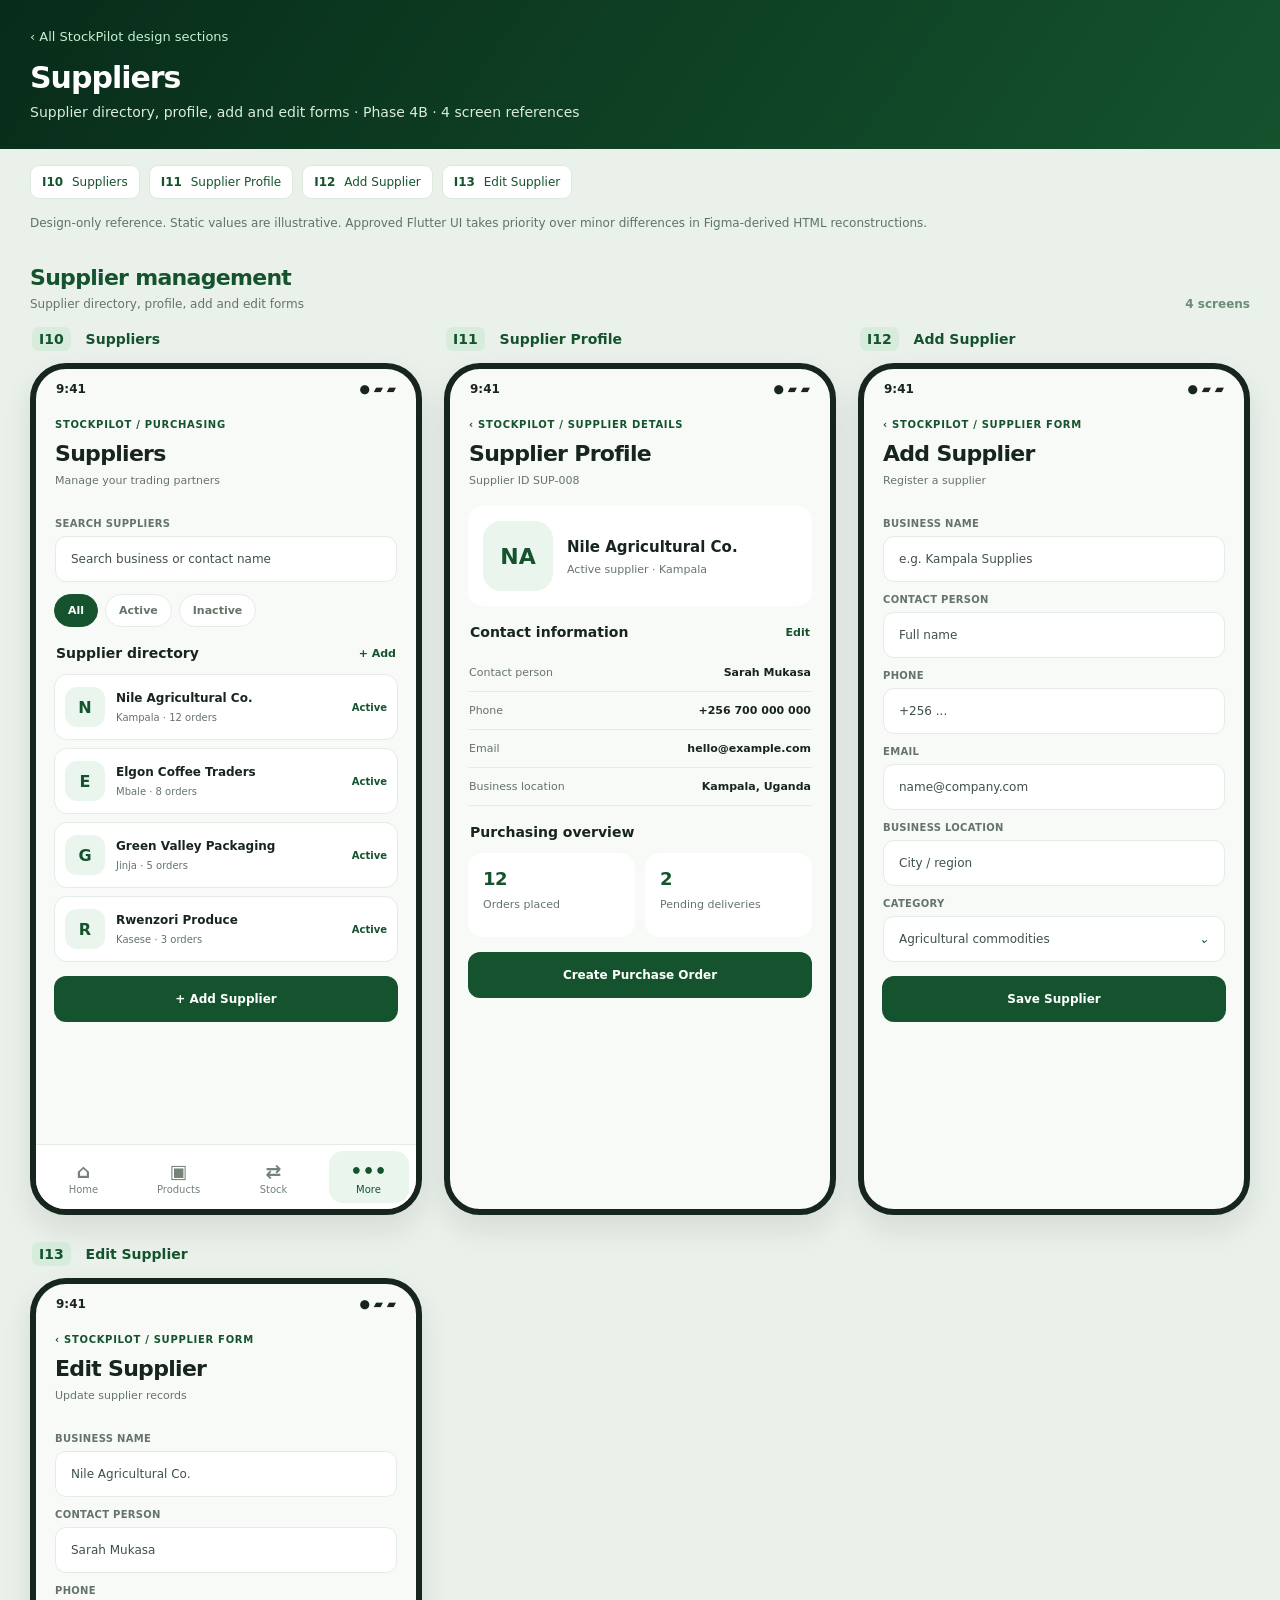
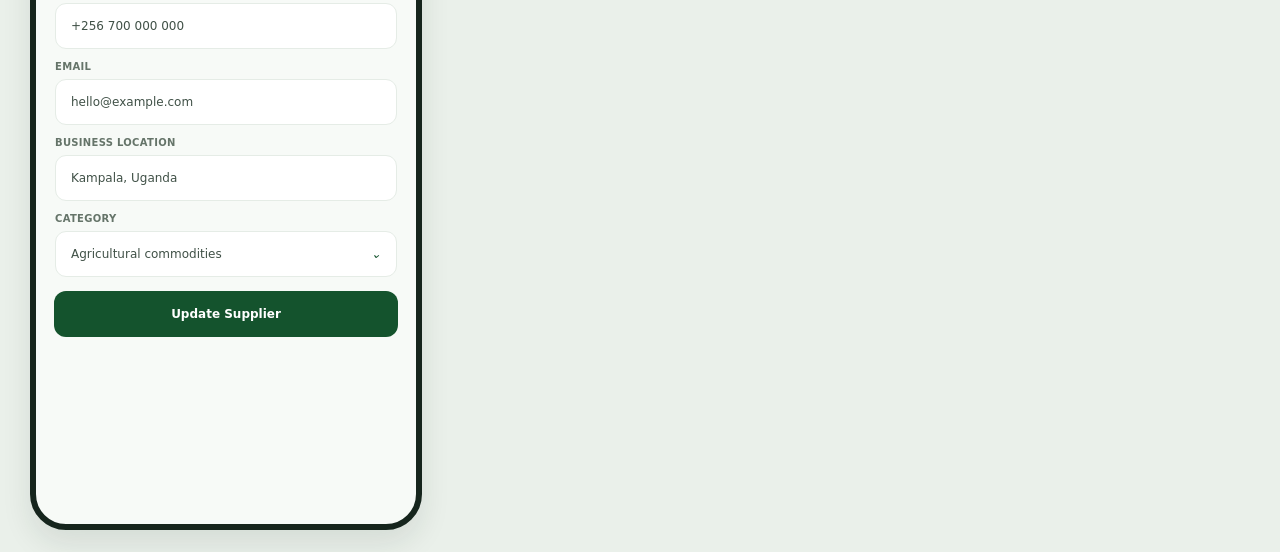
<file: docs/designs/suppliers.html>
<!doctype html>
<html lang="en"><head><meta charset="utf-8"><meta name="viewport" content="width=device-width, initial-scale=1">
<title>StockPilot — Suppliers (4 screens)</title>
<meta name="description" content="StockPilot focused Suppliers UI reference; 4 static phone mockups.">
<link rel="stylesheet" href="design_tokens.css"><link rel="stylesheet" href="components.css">
<!-- CODEX: This is a static HTML/CSS DESIGN REFERENCE, not production UI. Use native Flutter widgets.
     Relevant screen IDs: I10, I11, I12, I13.
     Read THIS file plus design_tokens.css and components.css, not the 55-screen master.
     Screen content is illustrative mock data; do not implement persistence in a UI-only phase.
     Figma-based designs are approximated HTML reconstructions, not exact Figma exports.
     Preserve previously approved Flutter implementations unless explicitly asked to change them. -->
<style>
/* Small page-specific shell styles; screen/phone styling remains in shared CSS. */
.split-top{background:linear-gradient(125deg,#082c1a,#14532d);color:#fff;padding:26px 30px}
.split-top .inner{max-width:1480px;margin:auto}.split-top a{color:#c5f0d1;text-decoration:none;font-size:13px}
.split-top h1{margin:15px 0 7px;font-size:30px;letter-spacing:-1px}.split-top p{margin:0;color:#d9ebde;line-height:1.5;max-width:790px;font-size:14px}
.split-index{max-width:1480px;padding:16px 30px 0;margin:auto;display:flex;flex-wrap:wrap;gap:9px}
.split-index a{text-decoration:none;background:#fff;border:1px solid #dce9dd;border-radius:9px;padding:9px 11px;color:#14532d;font-size:12px}
.split-index strong{margin-right:5px}.split-note{max-width:1480px;margin:15px auto;padding:0 30px;font-size:12px;line-height:1.6;color:#5b7664}
@media(max-width:600px){.split-top{padding:22px 18px}.split-index,.split-note{padding-left:18px;padding-right:18px}}
</style></head><body>
<div class="split-top"><div class="inner"><a href="index.html">‹ All StockPilot design sections</a><h1>Suppliers</h1><p>Supplier directory, profile, add and edit forms · Phase 4B · 4 screen references</p></div></div>
<nav class="split-index" aria-label="Screen jump navigation"><a href="#I10"><strong>I10</strong> Suppliers</a><a href="#I11"><strong>I11</strong> Supplier Profile</a><a href="#I12"><strong>I12</strong> Add Supplier</a><a href="#I13"><strong>I13</strong> Edit Supplier</a></nav>
<p class="split-note">Design-only reference. Static values are illustrative. Approved Flutter UI takes priority over minor differences in Figma-derived HTML reconstructions.</p>
<div class="section-block" data-group="supplier-management"><div class="group-header"><div><h2>Supplier management</h2><p>Supplier directory, profile, add and edit forms</p></div><span class="gcount">4 screens</span></div><section class="gallery">
<article class="phone-wrap" data-phase="4B" data-source="figma-expanded-recreated" data-title="Suppliers" id="I10"><div class="frame-caption"><span>I10</span> Suppliers</div><div class="phone"><div class="status"><b>9:41</b><span>● ▰ ▰</span></div><header class="head"><div class="eyebrow">STOCKPILOT / PURCHASING</div><h2>Suppliers</h2><p>Manage your trading partners</p></header><main><div class="field"><label>SEARCH SUPPLIERS</label><div class="fake-input">Search business or contact name</div></div><div class="chips"><span class="chip selected">All</span><span class="chip">Active</span><span class="chip">Inactive</span></div><div class="section-title"><strong>Supplier directory</strong><a>+ Add</a></div><div class="item"><div class="mini green">N</div><div class="itembody"><strong>Nile Agricultural Co.</strong><small>Kampala · 12 orders</small></div><div class="end">Active</div></div><div class="item"><div class="mini green">E</div><div class="itembody"><strong>Elgon Coffee Traders</strong><small>Mbale · 8 orders</small></div><div class="end">Active</div></div><div class="item"><div class="mini green">G</div><div class="itembody"><strong>Green Valley Packaging</strong><small>Jinja · 5 orders</small></div><div class="end">Active</div></div><div class="item"><div class="mini green">R</div><div class="itembody"><strong>Rwenzori Produce</strong><small>Kasese · 3 orders</small></div><div class="end">Active</div></div><div class="button">+ Add Supplier</div></main><div class="bottom"><div class="nav"><span>⌂</span><small>Home</small></div><div class="nav"><span>▣</span><small>Products</small></div><div class="nav"><span>⇄</span><small>Stock</small></div><div class="nav on"><span>•••</span><small>More</small></div></div></div></article>
<article class="phone-wrap" data-phase="4B" data-source="figma-expanded-recreated" data-title="Supplier Profile" id="I11"><div class="frame-caption"><span>I11</span> Supplier Profile</div><div class="phone"><div class="status"><b>9:41</b><span>● ▰ ▰</span></div><header class="head"><div class="eyebrow">‹  STOCKPILOT / SUPPLIER DETAILS</div><h2>Supplier Profile</h2><p>Supplier ID SUP-008</p></header><main><div class="supplier-banner"><div class="supplier-avatar">NA</div><div><strong>Nile Agricultural Co.</strong><small>Active supplier · Kampala</small></div></div><div class="section-title"><strong>Contact information</strong><a>Edit</a></div><div class="details"><div><span>Contact person</span><strong>Sarah Mukasa</strong></div><div><span>Phone</span><strong>+256 700 000 000</strong></div><div><span>Email</span><strong>hello@example.com</strong></div><div><span>Business location</span><strong>Kampala, Uganda</strong></div></div><div class="section-title"><strong>Purchasing overview</strong><a></a></div><div class="metrics"><div class="metric"><strong>12</strong><small>Orders placed</small></div><div class="metric"><strong>2</strong><small>Pending deliveries</small></div></div><div class="button">Create Purchase Order</div></main></div></article>
<article class="phone-wrap" data-phase="4B" data-source="figma-expanded-recreated" data-title="Add Supplier" id="I12"><div class="frame-caption"><span>I12</span> Add Supplier</div><div class="phone"><div class="status"><b>9:41</b><span>● ▰ ▰</span></div><header class="head"><div class="eyebrow">‹  STOCKPILOT / SUPPLIER FORM</div><h2>Add Supplier</h2><p>Register a supplier</p></header><main><div class="field"><label>BUSINESS NAME</label><div class="fake-input">e.g. Kampala Supplies</div></div><div class="field"><label>CONTACT PERSON</label><div class="fake-input">Full name</div></div><div class="field"><label>PHONE</label><div class="fake-input">+256 ...</div></div><div class="field"><label>EMAIL</label><div class="fake-input">name@company.com</div></div><div class="field"><label>BUSINESS LOCATION</label><div class="fake-input">City / region</div></div><div class="field"><label>CATEGORY</label><div class="fake-input">Agricultural commodities <i>⌄</i></div></div><div class="button">Save Supplier</div></main></div></article>
<article class="phone-wrap" data-phase="4B" data-source="figma-expanded-recreated" data-title="Edit Supplier" id="I13"><div class="frame-caption"><span>I13</span> Edit Supplier</div><div class="phone"><div class="status"><b>9:41</b><span>● ▰ ▰</span></div><header class="head"><div class="eyebrow">‹  STOCKPILOT / SUPPLIER FORM</div><h2>Edit Supplier</h2><p>Update supplier records</p></header><main><div class="field"><label>BUSINESS NAME</label><div class="fake-input">Nile Agricultural Co.</div></div><div class="field"><label>CONTACT PERSON</label><div class="fake-input">Sarah Mukasa</div></div><div class="field"><label>PHONE</label><div class="fake-input">+256 700 000 000</div></div><div class="field"><label>EMAIL</label><div class="fake-input">hello@example.com</div></div><div class="field"><label>BUSINESS LOCATION</label><div class="fake-input">Kampala, Uganda</div></div><div class="field"><label>CATEGORY</label><div class="fake-input">Agricultural commodities <i>⌄</i></div></div><div class="button">Update Supplier</div></main></div></article>
</section></div>
<script type="application/json" id="stockpilot-screen-manifest">[{"id":"I10","title":"Suppliers","section":"03 · Suppliers","phase":"4B","source":"figma-expanded-recreated","anchor":"suppliers","reference_only":true,"file":"suppliers.html"},{"id":"I11","title":"Supplier Profile","section":"03 · Suppliers","phase":"4B","source":"figma-expanded-recreated","anchor":"suppliers","reference_only":true,"file":"suppliers.html"},{"id":"I12","title":"Add Supplier","section":"03 · Suppliers","phase":"4B","source":"figma-expanded-recreated","anchor":"suppliers","reference_only":true,"file":"suppliers.html"},{"id":"I13","title":"Edit Supplier","section":"03 · Suppliers","phase":"4B","source":"figma-expanded-recreated","anchor":"suppliers","reference_only":true,"file":"suppliers.html"}]</script>
</body></html>
</file>
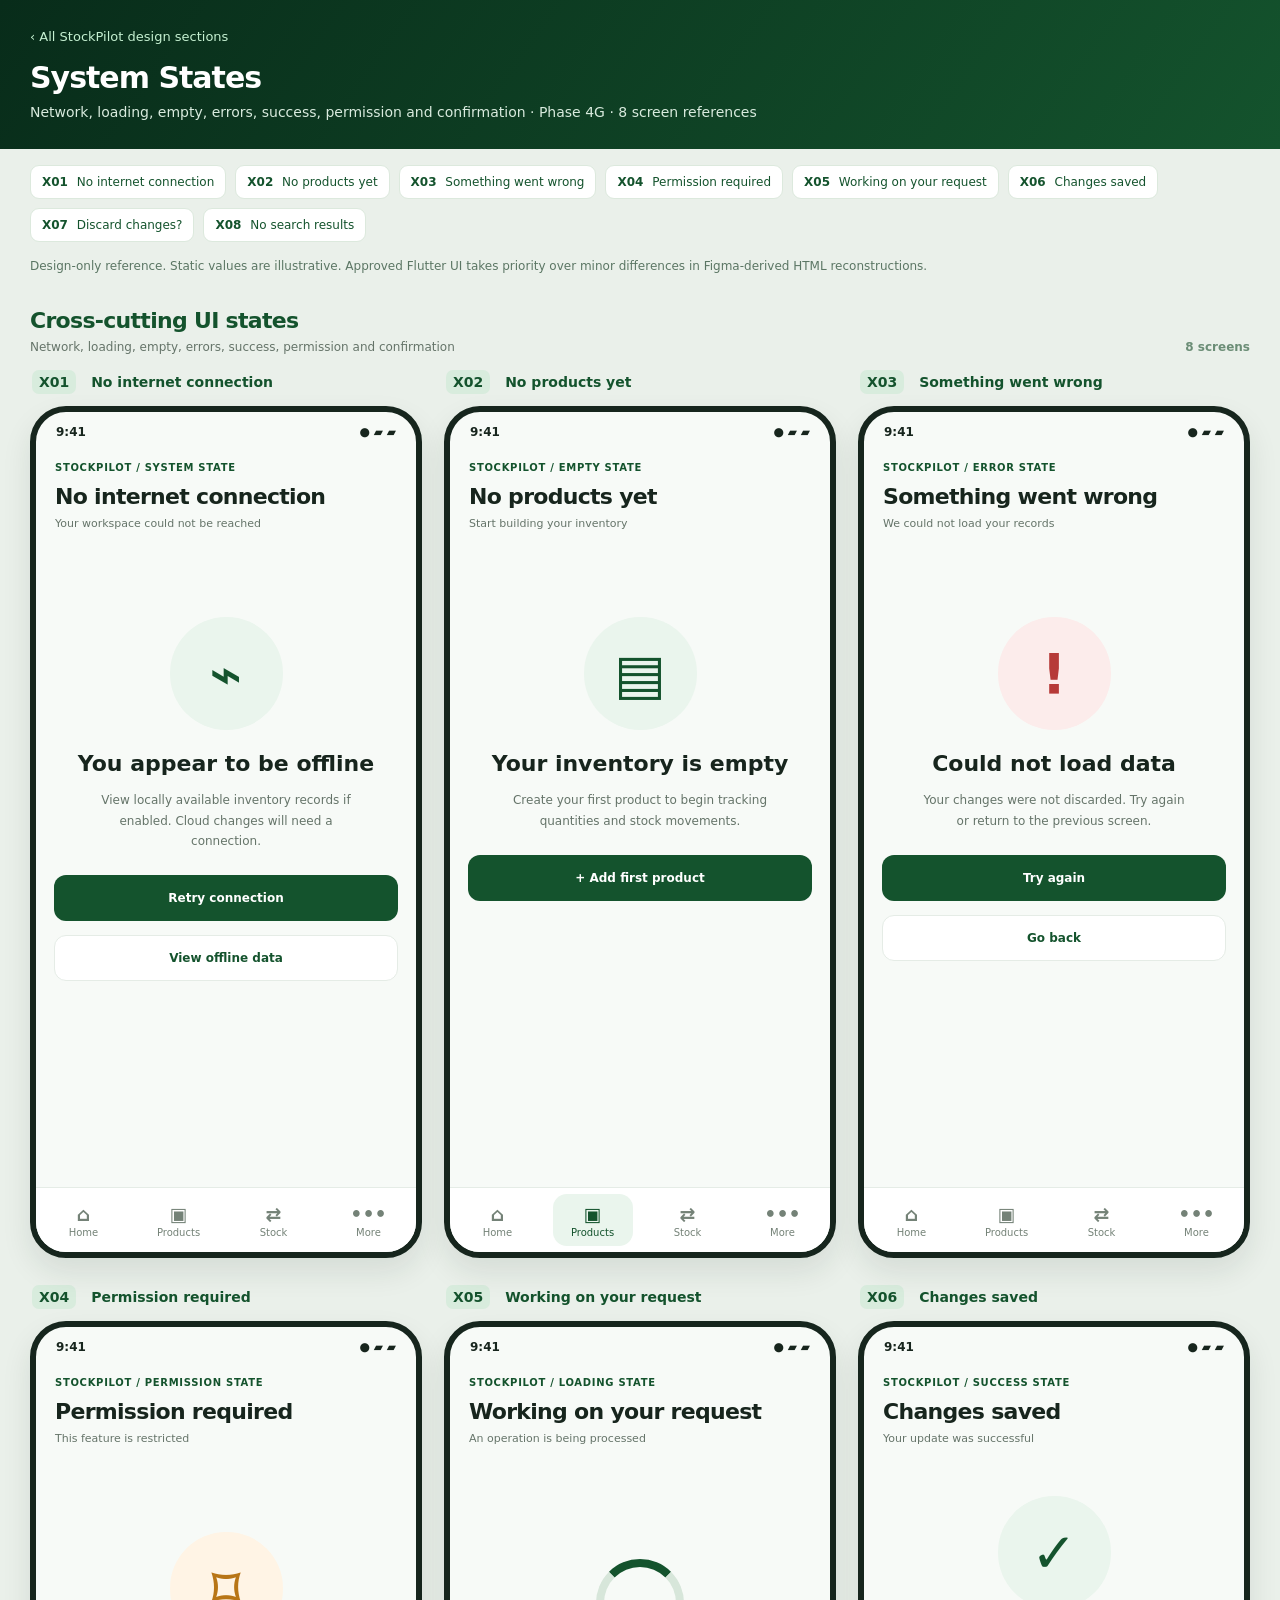
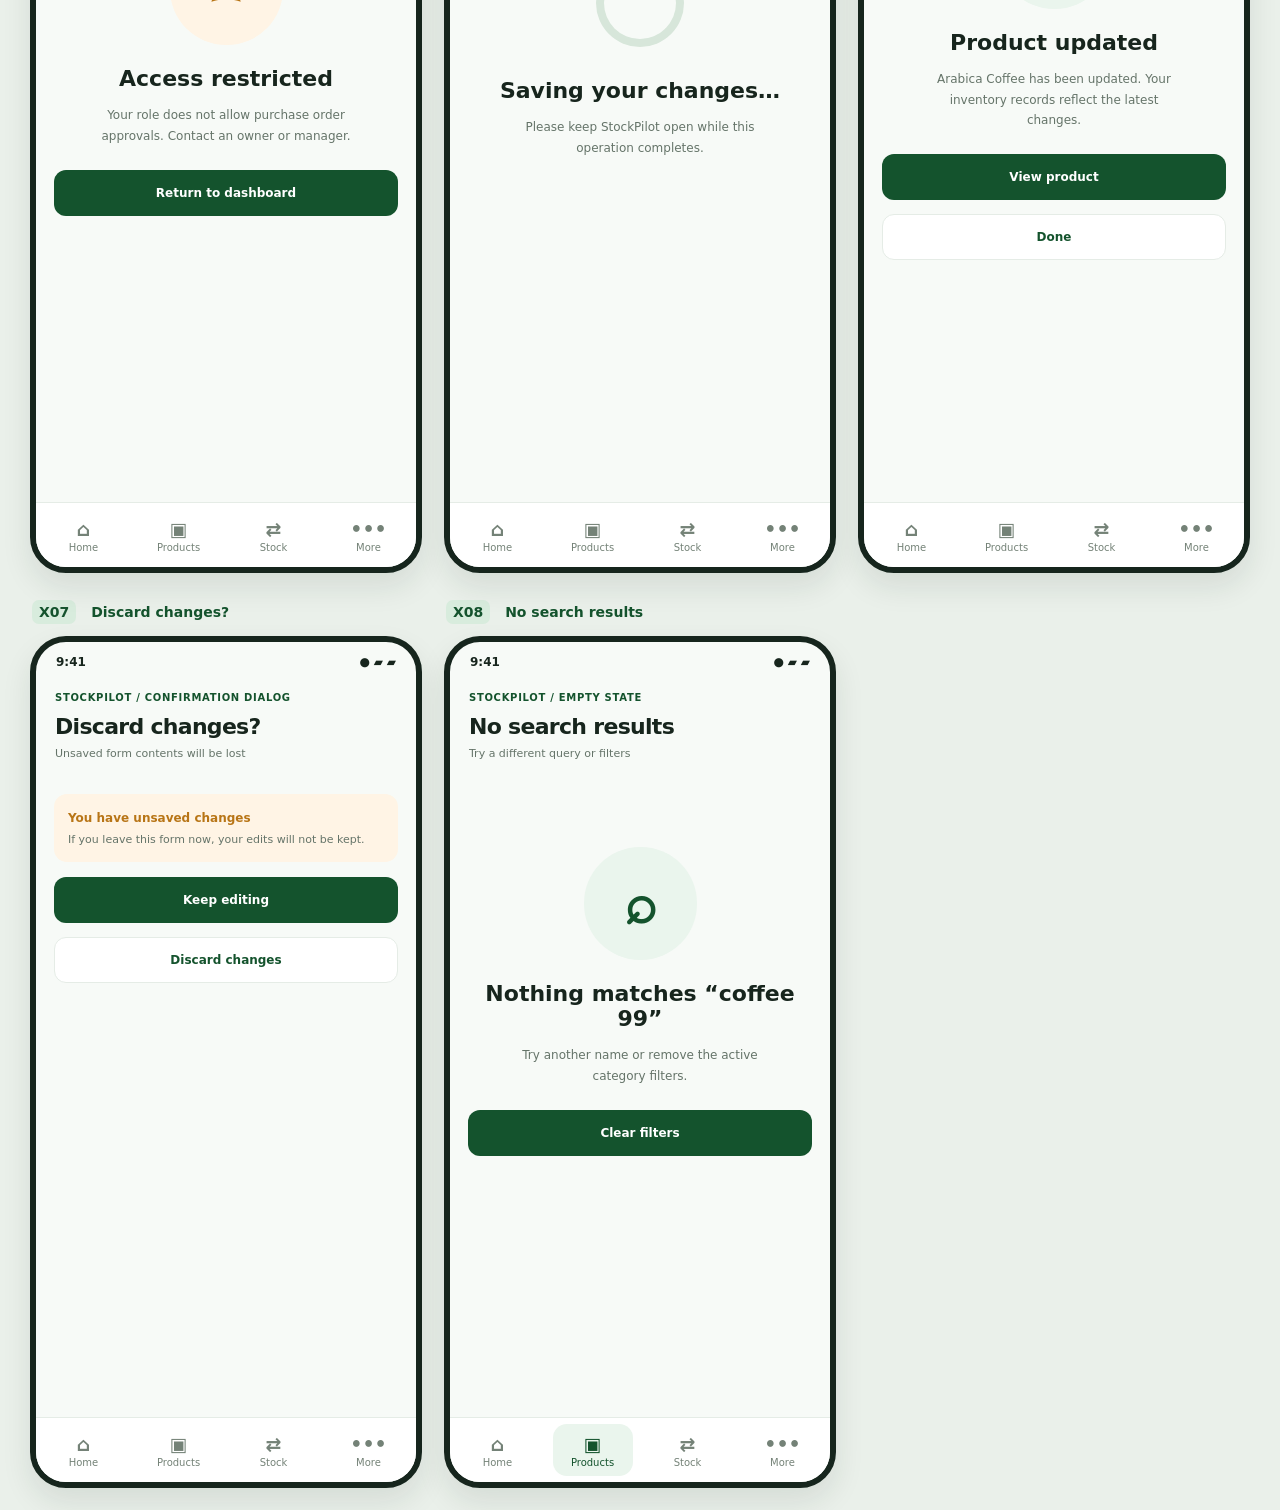
<file: docs/designs/system_states.html>
<!doctype html>
<html lang="en"><head><meta charset="utf-8"><meta name="viewport" content="width=device-width, initial-scale=1">
<title>StockPilot — System States (8 screens)</title>
<meta name="description" content="StockPilot focused System States UI reference; 8 static phone mockups.">
<link rel="stylesheet" href="design_tokens.css"><link rel="stylesheet" href="components.css">
<!-- CODEX: This is a static HTML/CSS DESIGN REFERENCE, not production UI. Use native Flutter widgets.
     Relevant screen IDs: X01, X02, X03, X04, X05, X06, X07, X08.
     Read THIS file plus design_tokens.css and components.css, not the 55-screen master.
     Screen content is illustrative mock data; do not implement persistence in a UI-only phase.
     Figma-based designs are approximated HTML reconstructions, not exact Figma exports.
     Preserve previously approved Flutter implementations unless explicitly asked to change them. -->
<style>
/* Small page-specific shell styles; screen/phone styling remains in shared CSS. */
.split-top{background:linear-gradient(125deg,#082c1a,#14532d);color:#fff;padding:26px 30px}
.split-top .inner{max-width:1480px;margin:auto}.split-top a{color:#c5f0d1;text-decoration:none;font-size:13px}
.split-top h1{margin:15px 0 7px;font-size:30px;letter-spacing:-1px}.split-top p{margin:0;color:#d9ebde;line-height:1.5;max-width:790px;font-size:14px}
.split-index{max-width:1480px;padding:16px 30px 0;margin:auto;display:flex;flex-wrap:wrap;gap:9px}
.split-index a{text-decoration:none;background:#fff;border:1px solid #dce9dd;border-radius:9px;padding:9px 11px;color:#14532d;font-size:12px}
.split-index strong{margin-right:5px}.split-note{max-width:1480px;margin:15px auto;padding:0 30px;font-size:12px;line-height:1.6;color:#5b7664}
@media(max-width:600px){.split-top{padding:22px 18px}.split-index,.split-note{padding-left:18px;padding-right:18px}}
</style></head><body>
<div class="split-top"><div class="inner"><a href="index.html">‹ All StockPilot design sections</a><h1>System States</h1><p>Network, loading, empty, errors, success, permission and confirmation · Phase 4G · 8 screen references</p></div></div>
<nav class="split-index" aria-label="Screen jump navigation"><a href="#X01"><strong>X01</strong> No internet connection</a><a href="#X02"><strong>X02</strong> No products yet</a><a href="#X03"><strong>X03</strong> Something went wrong</a><a href="#X04"><strong>X04</strong> Permission required</a><a href="#X05"><strong>X05</strong> Working on your request</a><a href="#X06"><strong>X06</strong> Changes saved</a><a href="#X07"><strong>X07</strong> Discard changes?</a><a href="#X08"><strong>X08</strong> No search results</a></nav>
<p class="split-note">Design-only reference. Static values are illustrative. Approved Flutter UI takes priority over minor differences in Figma-derived HTML reconstructions.</p>
<div class="section-block" data-group="cross-cutting-ui-states"><div class="group-header"><div><h2>Cross-cutting UI states</h2><p>Network, loading, empty, errors, success, permission and confirmation</p></div><span class="gcount">8 screens</span></div><section class="gallery">
<article class="phone-wrap" data-phase="4G" data-source="html-original" data-title="No internet connection" id="X01"><div class="frame-caption"><span>X01</span> No internet connection</div><div class="phone"><div class="status"><b>9:41</b><span>● ▰ ▰</span></div><header class="head"><div class="eyebrow">STOCKPILOT  /  SYSTEM STATE</div><h2>No internet connection</h2><p>Your workspace could not be reached</p></header><main><div class="state-illustration">⌁</div><h3 class="center-title">You appear to be offline</h3><p class="center-p">View locally available inventory records if enabled. Cloud changes will need a connection.</p><div class="button">Retry connection</div><div class="button secondary">View offline data</div></main><div class="bottom"><div class="nav"><span>⌂</span><small>Home</small></div><div class="nav"><span>▣</span><small>Products</small></div><div class="nav"><span>⇄</span><small>Stock</small></div><div class="nav"><span>•••</span><small>More</small></div></div></div></article>
<article class="phone-wrap" data-phase="4G" data-source="html-original" data-title="No products yet" id="X02"><div class="frame-caption"><span>X02</span> No products yet</div><div class="phone"><div class="status"><b>9:41</b><span>● ▰ ▰</span></div><header class="head"><div class="eyebrow">STOCKPILOT  /  EMPTY STATE</div><h2>No products yet</h2><p>Start building your inventory</p></header><main><div class="state-illustration">▤</div><h3 class="center-title">Your inventory is empty</h3><p class="center-p">Create your first product to begin tracking quantities and stock movements.</p><div class="button">+ Add first product</div></main><div class="bottom"><div class="nav"><span>⌂</span><small>Home</small></div><div class="nav on"><span>▣</span><small>Products</small></div><div class="nav"><span>⇄</span><small>Stock</small></div><div class="nav"><span>•••</span><small>More</small></div></div></div></article>
<article class="phone-wrap" data-phase="4G" data-source="html-original" data-title="Something went wrong" id="X03"><div class="frame-caption"><span>X03</span> Something went wrong</div><div class="phone"><div class="status"><b>9:41</b><span>● ▰ ▰</span></div><header class="head"><div class="eyebrow">STOCKPILOT  /  ERROR STATE</div><h2>Something went wrong</h2><p>We could not load your records</p></header><main><div class="state-illustration redicon">!</div><h3 class="center-title">Could not load data</h3><p class="center-p">Your changes were not discarded. Try again or return to the previous screen.</p><div class="button">Try again</div><div class="button secondary">Go back</div></main><div class="bottom"><div class="nav"><span>⌂</span><small>Home</small></div><div class="nav"><span>▣</span><small>Products</small></div><div class="nav"><span>⇄</span><small>Stock</small></div><div class="nav"><span>•••</span><small>More</small></div></div></div></article>
<article class="phone-wrap" data-phase="4G" data-source="html-original" data-title="Permission required" id="X04"><div class="frame-caption"><span>X04</span> Permission required</div><div class="phone"><div class="status"><b>9:41</b><span>● ▰ ▰</span></div><header class="head"><div class="eyebrow">STOCKPILOT  /  PERMISSION STATE</div><h2>Permission required</h2><p>This feature is restricted</p></header><main><div class="state-illustration ambericon">⌑</div><h3 class="center-title">Access restricted</h3><p class="center-p">Your role does not allow purchase order approvals. Contact an owner or manager.</p><div class="button">Return to dashboard</div></main><div class="bottom"><div class="nav"><span>⌂</span><small>Home</small></div><div class="nav"><span>▣</span><small>Products</small></div><div class="nav"><span>⇄</span><small>Stock</small></div><div class="nav"><span>•••</span><small>More</small></div></div></div></article>
<article class="phone-wrap" data-phase="4G" data-source="html-original" data-title="Working on your request" id="X05"><div class="frame-caption"><span>X05</span> Working on your request</div><div class="phone"><div class="status"><b>9:41</b><span>● ▰ ▰</span></div><header class="head"><div class="eyebrow">STOCKPILOT  /  LOADING STATE</div><h2>Working on your request</h2><p>An operation is being processed</p></header><main><div class="loading-ring"></div><h3 class="center-title">Saving your changes…</h3><p class="center-p">Please keep StockPilot open while this operation completes.</p></main><div class="bottom"><div class="nav"><span>⌂</span><small>Home</small></div><div class="nav"><span>▣</span><small>Products</small></div><div class="nav"><span>⇄</span><small>Stock</small></div><div class="nav"><span>•••</span><small>More</small></div></div></div></article>
<article class="phone-wrap" data-phase="4G" data-source="html-original" data-title="Changes saved" id="X06"><div class="frame-caption"><span>X06</span> Changes saved</div><div class="phone"><div class="status"><b>9:41</b><span>● ▰ ▰</span></div><header class="head"><div class="eyebrow">STOCKPILOT  /  SUCCESS STATE</div><h2>Changes saved</h2><p>Your update was successful</p></header><main><div class="success-mark">✓</div><h3 class="center-title">Product updated</h3><p class="center-p">Arabica Coffee has been updated. Your inventory records reflect the latest changes.</p><div class="button">View product</div><div class="button secondary">Done</div></main><div class="bottom"><div class="nav"><span>⌂</span><small>Home</small></div><div class="nav"><span>▣</span><small>Products</small></div><div class="nav"><span>⇄</span><small>Stock</small></div><div class="nav"><span>•••</span><small>More</small></div></div></div></article>
<article class="phone-wrap" data-phase="4G" data-source="html-original" data-title="Discard changes?" id="X07"><div class="frame-caption"><span>X07</span> Discard changes?</div><div class="phone"><div class="status"><b>9:41</b><span>● ▰ ▰</span></div><header class="head"><div class="eyebrow">STOCKPILOT  /  CONFIRMATION DIALOG</div><h2>Discard changes?</h2><p>Unsaved form contents will be lost</p></header><main><div class="notice amber"><strong>You have unsaved changes</strong><p>If you leave this form now, your edits will not be kept.</p></div><div class="button">Keep editing</div><div class="button secondary">Discard changes</div></main><div class="bottom"><div class="nav"><span>⌂</span><small>Home</small></div><div class="nav"><span>▣</span><small>Products</small></div><div class="nav"><span>⇄</span><small>Stock</small></div><div class="nav"><span>•••</span><small>More</small></div></div></div></article>
<article class="phone-wrap" data-phase="4G" data-source="html-original" data-title="No search results" id="X08"><div class="frame-caption"><span>X08</span> No search results</div><div class="phone"><div class="status"><b>9:41</b><span>● ▰ ▰</span></div><header class="head"><div class="eyebrow">STOCKPILOT  /  EMPTY STATE</div><h2>No search results</h2><p>Try a different query or filters</p></header><main><div class="state-illustration">⌕</div><h3 class="center-title">Nothing matches “coffee 99”</h3><p class="center-p">Try another name or remove the active category filters.</p><div class="button">Clear filters</div></main><div class="bottom"><div class="nav"><span>⌂</span><small>Home</small></div><div class="nav on"><span>▣</span><small>Products</small></div><div class="nav"><span>⇄</span><small>Stock</small></div><div class="nav"><span>•••</span><small>More</small></div></div></div></article>
</section></div>
<script type="application/json" id="stockpilot-screen-manifest">[{"id":"X01","title":"No internet connection","section":"08 · System states","phase":"4G","source":"html-original","anchor":"states","reference_only":true,"file":"system_states.html"},{"id":"X02","title":"No products yet","section":"08 · System states","phase":"4G","source":"html-original","anchor":"states","reference_only":true,"file":"system_states.html"},{"id":"X03","title":"Something went wrong","section":"08 · System states","phase":"4G","source":"html-original","anchor":"states","reference_only":true,"file":"system_states.html"},{"id":"X04","title":"Permission required","section":"08 · System states","phase":"4G","source":"html-original","anchor":"states","reference_only":true,"file":"system_states.html"},{"id":"X05","title":"Working on your request","section":"08 · System states","phase":"4G","source":"html-original","anchor":"states","reference_only":true,"file":"system_states.html"},{"id":"X06","title":"Changes saved","section":"08 · System states","phase":"4G","source":"html-original","anchor":"states","reference_only":true,"file":"system_states.html"},{"id":"X07","title":"Discard changes?","section":"08 · System states","phase":"4G","source":"html-original","anchor":"states","reference_only":true,"file":"system_states.html"},{"id":"X08","title":"No search results","section":"08 · System states","phase":"4G","source":"html-original","anchor":"states","reference_only":true,"file":"system_states.html"}]</script>
</body></html>
</file>
<file: docs/designs/design_tokens.css>
/* StockPilot reference colors — single design-token source for the HTML gallery.
   These are reference tokens; production Flutter tokens belong in AppTheme. */
:root {
  --primary: #14532D;
  --bright: #16A34A;
  --soft: #EAF5ED;
  --ink: #17251D;
  --muted: #657469;
  --border: #E5ECE6;
  --surface: #F7FAF7;
  --danger: #B63A38;
  --warning: #B87516;
  --canvas: #EAF0EA;
}
</file>
<file: docs/designs/components.css>
/* Shared visual language and static phone-mockup styles.
   These are design references, not production UI code. */
*{box-sizing:border-box}body{margin:0;background:#eaf0ea;font-family:Inter,system-ui,-apple-system,"Segoe UI",sans-serif;color:var(--ink)}.intro{max-width:1100px;padding:45px 30px;margin:auto}.intro h1{font-size:34px;margin:8px 0}.intro p{max-width:820px;color:#5a6a60;line-height:1.6}.sectionbar{max-width:1560px;margin:35px auto 18px;padding:0 30px;font-weight:750;color:var(--primary);font-size:22px}.gallery{max-width:1560px;margin:auto;display:grid;grid-template-columns:repeat(auto-fill,minmax(330px,1fr));gap:35px 25px;padding:0 30px 60px}.phone-wrap{width:min(100%,393px)}.frame-caption{font-size:14px;color:var(--primary);font-weight:750;margin:0 0 12px}.frame-caption span{color:#8a998f;font-weight:700;margin-right:10px}.phone{height:740px;background:var(--surface);border:6px solid #16251d;border-radius:38px;overflow:hidden;position:relative;box-shadow:0 16px 35px #14271c20}.status{height:38px;padding:13px 20px 0;display:flex;justify-content:space-between;font-size:12px}.head{padding:12px 19px 10px}.eyebrow{font-size:10px;color:var(--primary);font-weight:800;letter-spacing:.7px}.head h2{font-size:22px;letter-spacing:-.7px;line-height:1.16;margin:11px 0 7px}.head p{font-size:11px;color:var(--muted);margin:0}.phone main{height:570px;overflow:hidden;padding:12px 17px 20px}.bottom{height:65px;background:white;position:absolute;bottom:0;left:0;right:0;display:flex;justify-content:space-around;align-items:center;border-top:1px solid var(--border)}.nav{color:#748277;text-align:center;width:80px;height:52px;display:flex;flex-direction:column;align-items:center;justify-content:center;gap:2px;border-radius:14px}.nav.on{color:var(--primary);background:var(--soft)}.nav span{font-weight:750;font-size:19px}.nav small{font-size:10px}.metrics{display:grid;grid-template-columns:1fr 1fr;gap:10px;margin:6px 0 22px}.metric{padding:15px;background:white;border-radius:15px;min-height:84px}.metric strong{display:block;font-size:20px;color:var(--primary);letter-spacing:-.6px}.metric small{display:block;color:var(--muted);font-size:11px;margin-top:9px}.section-title{display:flex;justify-content:space-between;align-items:center;font-size:14px;margin:18px 2px 13px}.section-title a{color:var(--primary);font-size:11px;font-weight:700}.item{display:flex;align-items:center;gap:11px;padding:10px;background:white;min-height:66px;border:1px solid var(--border);border-radius:13px;margin:8px 0}.mini{background:var(--soft);border-radius:12px;width:40px;height:40px;display:flex;justify-content:center;align-items:center;color:var(--primary);font-weight:750;flex:none}.mini.amber{background:#fff4e5;color:var(--warning)}.mini.red{background:#fceceb;color:var(--danger)}.itembody{min-width:0;flex:1}.itembody strong{display:block;font-size:12px;white-space:nowrap;overflow:hidden;text-overflow:ellipsis}.itembody small{display:block;color:var(--muted);font-size:10px;margin-top:7px}.end{font-size:10px;font-weight:750;color:var(--primary);text-align:right;max-width:90px}.field{margin:12px 1px}.field label{display:block;font-size:10px;font-weight:750;color:var(--muted);margin-bottom:7px;letter-spacing:.3px}.fake-input{background:#fff;padding:15px;border:1px solid var(--border);border-radius:11px;font-size:12px;color:#405147;min-height:45px}.fake-input i{float:right;color:var(--primary)}.button{height:46px;display:flex;align-items:center;justify-content:center;border-radius:12px;background:var(--primary);color:white;font-weight:750;font-size:12px;margin:14px 0}.button.secondary{color:var(--primary);background:white;border:1px solid var(--border)}.notice{background:#eaf5ed;padding:13px 14px;border-radius:13px;margin:15px 0}.notice.amber{background:#fff4e5}.notice.red{background:#fceceb}.notice strong{font-size:12px;color:var(--primary)}.notice.amber strong{color:var(--warning)}.notice.red strong{color:var(--danger)}.notice p{font-size:11px;color:var(--muted);line-height:1.5;margin:6px 0 0}.chips{display:flex;gap:7px;margin:10px 0 16px;flex-wrap:wrap}.chip{font-size:11px;font-weight:650;background:white;border-radius:18px;border:1px solid var(--border);padding:9px 13px;color:var(--muted)}.chip.selected{background:var(--primary);color:white;border-color:var(--primary)}.details{margin:14px 0 18px}.details>div{display:flex;justify-content:space-between;gap:15px;padding:12px 1px;border-bottom:1px solid var(--border);font-size:11px}.details span{color:var(--muted)}.details strong{text-align:right}.graph{display:flex;align-items:end;justify-content:space-around;height:150px;padding:10px 8px 0;background:white;border-radius:15px;margin:12px 0 16px}.barcol{text-align:center;display:flex;flex-direction:column;justify-content:flex-end;align-items:center;height:100%}.bar{background:#67b48a;width:23px;border-radius:7px 7px 2px 2px}.barcol small{margin-top:7px;color:var(--muted);font-size:10px}.welcome-mark,.success-mark,.state-illustration{margin:32px auto 21px;width:113px;height:113px;border-radius:56px;background:var(--soft);color:var(--primary);display:flex;align-items:center;justify-content:center;font-weight:800;font-size:55px}.hero-title,.center-title{text-align:center;color:var(--ink);font-size:22px;margin:14px 0}.hero-title{color:var(--primary);font-size:30px}.hero-sub,.center-p{text-align:center;color:var(--muted);font-size:12px;line-height:1.7;margin:12px auto 24px;max-width:265px}.illustrated{padding:25px;text-align:center;background:var(--soft);color:var(--primary);border-radius:14px;font-size:17px;font-weight:750;margin:20px 0 28px}.illustrated small{font-size:11px}.minor-link{text-align:right;font-size:11px;color:var(--primary);font-weight:700}.state-illustration{margin-top:68px}.redicon{background:#fceceb;color:var(--danger)}.ambericon{background:#fff4e5;color:var(--warning)}.loading-ring{width:88px;height:88px;border:8px solid #d7e6da;border-top-color:var(--primary);border-radius:50%;margin:95px auto 31px}.metadata{font-size:12px;color:#63816b;background:#eff8f0;padding:14px 18px;border:1px solid #dae9da;border-radius:12px;margin-top:18px}nav.toplinks{max-width:1100px;margin:0 auto 20px;display:flex;gap:12px;padding:0 30px;flex-wrap:wrap}nav.toplinks a{font-size:12px;padding:9px 12px;background:white;border-radius:10px;text-decoration:none;color:var(--primary)}@media(max-width:550px){.intro{padding:22px 18px}.gallery{padding:0 20px 45px;gap:22px;grid-template-columns:1fr}.phone-wrap{margin:auto}.phone{max-width:393px}.sectionbar{padding:0 20px}}

/* Consolidated single-file improvements and expanded Figma-derived references */

html{scroll-behavior:smooth} body{background:var(--canvas)}
.hero-intro{background:linear-gradient(125deg,#082c1a 0%,#14532d 62%,#26764c 100%);color:white;padding:47px 0 52px}
.hero-intro .inner{max-width:1480px;padding:0 32px;margin:auto}
.hero-intro .eyebrow{color:#b5edc7}
.hero-intro h1{font-size:clamp(32px,4vw,52px);letter-spacing:-2px;margin:12px 0}
.hero-intro p{color:#d1e5d6;font-size:15px;max-width:850px;line-height:1.65}
.hero-intro .subtle{color:#b7d3c1;font-size:12px}
.brand-row{display:flex;align-items:center;gap:14px;font-weight:800;font-size:16px}
.brand-glyph{border:2px solid #a7eac3;color:#dcffe7;border-radius:12px;width:43px;height:43px;display:grid;place-items:center;font-size:26px}
.statbar{display:flex;gap:12px;flex-wrap:wrap;margin-top:24px}
.stat{border:1px solid #558768;padding:12px 15px;border-radius:12px;color:#fff;min-width:120px;background:#ffffff0a}
.stat strong{display:block;font-size:22px}.stat small{color:#b7d3c1;font-size:11px;line-height:1.7}
.notice-banner{background:#fff9eb;border-bottom:1px solid #e6dbbc;padding:15px 30px;color:#725618;font-size:13px}
.notice-banner div{max-width:1480px;margin:auto;line-height:1.55}
.gallery-toolbar{position:sticky;top:0;z-index:10;background:#f7faf7f5;border-bottom:1px solid #dfe8df;backdrop-filter:blur(12px)}
.gallery-toolbar .inner{max-width:1480px;margin:auto;padding:13px 30px;display:flex;align-items:center;gap:10px;flex-wrap:wrap}
.gallery-toolbar label{font-size:12px;font-weight:750;color:#31523b}
.gallery-toolbar input,.gallery-toolbar select{border:1px solid #cbdccd;background:white;border-radius:10px;padding:11px 13px;font:inherit;font-size:13px;min-width:190px;outline-color:#16884d}
.gallery-toolbar input{flex:1;min-width:220px}
.gallery-toolbar button{background:#14532d;color:white;border:0;border-radius:10px;padding:12px 17px;cursor:pointer;font-weight:700}
.gallery-toolbar .count{margin-left:auto;color:#53725d;font-size:12px;font-weight:750}
.sections-index{max-width:1480px;margin:26px auto;padding:0 30px}
.section-jump{display:flex;gap:8px;flex-wrap:wrap}
.section-jump a{text-decoration:none;border:1px solid #dce9dd;background:#fff;border-radius:11px;padding:10px 12px;font-size:12px;color:#14532d;font-weight:750}
.group-header{max-width:1480px;margin:32px auto 16px;padding:0 30px;display:flex;justify-content:space-between;align-items:end;gap:20px;scroll-margin-top:93px}
.group-header h2{font-size:22px;letter-spacing:-.7px;color:#14532d;margin:0 0 7px}
.group-header p{font-size:12px;color:#657469;margin:0}
.group-header .gcount{font-size:12px;color:#6b8d76;font-weight:700}
.gallery{max-width:1480px;padding-bottom:22px;grid-template-columns:repeat(auto-fill,minmax(338px,1fr));gap:27px 22px}
.phone-wrap{max-width:393px;scroll-margin-top:91px}
.phone{height:852px;border-radius:36px;box-shadow:0 14px 30px #11251a19;background:#f7faf7}
.phone main{height:auto;overflow:auto;position:absolute;top:125px;bottom:66px;left:0;right:0;padding:12px 18px 18px;scrollbar-width:thin;scrollbar-color:#cddfd0 transparent}
.phone main::-webkit-scrollbar{width:4px}.phone main::-webkit-scrollbar-thumb{background:#cddfd0;border-radius:4px}
.phone:not(:has(.bottom)) main{bottom:10px}
.phone .head h2{font-size:22px}
.frame-caption{padding:0 2px;font-size:14px}
.frame-caption span{background:#d8ecdd;border-radius:7px;color:#14532d;padding:4px 7px;display:inline-block;font-weight:850}
.hero-card{background:linear-gradient(140deg,#14532d,#236841);padding:22px 20px;border-radius:17px;margin:10px 0 16px;color:#fff;box-shadow:0 7px 15px #18452d20}
.hero-kicker{font-size:10px;color:#d7ebdd;font-weight:800;letter-spacing:.7px}
.hero-number{font-size:26px;font-weight:850;letter-spacing:-.8px;margin:10px 0 9px}
.hero-foot{font-size:11px;color:#d4f4df}
.greeting-row{display:flex;justify-content:space-between;align-items:center;gap:10px;margin:2px 0 13px}
.greeting-row b{font-size:17px}.greeting-row small{display:block;font-size:11px;margin-top:6px;color:var(--muted)}
.bell{width:35px;height:35px;border-radius:12px;background:#eaf5ed;display:grid;place-items:center;color:#14532d;font-size:20px}
.product-art{height:160px;border-radius:17px;background:radial-gradient(circle at 29% 32%,#bf9a75 0%,transparent 23%),radial-gradient(circle at 62% 64%,#8f6946 0%,transparent 29%),linear-gradient(130deg,#dbc8ab,#a47d54);display:flex;flex-direction:column;justify-content:center;align-items:center;color:#fff;margin-bottom:12px;overflow:hidden}
.product-art-mark{font-size:50px;text-shadow:0 4px 10px #452c1755}.product-art strong{font-size:19px;text-shadow:0 2px 8px #452c17}.product-art small{font-size:10px;margin-top:5px}
.pill-row{display:flex;gap:8px}.focus-note{background:#eaf5ed;border-radius:13px;padding:16px;margin:12px 0;color:#14532d;display:flex;justify-content:space-between;gap:12px;align-items:center}
.focus-note strong{font-size:12px}.focus-note small{font-weight:800}
.supplier-banner{background:white;padding:15px;display:flex;align-items:center;gap:14px;border-radius:15px}
.supplier-banner strong{font-size:15px}.supplier-banner small{display:block;color:#657469;margin-top:7px;font-size:11px}
.supplier-avatar{width:70px;height:70px;display:grid;place-items:center;background:#eaf5ed;color:#14532d;border-radius:18px;font-weight:850;font-size:22px}
.phone .metric strong{font-size:18px}.phone .metrics{margin:8px 0 15px}
.phone .graph{height:170px;overflow:hidden}.phone .barcol{min-width:35px}.phone .bar{max-height:120px}
.phone .item{margin:8px 0}
.phone .button{cursor:default}
.inline-code-note{max-width:1480px;margin:38px auto 70px;padding:0 30px}
.inline-code-note .panel{background:#fff;border:1px solid #d9e6da;border-radius:16px;padding:23px}
.inline-code-note h2{color:#14532d;margin:0 0 14px;font-size:21px}
.inline-code-note p,.inline-code-note li{color:#516357;font-size:13px;line-height:1.7}
.inline-code-note code{background:#ebf5ec;border-radius:5px;padding:2px 5px;color:#14532d}
.board{max-width:1480px;margin:24px auto 30px;padding:0 30px}
.board details{background:white;border:1px solid #dce9dd;border-radius:15px;padding:15px}
.board summary{cursor:pointer;color:#14532d;font-weight:800}
.board p{font-size:12px;color:#657469;line-height:1.5}
.board img{display:block;width:100%;height:auto;border-radius:10px;border:1px solid #edf1ed}
.empty-results{display:none;text-align:center;background:white;padding:30px;margin:35px auto;border-radius:15px;max-width:500px;color:#657469}
.no-match .empty-results{display:block}
.group-hidden{display:none}
.gallery article.hidden{display:none}
#screen-index{max-width:1480px;margin:20px auto 0;padding:0 30px}
#screen-index details{background:white;border:1px solid #dce9dd;border-radius:14px;padding:14px 18px}
#screen-index summary{color:#14532d;font-size:13px;font-weight:800;cursor:pointer}
.index-grid{display:grid;grid-template-columns:repeat(auto-fill,minmax(180px,1fr));gap:7px 18px;margin-top:17px}
.index-grid a{color:#3b6747;text-decoration:none;padding:6px;font-size:12px}
.index-grid a:hover{text-decoration:underline}
@media(max-width:600px){.hero-intro .inner{padding:0 20px}.hero-intro{padding:31px 0}.gallery-toolbar .inner{padding:12px 17px}.sections-index,.group-header,#screen-index,.board,.inline-code-note{padding-left:18px;padding-right:18px}.gallery{grid-template-columns:1fr;padding:0 14px 25px}.phone-wrap{width:min(100%,393px)}.phone{height:820px}.group-header{display:block}.group-header .gcount{margin-top:6px}.gallery-toolbar .count{margin:0}.section-jump a{font-size:11px}}
@media print{.gallery-toolbar,.hero-intro,.board,.sections-index,.inline-code-note,.notice-banner{display:none!important}.gallery{display:grid;grid-template-columns:repeat(2,1fr);gap:20px}.phone-wrap{break-inside:avoid}.phone{box-shadow:none}.group-header{break-before:page}.phone main{overflow:hidden}}
</file>
